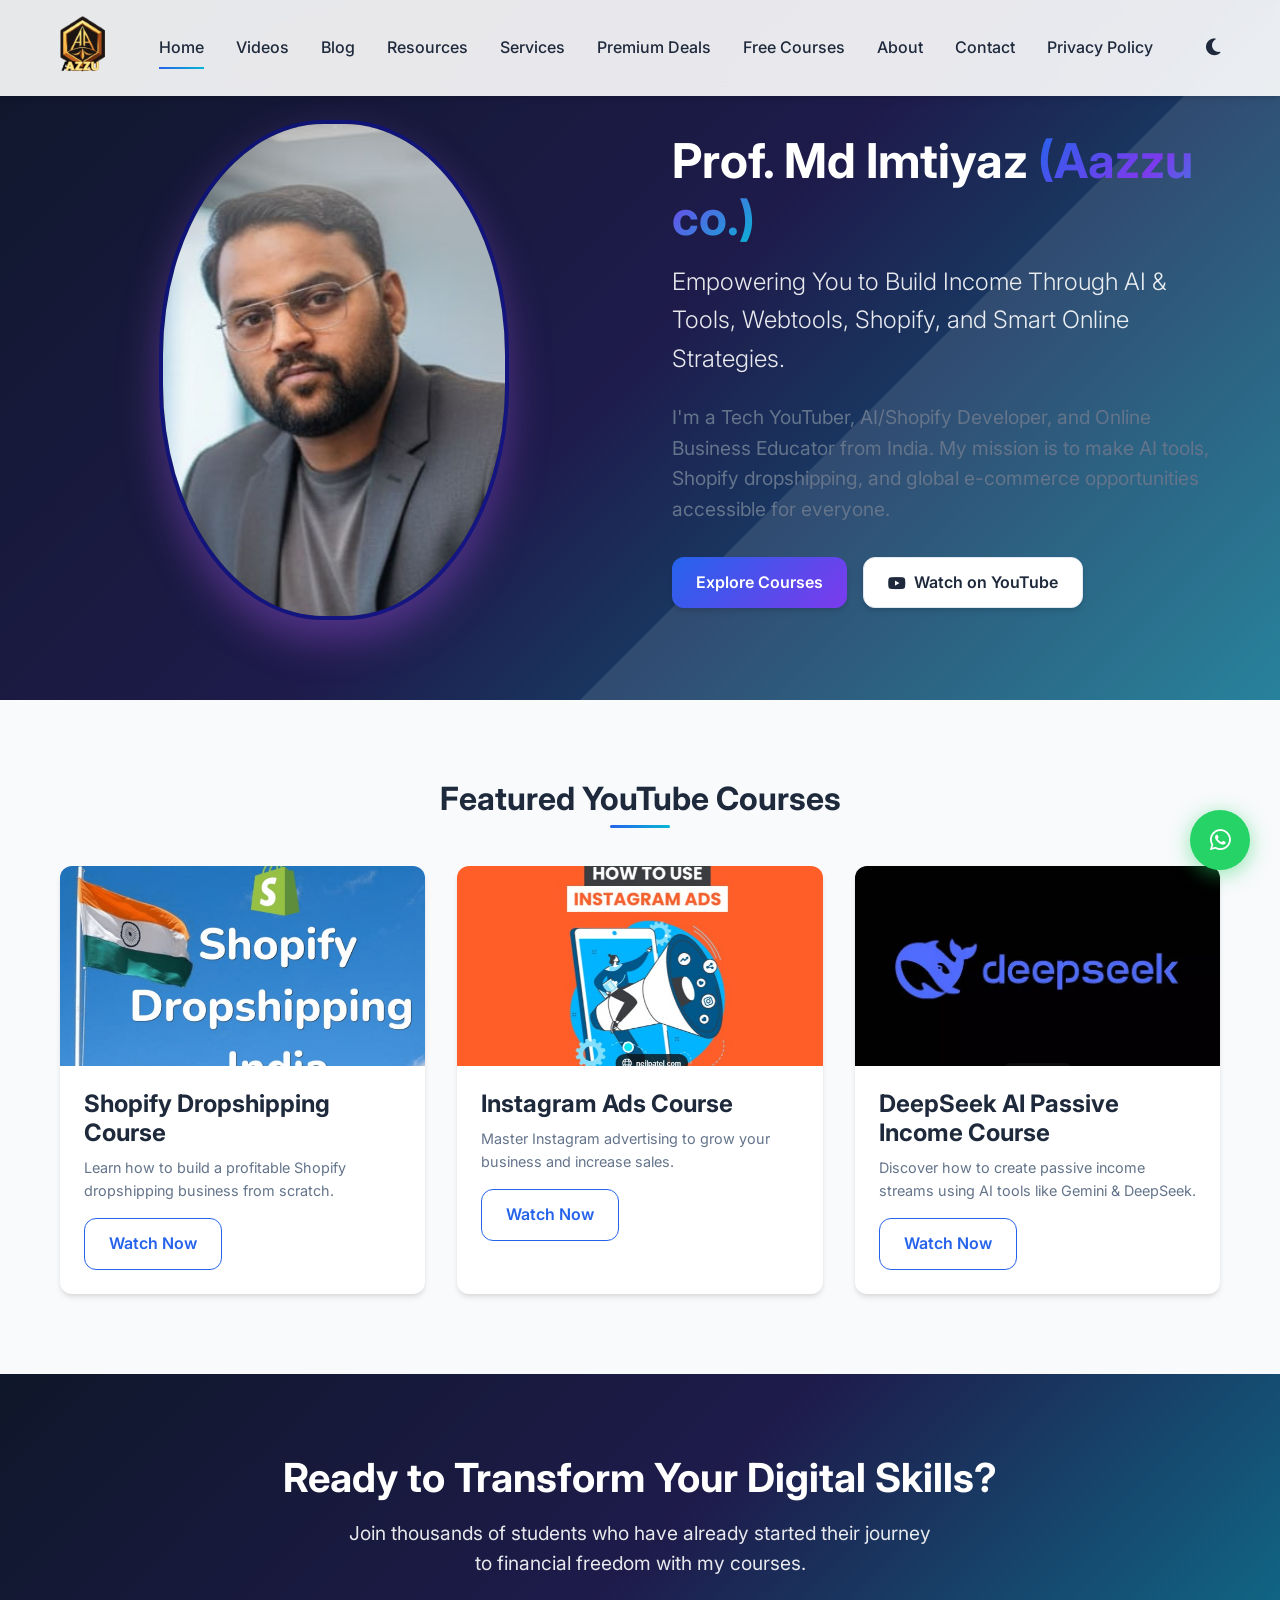
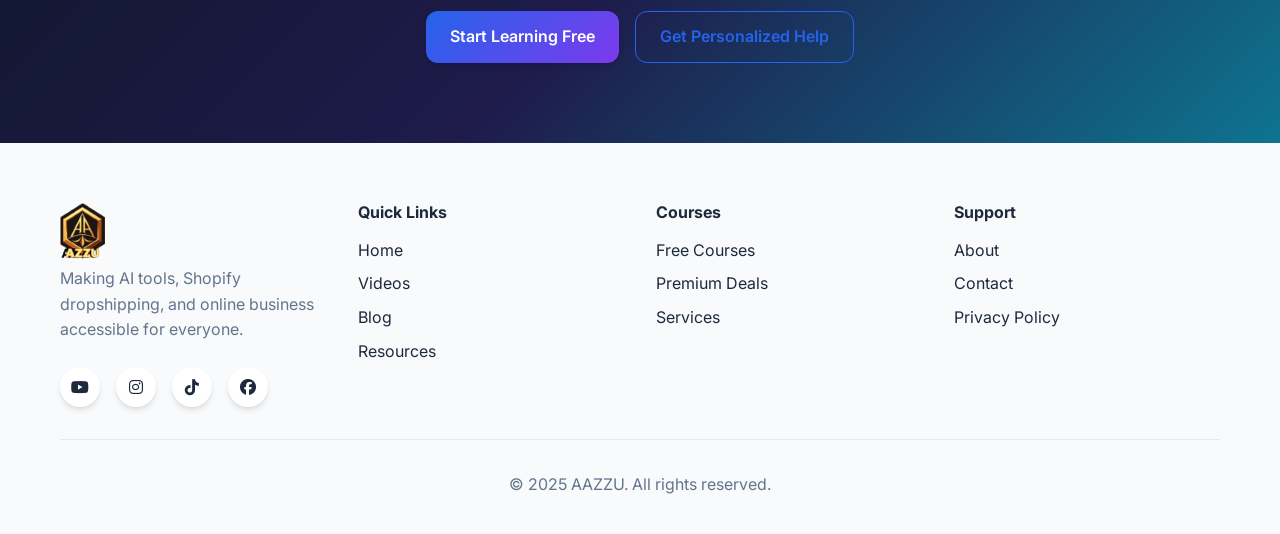
<file: index.html>
<!DOCTYPE html>
<html lang="en">
<head>
    <meta charset="UTF-8">
    <meta name="viewport" content="width=device-width, initial-scale=1.0">
    <title>AAZZU | AI, by Md Imtiyaz</title>
    <link rel="stylesheet" href="style.css">
    <link rel="preconnect" href="https://fonts.googleapis.com">
    <link rel="preconnect" href="https://fonts.gstatic.com" crossorigin>
    <link href="https://fonts.googleapis.com/css2?family=Inter:wght@300;400;500;600;700&display=swap" rel="stylesheet">
    <link rel="stylesheet" href="https://cdnjs.cloudflare.com/ajax/libs/font-awesome/6.4.0/css/all.min.css">
</head>
<body>
    <!-- Navigation -->
    <nav class="navbar">
        <div class="nav-container">
            <div class="nav-logo">
                <img src="assets/logo.png" alt="logo">
            </div>
            <div class="nav-menu" id="nav-menu">
                <a href="index.html" class="nav-link active">Home</a>
                <a href="videos.html" class="nav-link">Videos</a>
                <a href="blog.html" class="nav-link">Blog</a>
                <a href="resources.html" class="nav-link">Resources</a>
                <a href="services.html" class="nav-link">Services</a>
                <a href="premium-deals.html" class="nav-link">Premium Deals</a>
                <a href="free-courses.html" class="nav-link">Free Courses</a>
                <a href="about.html" class="nav-link">About</a>
                <a href="contact.html" class="nav-link">Contact</a>
                <a href="privacy-policy.html" class="nav-link active">Privacy Policy</a>
            </div>
            <div class="nav-toggle" id="nav-toggle">
                <span class="bar"></span>
                <span class="bar"></span>
                <span class="bar"></span>
            </div>
            <div class="theme-toggle">
                <i class="fas fa-moon" id="theme-icon"></i>
            </div>
        </div>
    </nav>

    <!-- Hero Section -->
    <section class="hero">
        <div class="container">
            <div class="hero-content">
                <div class="hero-image" data-aos="fade-up">
                    <div class="profile-img">
                        <img src="assets/Akki.jpg" alt="Md Imtiyaz (Aazzu)">
                    </div>
                </div>
                <div class="hero-text" data-aos="fade-up" data-aos-delay="200">
                    <h1>Prof. Md Imtiyaz <span class="gradient-text">(Aazzu co.)</span></h1>
                    <p class="tagline">Empowering You to Build Income Through AI & Tools, Webtools, Shopify, and Smart Online Strategies.</p>
                    <p class="intro">I'm a Tech YouTuber, AI/Shopify Developer, and Online Business Educator from India. My mission is to make AI tools, Shopify dropshipping, and global e-commerce opportunities accessible for everyone.</p>
                    <div class="hero-buttons">
                        <a href="free-courses.html" class="btn btn-primary">Explore Courses</a>
                        <a href="https://www.youtube.com/watch?v=UHNHgpcMjkw" class="btn btn-secondary">
                            <i class="fab fa-youtube"></i> Watch on YouTube
                        </a>
                    </div>
                </div>
            </div>
        </div>
    </section>

    <!-- Featured Courses Section -->
    <section class="featured-courses">
        <div class="container">
            <h2 class="section-title" data-aos="fade-up">Featured YouTube Courses</h2>
            <div class="courses-grid">
                <div class="course-card" data-aos="fade-up" data-aos-delay="100">
                    <div class="course-thumbnail">
                        <img src="assets/dropship.jpg" alt="Shopify Dropshipping Course">
                        <div class="course-overlay">
                            <a href="https://www.youtube.com/watch?" class="play-btn" target="_blank">
                                <i class="fas fa-play"></i>
                            </a>
                        </div>
                    </div>
                    <div class="course-content">
                        <h3>Shopify Dropshipping Course</h3>
                        <p>Learn how to build a profitable Shopify dropshipping business from scratch.</p>
                        <a href="https://www.youtube.com/watch?v=UHNHgpcMjkw" class="btn btn-outline" target="_blank">Watch Now</a>
                    </div>
                </div>

                <div class="course-card" data-aos="fade-up" data-aos-delay="200">
                    <div class="course-thumbnail">
                        <img src="assets/instagramADS.jpg" alt="Instagram Ads Course">
                        <div class="course-overlay">
                            <a href="https://www.youtube.com/watch?" class="play-btn" target="_blank">
                                <i class="fas fa-play"></i>
                            </a>
                        </div>
                    </div>
                    <div class="course-content">
                        <h3>Instagram Ads Course</h3>
                        <p>Master Instagram advertising to grow your business and increase sales.</p>
                        <a href="https://www.youtube.com/watch?" class="btn btn-outline" target="_blank">Watch Now</a>
                    </div>
                </div>

                <div class="course-card" data-aos="fade-up" data-aos-delay="300">
                    <div class="course-thumbnail">
                        <img src="assets/deepshik.jpg" alt="DeepSeek AI Passive Income Course">
                        <div class="course-overlay">
                            <a href="https://www.youtube.com/watch?" class="play-btn" target="_blank">
                                <i class="fas fa-play"></i>
                            </a>
                        </div>
                    </div>
                    <div class="course-content">
                        <h3>DeepSeek AI Passive Income Course</h3>
                        <p>Discover how to create passive income streams using AI tools like Gemini & DeepSeek.</p>
                        <a href="https://www.youtube.com/watch?" class="btn btn-outline" target="_blank">Watch Now</a>
                    </div>
                </div>
            </div>
        </div>
    </section>

    <!-- CTA Section -->
    <section class="cta-section">
        <div class="container">
            <div class="cta-content" data-aos="fade-up">
                <h2>Ready to Transform Your Digital Skills?</h2>
                <p>Join thousands of students who have already started their journey to financial freedom with my courses.</p>
                <div class="cta-buttons">
                    <a href="free-courses.html" class="btn btn-primary">Start Learning Free</a>
                    <a href="contact.html" class="btn btn-outline">Get Personalized Help</a>
                </div>
            </div>
        </div>
    </section>

    <!-- Floating WhatsApp Button -->
    <a href="https://wa.me/+919576590698" class="whatsapp-float" target="_blank">
        <i class="fab fa-whatsapp"></i>
    </a>

    <!-- Scroll to Top Button -->
    <button class="scroll-to-top" id="scrollToTop">
        <i class="fas fa-chevron-up"></i>
    </button>

    <!-- Footer -->
    <footer class="footer">
        <div class="container">
            <div class="footer-content">
                <div class="footer-section">
                     <img src="assets/logo.png" alt="logo">
                    <p>Making AI tools, Shopify dropshipping, and online business accessible for everyone.</p>
                    <div class="social-links">
                        <a href="https://www.youtube.com" target="_blank"><i class="fab fa-youtube"></i></a>
                        <a href="https://www.instagram.com" target="_blank"><i class="fab fa-instagram"></i></a>
                        <a href="https://www.tiktok.com" target="_blank"><i class="fab fa-tiktok"></i></a>
                        <a href="https://www.facebook.com" target="_blank"><i class="fab fa-facebook"></i></a>
                    </div>
                </div>
                <div class="footer-section">
                    <h4>Quick Links</h4>
                    <ul>
                        <li><a href="index.html">Home</a></li>
                        <li><a href="videos.html">Videos</a></li>
                        <li><a href="blog.html">Blog</a></li>
                        <li><a href="resources.html">Resources</a></li>
                    </ul>
                </div>
                <div class="footer-section">
                    <h4>Courses</h4>
                    <ul>
                        <li><a href="free-courses.html">Free Courses</a></li>
                        <li><a href="premium-deals.html">Premium Deals</a></li>
                        <li><a href="services.html">Services</a></li>
                    </ul>
                </div>
                <div class="footer-section">
                    <h4>Support</h4>
                    <ul>
                        <li><a href="about.html">About</a></li>
                        <li><a href="contact.html">Contact</a></li>
                        <li><a href="privacy-policy.html">Privacy Policy</a></li>
                    </ul>
                </div>
            </div>
            <div class="footer-bottom">
                <p>&copy; 2025 AAZZU. All rights reserved.</p>
            </div>
        </div>
    </footer>

    <script src="main.js"></script>
</body>
</html>
</file>
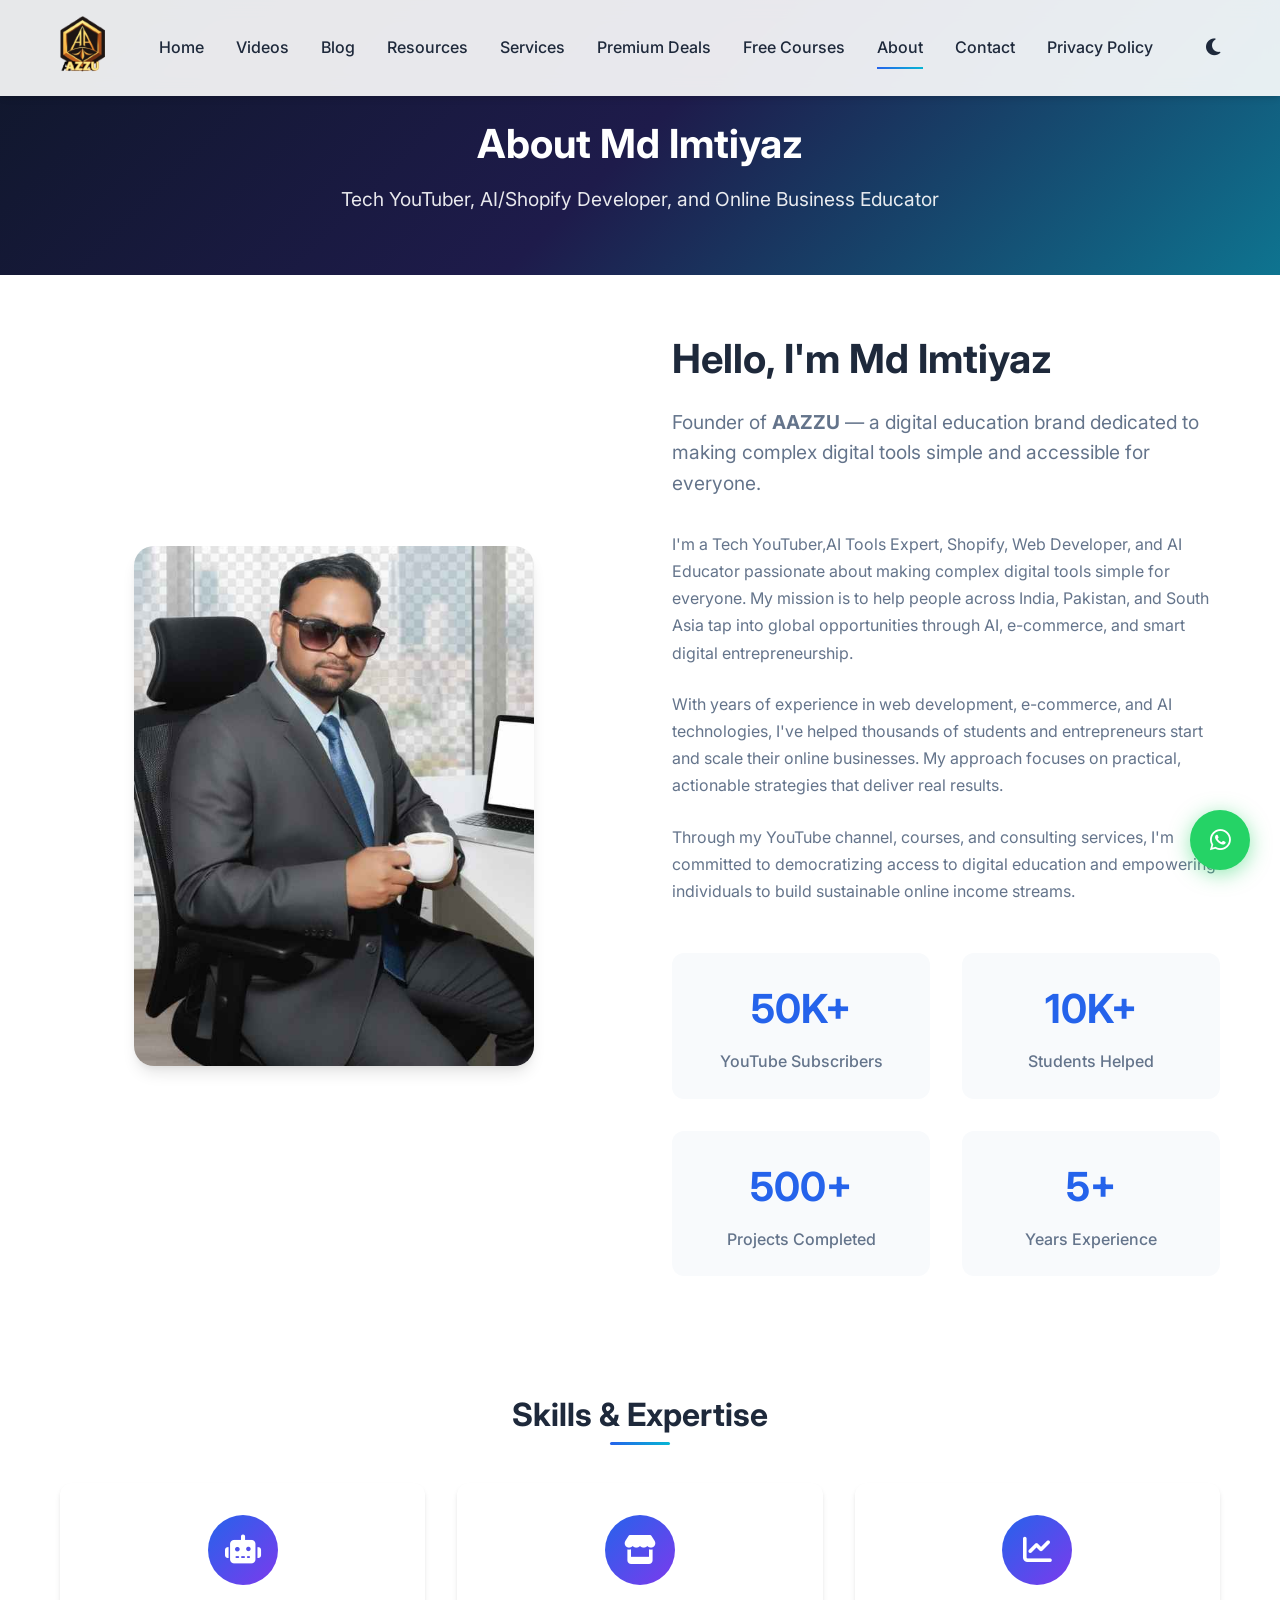
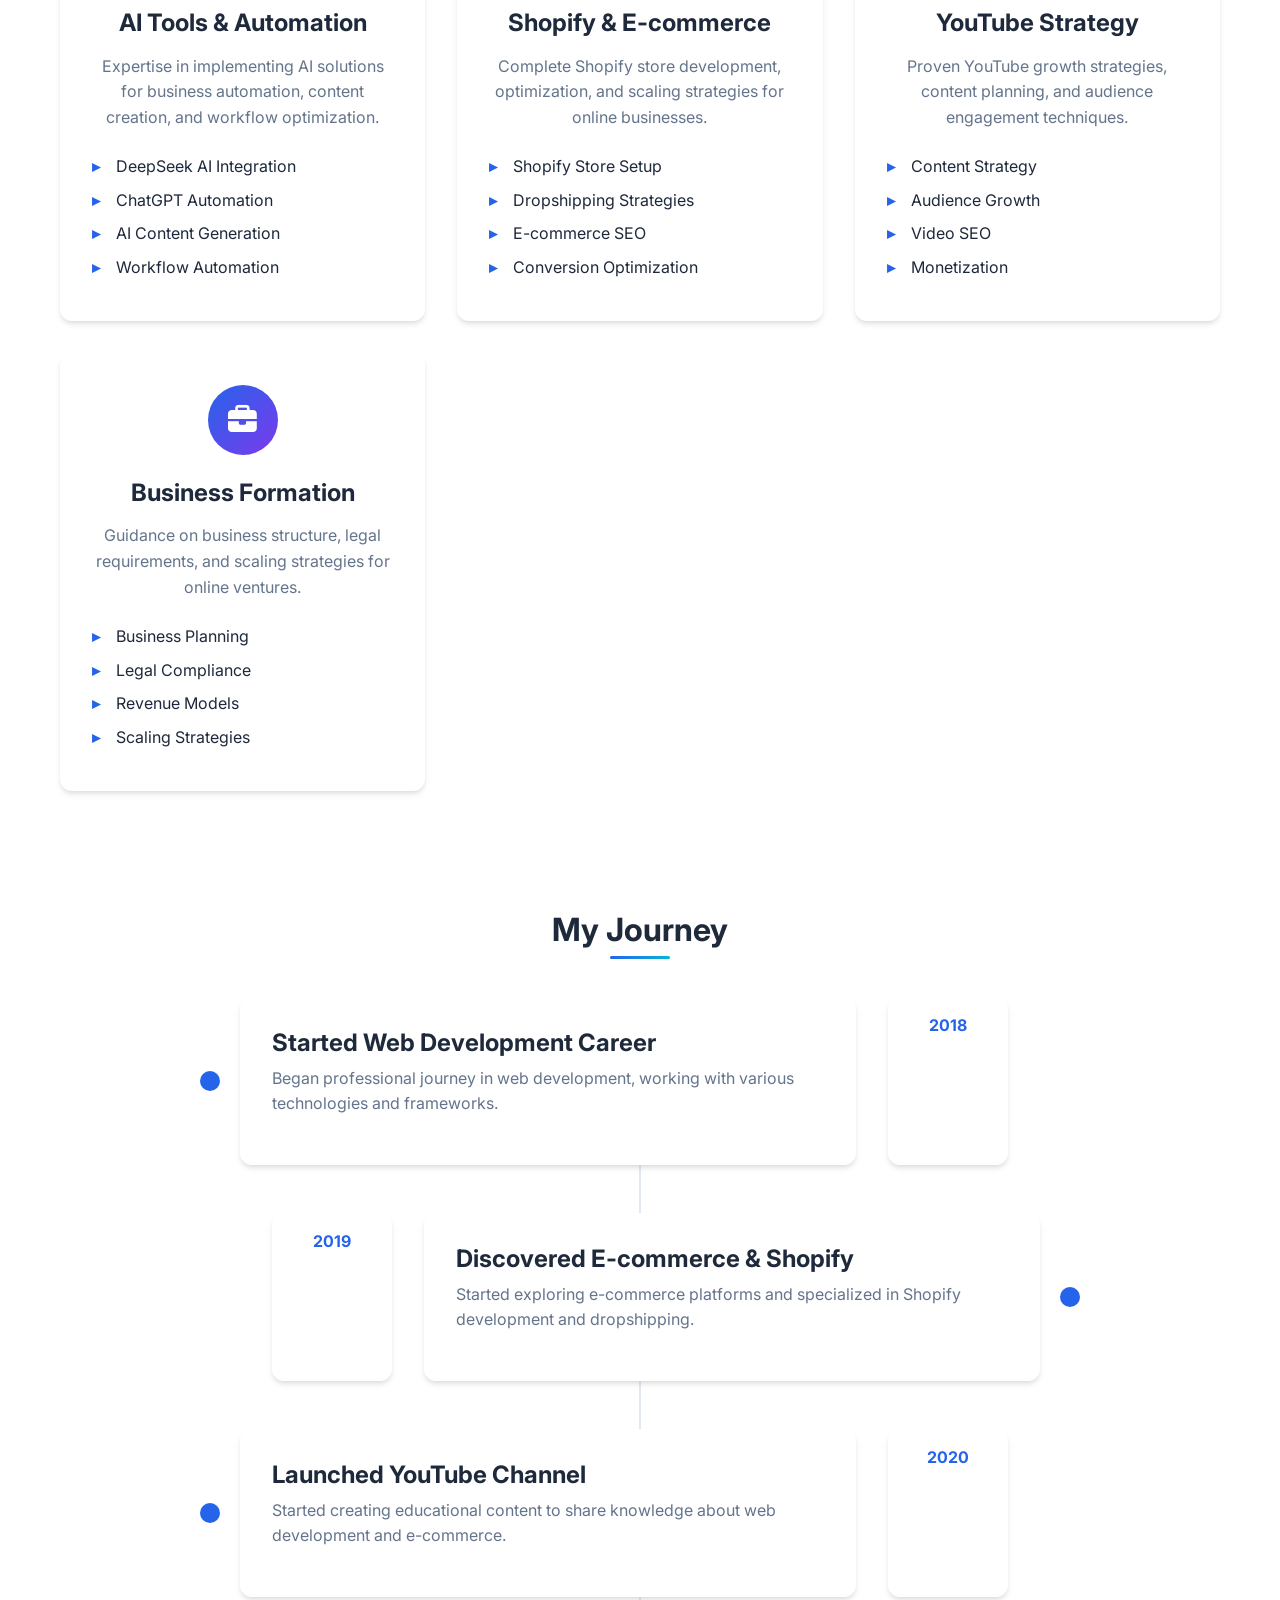
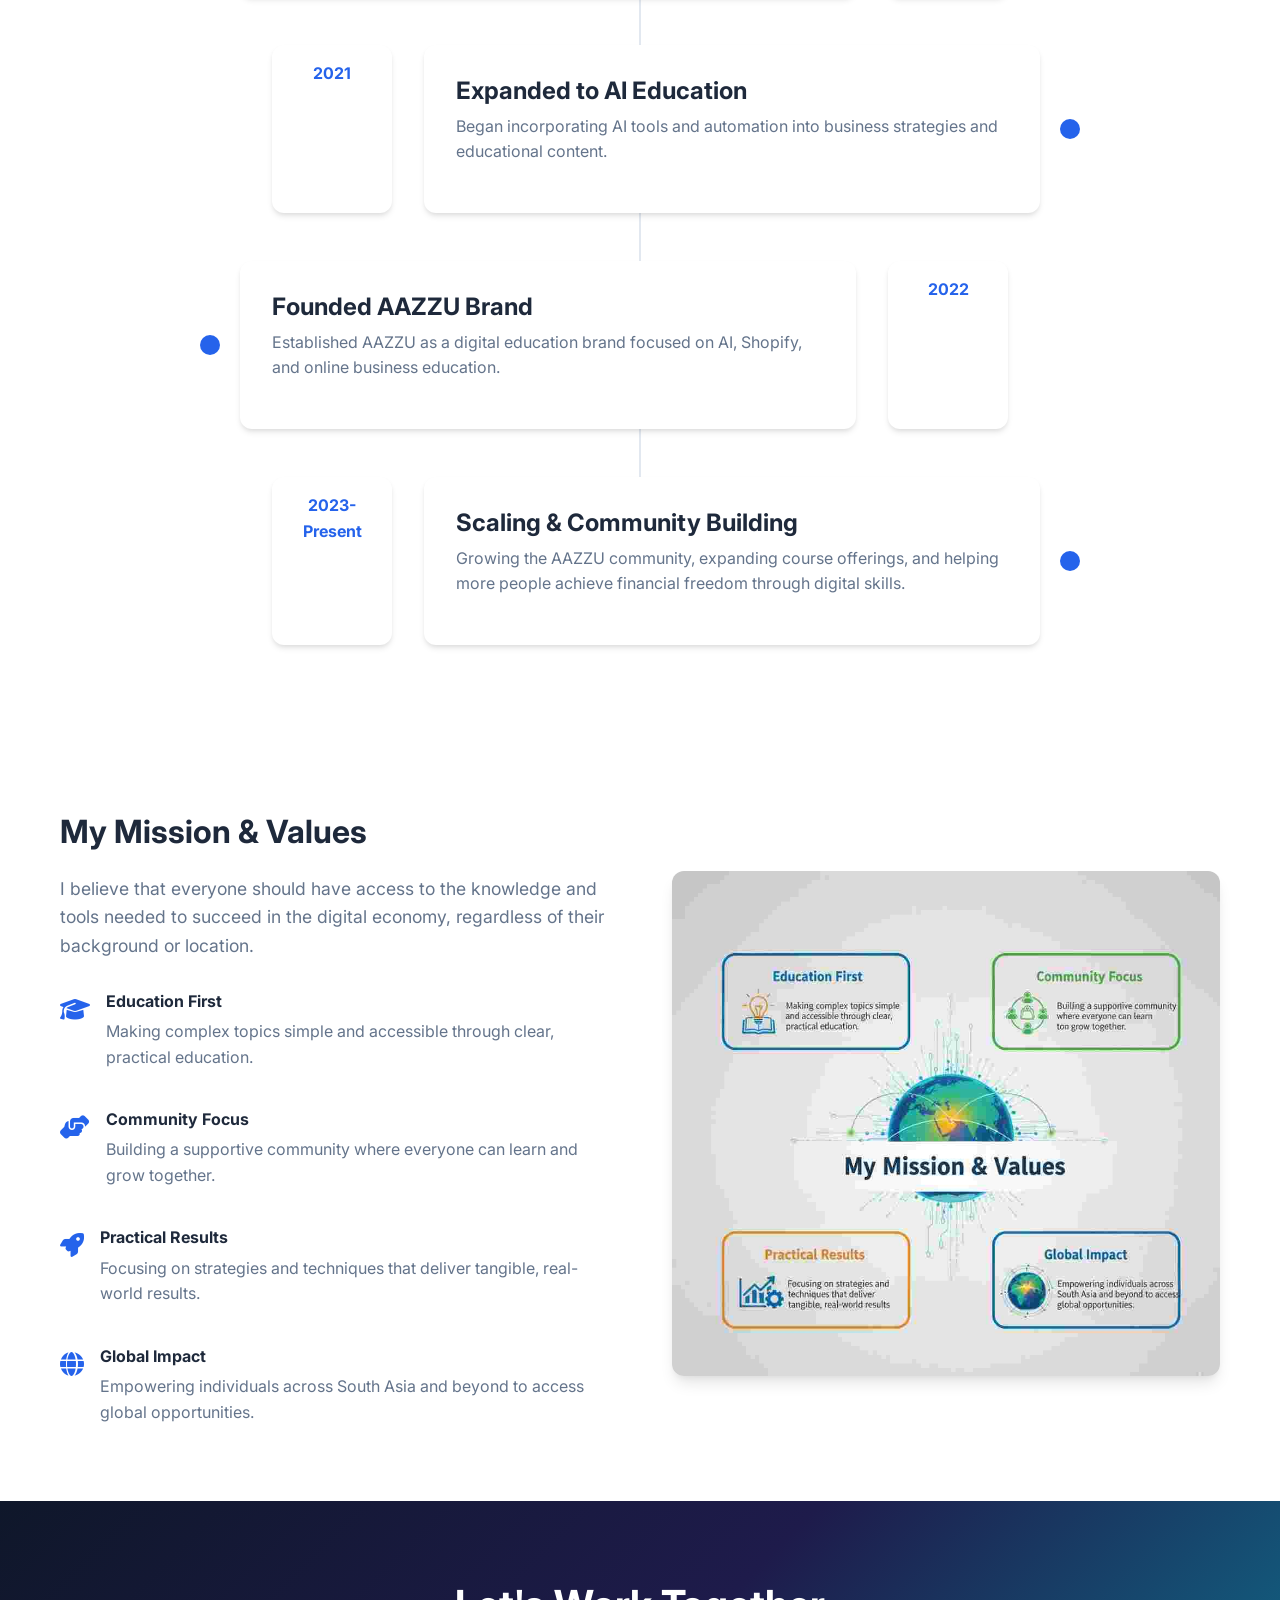
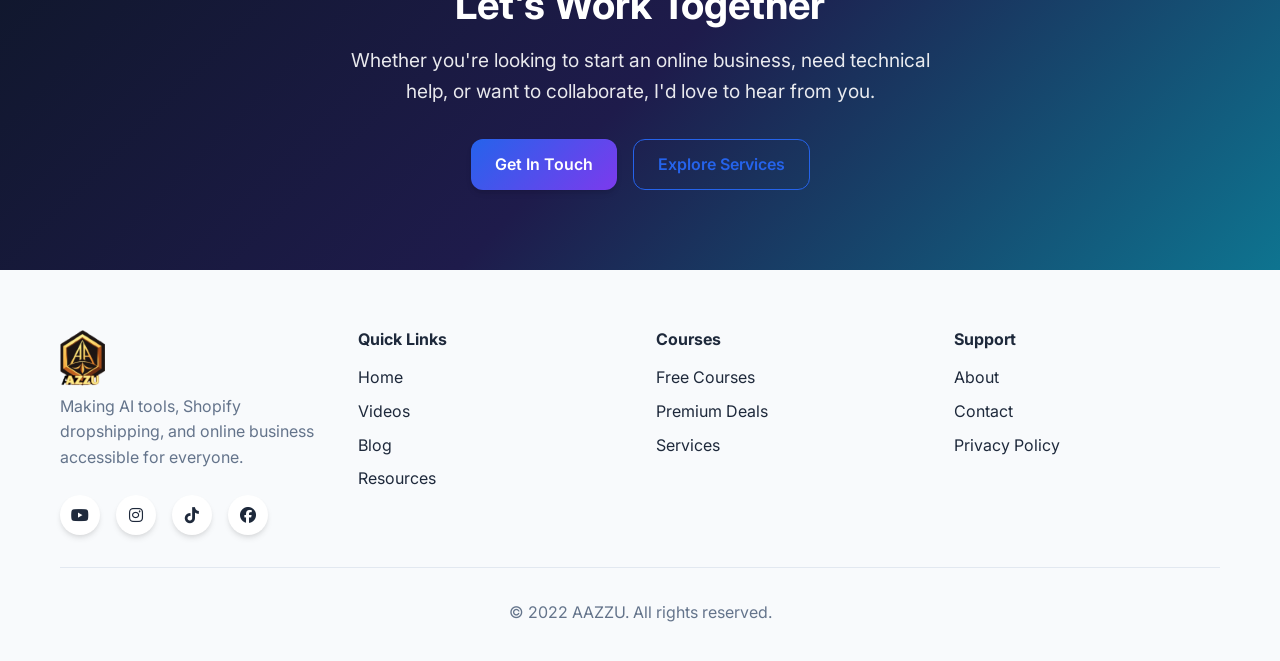
<file: about.html>
<!DOCTYPE html>
<html lang="en">
<head>
    <meta charset="UTF-8">
    <meta name="viewport" content="width=device-width, initial-scale=1.0">
    <title>About - AAZZU | Md Imtiyaz - Tech YouTuber & AI Educator</title>
    <link rel="stylesheet" href="style.css">
    <link rel="preconnect" href="https://fonts.googleapis.com">
    <link rel="preconnect" href="https://fonts.gstatic.com" crossorigin>
    <link href="https://fonts.googleapis.com/css2?family=Inter:wght@300;400;500;600;700&display=swap" rel="stylesheet">
    <link rel="stylesheet" href="https://cdnjs.cloudflare.com/ajax/libs/font-awesome/6.4.0/css/all.min.css">
</head>
<body>
    <!-- Navigation -->
    <nav class="navbar">
        <div class="nav-container">
            <div class="nav-logo">
                  <img src="assets/logo.png" alt="logo">
            </div>
            <div class="nav-menu" id="nav-menu">
                <a href="index.html" class="nav-link">Home</a>
                <a href="videos.html" class="nav-link">Videos</a>
                <a href="blog.html" class="nav-link">Blog</a>
                <a href="resources.html" class="nav-link">Resources</a>
                <a href="services.html" class="nav-link">Services</a>
                <a href="premium-deals.html" class="nav-link">Premium Deals</a>
                <a href="free-courses.html" class="nav-link">Free Courses</a>
                <a href="about.html" class="nav-link active">About</a>
                <a href="contact.html" class="nav-link">Contact</a>
                <a href="privacy-policy.html" class="nav-link active">Privacy Policy</a>
            </div>
            <div class="nav-toggle" id="nav-toggle">
                <span class="bar"></span>
                <span class="bar"></span>
                <span class="bar"></span>
            </div>
            <div class="theme-toggle">
                <i class="fas fa-moon" id="theme-icon"></i>
            </div>
        </div>
    </nav>

    <!-- Page Header -->
    <section class="page-header">
        <div class="container">
            <h1 data-aos="fade-up">About Md Imtiyaz </h1>
            <p data-aos="fade-up" data-aos-delay="100">Tech YouTuber, AI/Shopify Developer, and Online Business Educator</p>
        </div>
    </section>

    <!-- About Section -->
    <section class="about-section">
        <div class="container">
            <div class="about-content">
                <div class="about-image" data-aos="fade-right">
                    <div class="profile-large">
                        <img src="assets/myimg.jpg" alt="Md Imtiyaz (Aazzu)">
                    </div>
                </div>
                <div class="about-text" data-aos="fade-left">
                    <h2>Hello, I'm Md Imtiyaz</h2>
                    <p class="intro">Founder of <strong>AAZZU</strong> — a digital education brand dedicated to making complex digital tools simple and accessible for everyone.</p>
                    
                    <div class="bio-content">
                        <p>I'm a Tech YouTuber,AI Tools Expert, Shopify, Web Developer, and AI Educator passionate about making complex digital tools simple for everyone. My mission is to help people across India, Pakistan, and South Asia tap into global opportunities through AI, e-commerce, and smart digital entrepreneurship.</p>
                        
                        <p>With years of experience in web development, e-commerce, and AI technologies, I've helped thousands of students and entrepreneurs start and scale their online businesses. My approach focuses on practical, actionable strategies that deliver real results.</p>
                        
                        <p>Through my YouTube channel, courses, and consulting services, I'm committed to democratizing access to digital education and empowering individuals to build sustainable online income streams.</p>
                    </div>

                    <div class="about-stats">
                        <div class="stat-item">
                            <div class="stat-number">50K+</div>
                            <div class="stat-label">YouTube Subscribers</div>
                        </div>
                        <div class="stat-item">
                            <div class="stat-number">10K+</div>
                            <div class="stat-label">Students Helped</div>
                        </div>
                        <div class="stat-item">
                            <div class="stat-number">500+</div>
                            <div class="stat-label">Projects Completed</div>
                        </div>
                        <div class="stat-item">
                            <div class="stat-number">5+</div>
                            <div class="stat-label">Years Experience</div>
                        </div>
                    </div>
                </div>
            </div>
        </div>
    </section>

    <!-- Skills & Expertise -->
    <section class="skills-section bg-light">
        <div class="container">
            <h2 class="section-title" data-aos="fade-up">Skills & Expertise</h2>
            <div class="skills-grid">
                <div class="skill-category" data-aos="fade-up">
                    <div class="skill-icon">
                        <i class="fas fa-robot"></i>
                    </div>
                    <h3>AI Tools & Automation</h3>
                    <p>Expertise in implementing AI solutions for business automation, content creation, and workflow optimization.</p>
                    <ul class="skill-list">
                        <li>DeepSeek AI Integration</li>
                        <li>ChatGPT Automation</li>
                        <li>AI Content Generation</li>
                        <li>Workflow Automation</li>
                    </ul>
                </div>

                <div class="skill-category" data-aos="fade-up" data-aos-delay="100">
                    <div class="skill-icon">
                        <i class="fas fa-store"></i>
                    </div>
                    <h3>Shopify & E-commerce</h3>
                    <p>Complete Shopify store development, optimization, and scaling strategies for online businesses.</p>
                    <ul class="skill-list">
                        <li>Shopify Store Setup</li>
                        <li>Dropshipping Strategies</li>
                        <li>E-commerce SEO</li>
                        <li>Conversion Optimization</li>
                    </ul>
                </div>

                <div class="skill-category" data-aos="fade-up" data-aos-delay="200">
                    <div class="skill-icon">
                        <i class="fas fa-chart-line"></i>
                    </div>
                    <h3>YouTube Strategy</h3>
                    <p>Proven YouTube growth strategies, content planning, and audience engagement techniques.</p>
                    <ul class="skill-list">
                        <li>Content Strategy</li>
                        <li>Audience Growth</li>
                        <li>Video SEO</li>
                        <li>Monetization</li>
                    </ul>
                </div>

                <div class="skill-category" data-aos="fade-up">
                    <div class="skill-icon">
                        <i class="fas fa-briefcase"></i>
                    </div>
                    <h3>Business Formation</h3>
                    <p>Guidance on business structure, legal requirements, and scaling strategies for online ventures.</p>
                    <ul class="skill-list">
                        <li>Business Planning</li>
                        <li>Legal Compliance</li>
                        <li>Revenue Models</li>
                        <li>Scaling Strategies</li>
                    </ul>
                </div>
            </div>
        </div>
    </section>

    <!-- Journey Timeline -->
    <section class="timeline-section">
        <div class="container">
            <h2 class="section-title" data-aos="fade-up">My Journey</h2>
            <div class="timeline">
                <div class="timeline-item" data-aos="fade-up">
                    <div class="timeline-date">2018</div>
                    <div class="timeline-content">
                        <h3>Started Web Development Career</h3>
                        <p>Began professional journey in web development, working with various technologies and frameworks.</p>
                    </div>
                </div>

                <div class="timeline-item" data-aos="fade-up" data-aos-delay="100">
                    <div class="timeline-date">2019</div>
                    <div class="timeline-content">
                        <h3>Discovered E-commerce & Shopify</h3>
                        <p>Started exploring e-commerce platforms and specialized in Shopify development and dropshipping.</p>
                    </div>
                </div>

                <div class="timeline-item" data-aos="fade-up" data-aos-delay="200">
                    <div class="timeline-date">2020</div>
                    <div class="timeline-content">
                        <h3>Launched YouTube Channel</h3>
                        <p>Started creating educational content to share knowledge about web development and e-commerce.</p>
                    </div>
                </div>

                <div class="timeline-item" data-aos="fade-up" data-aos-delay="300">
                    <div class="timeline-date">2021</div>
                    <div class="timeline-content">
                        <h3>Expanded to AI Education</h3>
                        <p>Began incorporating AI tools and automation into business strategies and educational content.</p>
                    </div>
                </div>

                <div class="timeline-item" data-aos="fade-up" data-aos-delay="400">
                    <div class="timeline-date">2022</div>
                    <div class="timeline-content">
                        <h3>Founded AAZZU Brand</h3>
                        <p>Established AAZZU as a digital education brand focused on AI, Shopify, and online business education.</p>
                    </div>
                </div>

                <div class="timeline-item" data-aos="fade-up" data-aos-delay="500">
                    <div class="timeline-date">2023-Present</div>
                    <div class="timeline-content">
                        <h3>Scaling & Community Building</h3>
                        <p>Growing the AAZZU community, expanding course offerings, and helping more people achieve financial freedom through digital skills.</p>
                    </div>
                </div>
            </div>
        </div>
    </section>

    <!-- Mission & Values -->
    <section class="mission-section bg-light">
        <div class="container">
            <div class="mission-content">
                <div class="mission-text" data-aos="fade-right">
                    <h2>My Mission & Values</h2>
                    <p>I believe that everyone should have access to the knowledge and tools needed to succeed in the digital economy, regardless of their background or location.</p>
                    
                    <div class="values-list">
                        <div class="value-item">
                            <i class="fas fa-graduation-cap"></i>
                            <div>
                                <h4>Education First</h4>
                                <p>Making complex topics simple and accessible through clear, practical education.</p>
                            </div>
                        </div>
                        
                        <div class="value-item">
                            <i class="fas fa-hands-helping"></i>
                            <div>
                                <h4>Community Focus</h4>
                                <p>Building a supportive community where everyone can learn and grow together.</p>
                            </div>
                        </div>
                        
                        <div class="value-item">
                            <i class="fas fa-rocket"></i>
                            <div>
                                <h4>Practical Results</h4>
                                <p>Focusing on strategies and techniques that deliver tangible, real-world results.</p>
                            </div>
                        </div>
                        
                        <div class="value-item">
                            <i class="fas fa-globe"></i>
                            <div>
                                <h4>Global Impact</h4>
                                <p>Empowering individuals across South Asia and beyond to access global opportunities.</p>
                            </div>
                        </div>
                    </div>
                </div>
                
                <div class="mission-image" data-aos="fade-left">
                    <img src="assets/mymiss.jpeg" alt="Aazzu Mission">
                </div>
            </div>
        </div>
    </section>

    <!-- CTA Section -->
    <section class="cta-section">
        <div class="container">
            <div class="cta-content" data-aos="fade-up">
                <h2>Let's Work Together</h2>
                <p>Whether you're looking to start an online business, need technical help, or want to collaborate, I'd love to hear from you.</p>
                <div class="cta-buttons">
                    <a href="contact.html" class="btn btn-primary">Get In Touch</a>
                    <a href="services.html" class="btn btn-outline">Explore Services</a>
                </div>
            </div>
        </div>
    </section>

    <!-- Floating WhatsApp Button -->
    <a href="https://wa.me/+919576590698" class="whatsapp-float" target="_blank">
        <i class="fab fa-whatsapp"></i>
    </a>

    <!-- Scroll to Top Button -->
    <button class="scroll-to-top" id="scrollToTop">
        <i class="fas fa-chevron-up"></i>
    </button>

    <!-- Footer -->
    <footer class="footer">
        <div class="container">
            <div class="footer-content">
                <div class="footer-section">
                   <img src="assets/logo.png" alt="logo">
                    <p>Making AI tools, Shopify dropshipping, and online business accessible for everyone.</p>
                    <div class="social-links">
                        <a href="https://www.youtube.com" target="_blank"><i class="fab fa-youtube"></i></a>
                        <a href="https://www.instagram.com" target="_blank"><i class="fab fa-instagram"></i></a>
                        <a href="https://www.tiktok.com" target="_blank"><i class="fab fa-tiktok"></i></a>
                        <a href="https://www.facebook.com" target="_blank"><i class="fab fa-facebook"></i></a>
                    </div>
                </div>
                <div class="footer-section">
                    <h4>Quick Links</h4>
                    <ul>
                        <li><a href="index.html">Home</a></li>
                        <li><a href="videos.html">Videos</a></li>
                        <li><a href="blog.html">Blog</a></li>
                        <li><a href="resources.html">Resources</a></li>
                    </ul>
                </div>
                <div class="footer-section">
                    <h4>Courses</h4>
                    <ul>
                        <li><a href="free-courses.html">Free Courses</a></li>
                        <li><a href="premium-deals.html">Premium Deals</a></li>
                        <li><a href="services.html">Services</a></li>
                    </ul>
                </div>
                <div class="footer-section">
                    <h4>Support</h4>
                    <ul>
                        <li><a href="about.html">About</a></li>
                        <li><a href="contact.html">Contact</a></li>
                        <li><a href="privacy-policy.html">Privacy Policy</a></li>
                    </ul>
                </div>
            </div>
            <div class="footer-bottom">
                <p>&copy; 2022 AAZZU. All rights reserved.</p>
            </div>
        </div>
    </footer>

    <script src="main.js"></script>
</body>
</html>
</file>
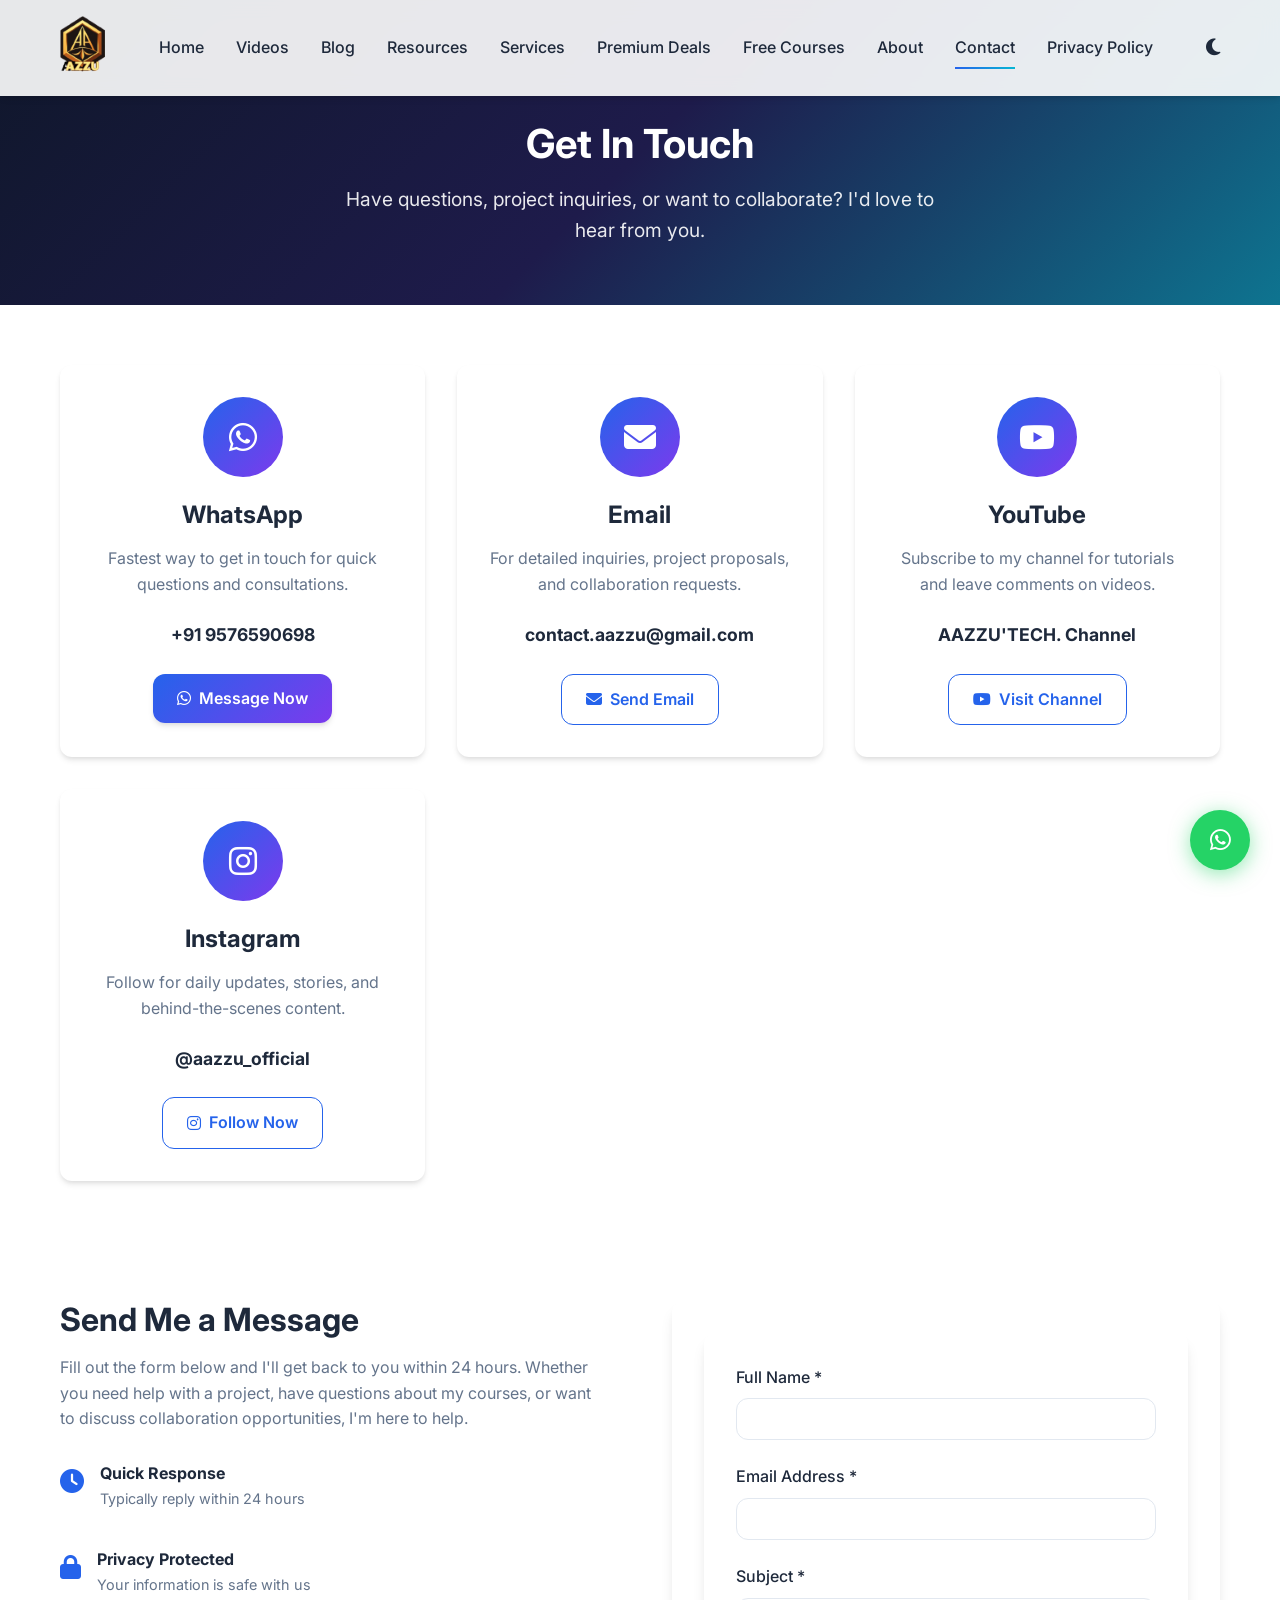
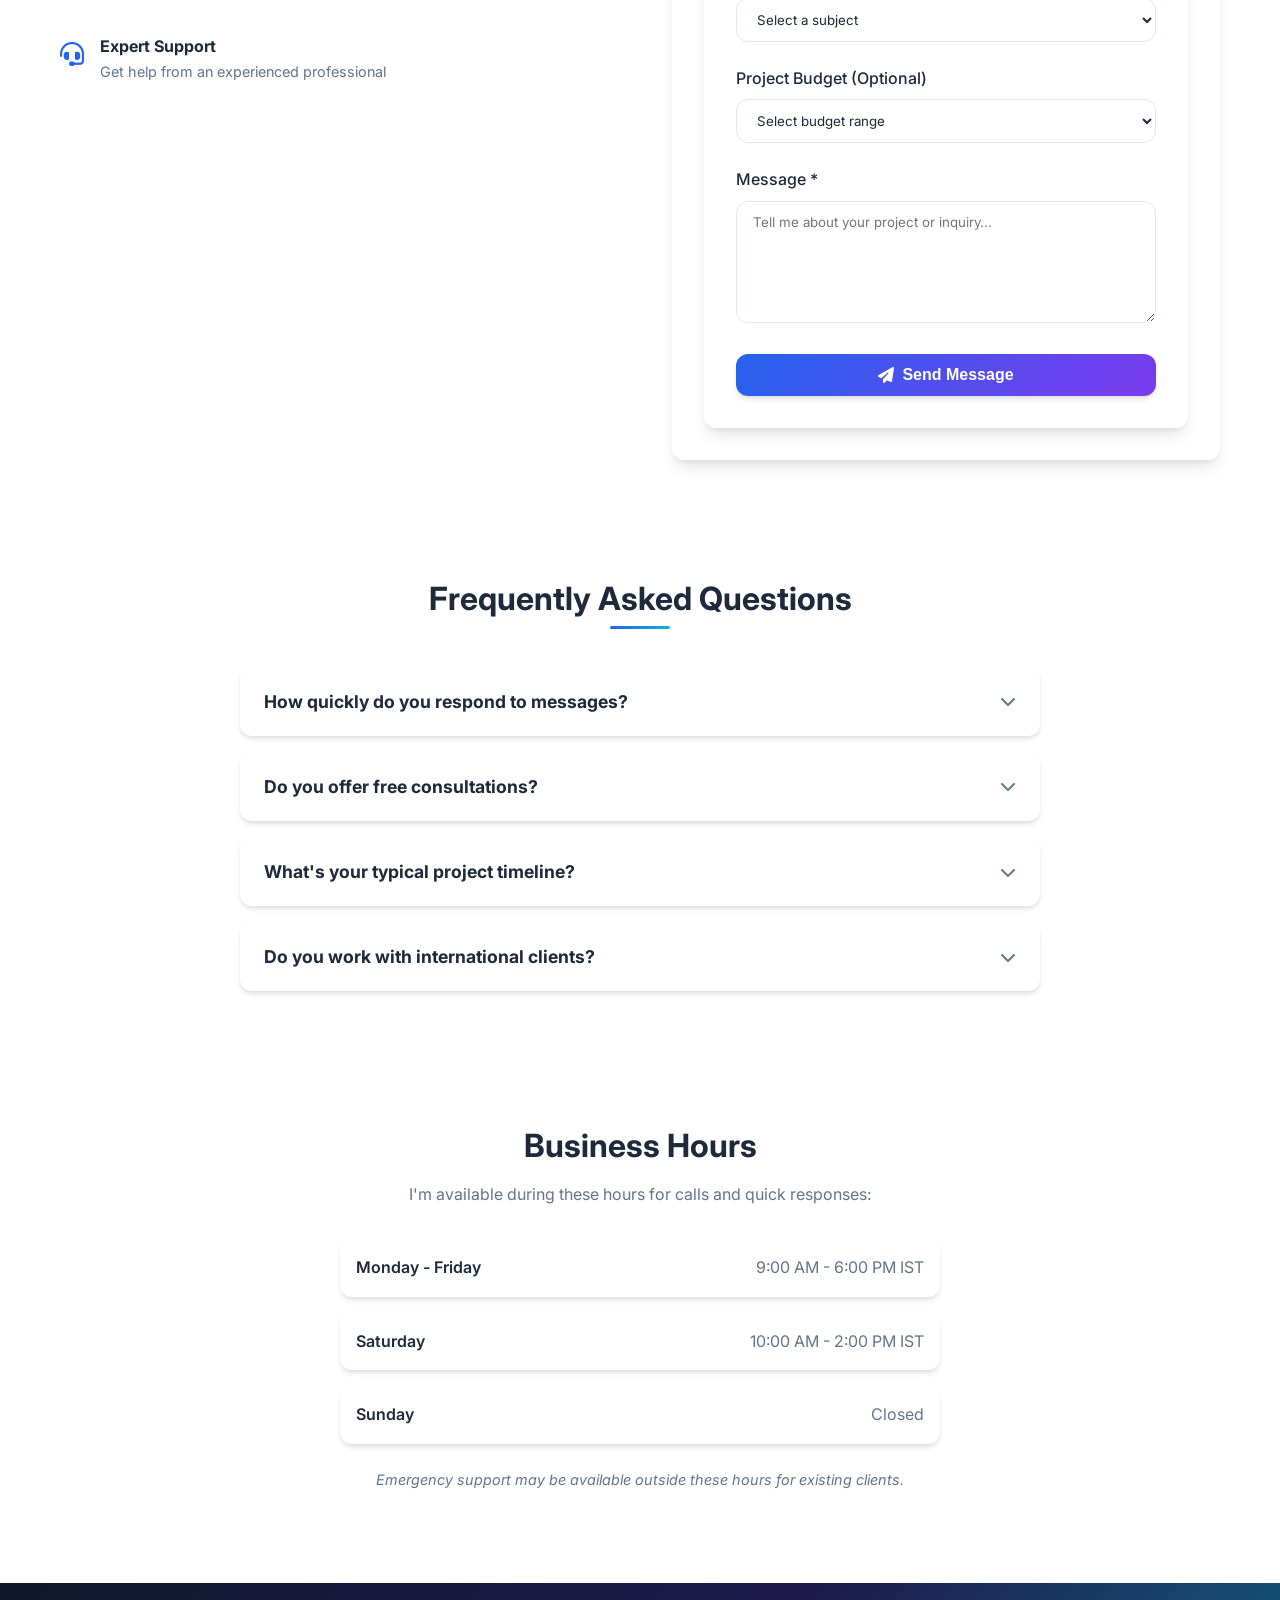
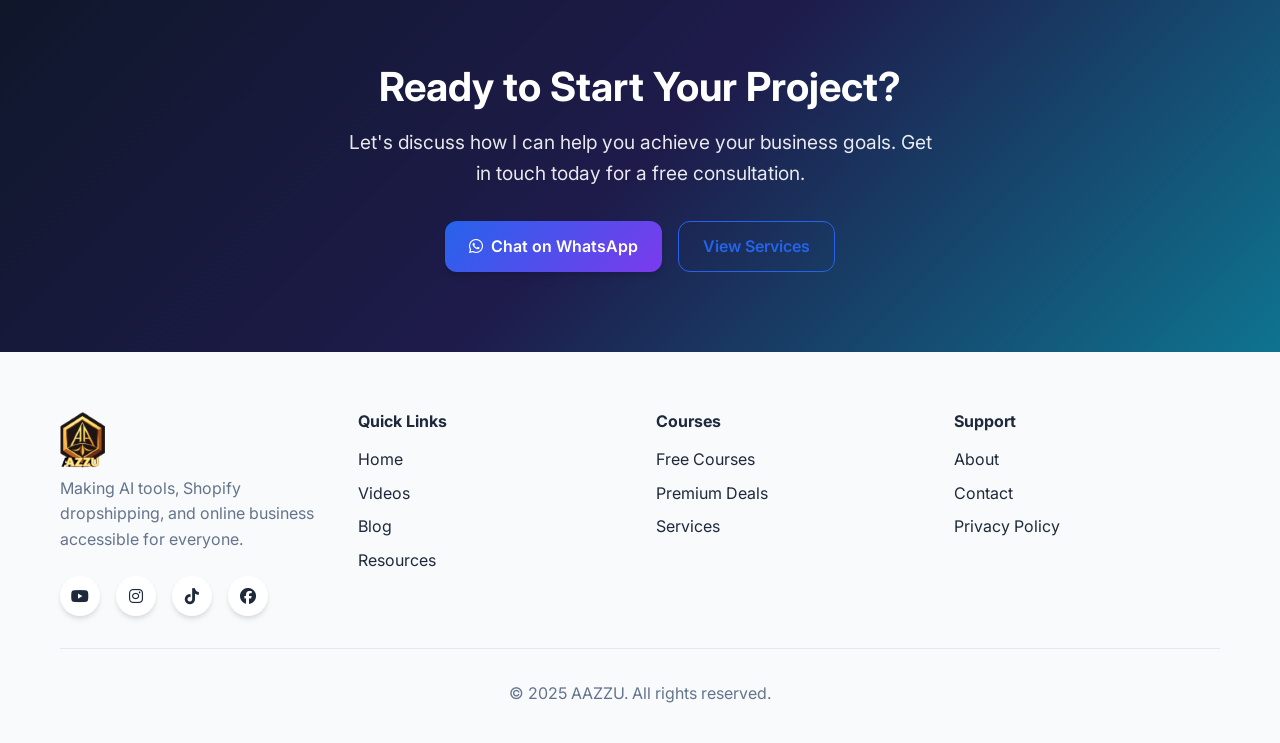
<file: contact.html>
<!DOCTYPE html>
<html lang="en">
<head>
    <meta charset="UTF-8">
    <meta name="viewport" content="width=device-width, initial-scale=1.0">
    <title>Contact - AAZZU | Get in Touch with Md Imtiyaz</title>
    <link rel="stylesheet" href="style.css">
    <link rel="preconnect" href="https://fonts.googleapis.com">
    <link rel="preconnect" href="https://fonts.gstatic.com" crossorigin>
    <link href="https://fonts.googleapis.com/css2?family=Inter:wght@300;400;500;600;700&display=swap" rel="stylesheet">
    <link rel="stylesheet" href="https://cdnjs.cloudflare.com/ajax/libs/font-awesome/6.4.0/css/all.min.css">
</head>
<body>
    <!-- Navigation -->
    <nav class="navbar">
        <div class="nav-container">
            <div class="nav-logo">
                <img src="assets/logo.png" alt="logo">
            </div>
            <div class="nav-menu" id="nav-menu">
                <a href="index.html" class="nav-link">Home</a>
                <a href="videos.html" class="nav-link">Videos</a>
                <a href="blog.html" class="nav-link">Blog</a>
                <a href="resources.html" class="nav-link">Resources</a>
                <a href="services.html" class="nav-link">Services</a>
                <a href="premium-deals.html" class="nav-link">Premium Deals</a>
                <a href="free-courses.html" class="nav-link">Free Courses</a>
                <a href="about.html" class="nav-link">About</a>
                <a href="contact.html" class="nav-link active">Contact</a>
                <a href="privacy-policy.html" class="nav-link active">Privacy Policy</a>
            </div>
            <div class="nav-toggle" id="nav-toggle">
                <span class="bar"></span>
                <span class="bar"></span>
                <span class="bar"></span>
            </div>
            <div class="theme-toggle">
                <i class="fas fa-moon" id="theme-icon"></i>
            </div>
        </div>
    </nav>

    <!-- Page Header -->
    <section class="page-header">
        <div class="container">
            <h1 data-aos="fade-up">Get In Touch</h1>
            <p data-aos="fade-up" data-aos-delay="100">Have questions, project inquiries, or want to collaborate? I'd love to hear from you.</p>
        </div>
    </section>

    <!-- Contact Methods -->
    <section class="contact-methods-section">
        <div class="container">
            <div class="contact-methods-grid">
                <div class="contact-method-card" data-aos="fade-up">
                    <div class="method-icon">
                        <i class="fab fa-whatsapp"></i>
                    </div>
                    <h3>WhatsApp</h3>
                    <p>Fastest way to get in touch for quick questions and consultations.</p>
                    <div class="contact-detail">
                        <strong>+91 9576590698</strong>
                    </div>
                    <a href="https://wa.me/+919576590698" class="btn btn-primary" target="_blank">
                        <i class="fab fa-whatsapp"></i> Message Now
                    </a>
                </div>

                <div class="contact-method-card" data-aos="fade-up" data-aos-delay="100">
                    <div class="method-icon">
                        <i class="fas fa-envelope"></i>
                    </div>
                    <h3>Email</h3>
                    <p>For detailed inquiries, project proposals, and collaboration requests.</p>
                    <div class="contact-detail">
                        <strong>contact.aazzu@gmail.com</strong>
                    </div>
                    <a href="mailto:contact.aazzu@gmail.com" class="btn btn-outline">
                        <i class="fas fa-envelope"></i> Send Email
                    </a>
                </div>

                <div class="contact-method-card" data-aos="fade-up" data-aos-delay="200">
                    <div class="method-icon">
                        <i class="fab fa-youtube"></i>
                    </div>
                    <h3>YouTube</h3>
                    <p>Subscribe to my channel for tutorials and leave comments on videos.</p>
                    <div class="contact-detail">
                        <strong>AAZZU'TECH. Channel</strong>
                    </div>
                    <a href="https://www.youtube.com" class="btn btn-outline" target="_blank">
                        <i class="fab fa-youtube"></i> Visit Channel
                    </a>
                </div>

                <div class="contact-method-card" data-aos="fade-up" data-aos-delay="300">
                    <div class="method-icon">
                        <i class="fab fa-instagram"></i>
                    </div>
                    <h3>Instagram</h3>
                    <p>Follow for daily updates, stories, and behind-the-scenes content.</p>
                    <div class="contact-detail">
                        <strong>@aazzu_official</strong>
                    </div>
                    <a href="https://www.instagram.com" class="btn btn-outline" target="_blank">
                        <i class="fab fa-instagram"></i> Follow Now
                    </a>
                </div>
            </div>
        </div>
    </section>

    <!-- Contact Form Section -->
    <section class="contact-form-section bg-light">
        <div class="container">
            <div class="contact-form-content">
                <div class="form-info" data-aos="fade-right">
                    <h2>Send Me a Message</h2>
                    <p>Fill out the form below and I'll get back to you within 24 hours. Whether you need help with a project, have questions about my courses, or want to discuss collaboration opportunities, I'm here to help.</p>
                    
                    <div class="form-features">
                        <div class="feature-item">
                            <i class="fas fa-clock"></i>
                            <div>
                                <h4>Quick Response</h4>
                                <p>Typically reply within 24 hours</p>
                            </div>
                        </div>
                        <div class="feature-item">
                            <i class="fas fa-lock"></i>
                            <div>
                                <h4>Privacy Protected</h4>
                                <p>Your information is safe with us</p>
                            </div>
                        </div>
                        <div class="feature-item">
                            <i class="fas fa-headset"></i>
                            <div>
                                <h4>Expert Support</h4>
                                <p>Get help from an experienced professional</p>
                            </div>
                        </div>
                    </div>
                </div>

                <div class="form-container" data-aos="fade-left">
                    <form id="contactForm" class="contact-form">
                        <div class="form-group">
                            <label for="name">Full Name *</label>
                            <input type="text" id="name" name="name" required>
                        </div>

                        <div class="form-group">
                            <label for="email">Email Address *</label>
                            <input type="email" id="email" name="email" required>
                        </div>

                        <div class="form-group">
                            <label for="subject">Subject *</label>
                            <select id="subject" name="subject" required>
                                <option value="">Select a subject</option>
                                <option value="general">General Inquiry</option>
                                <option value="service">Service Request</option>
                                <option value="collaboration">Collaboration</option>
                                <option value="support">Technical Support</option>
                                <option value="course">Course Question</option>
                                <option value="other">Other</option>
                            </select>
                        </div>

                        <div class="form-group">
                            <label for="budget">Project Budget (Optional)</label>
                            <select id="budget" name="budget">
                                <option value="">Select budget range</option>
                                <option value="under-500">Under $500</option>
                                <option value="500-1000">$500 - $1,000</option>
                                <option value="1000-2500">$1,000 - $2,500</option>
                                <option value="2500-5000">$2,500 - $5,000</option>
                                <option value="5000-plus">$5,000+</option>
                            </select>
                        </div>

                        <div class="form-group">
                            <label for="message">Message *</label>
                            <textarea id="message" name="message" rows="6" placeholder="Tell me about your project or inquiry..." required></textarea>
                        </div>

                        <button type="submit" class="btn btn-primary btn-full">
                            <i class="fas fa-paper-plane"></i> Send Message
                        </button>
                    </form>
                </div>
            </div>
        </div>
    </section>

    <!-- FAQ Section -->
    <section class="faq-section">
        <div class="container">
            <h2 class="section-title" data-aos="fade-up">Frequently Asked Questions</h2>
            <div class="faq-grid">
                <div class="faq-item" data-aos="fade-up">
                    <div class="faq-question">
                        <h3>How quickly do you respond to messages?</h3>
                        <i class="fas fa-chevron-down"></i>
                    </div>
                    <div class="faq-answer">
                        <p>I typically respond to all messages within 24 hours. WhatsApp messages usually get the fastest response, often within a few hours during business days.</p>
                    </div>
                </div>

                <div class="faq-item" data-aos="fade-up" data-aos-delay="100">
                    <div class="faq-question">
                        <h3>Do you offer free consultations?</h3>
                        <i class="fas fa-chevron-down"></i>
                    </div>
                    <div class="faq-answer">
                        <p>Yes, I offer free 15-minute discovery calls to discuss your project requirements and see if we're a good fit. For more detailed consultations, I offer paid sessions starting at $99/hour.</p>
                    </div>
                </div>

                <div class="faq-item" data-aos="fade-up" data-aos-delay="200">
                    <div class="faq-question">
                        <h3>What's your typical project timeline?</h3>
                        <i class="fas fa-chevron-down"></i>
                    </div>
                    <div class="faq-answer">
                        <p>Project timelines vary based on complexity. A standard Shopify store setup takes 3-5 days, while custom AI automation projects can take 2-4 weeks. I'll provide a detailed timeline during our initial consultation.</p>
                    </div>
                </div>

                <div class="faq-item" data-aos="fade-up" data-aos-delay="300">
                    <div class="faq-question">
                        <h3>Do you work with international clients?</h3>
                        <i class="fas fa-chevron-down"></i>
                    </div>
                    <div class="faq-answer">
                        <p>Absolutely! I work with clients from all over the world. My primary focus is helping entrepreneurs in South Asia, but I welcome clients from any location. All communication can be conducted in English.</p>
                    </div>
                </div>
            </div>
        </div>
    </section>

    <!-- Business Hours -->
    <section class="business-hours bg-light">
        <div class="container">
            <div class="hours-content" data-aos="fade-up">
                <h2>Business Hours</h2>
                <p>I'm available during these hours for calls and quick responses:</p>
                <div class="hours-grid">
                    <div class="day-time">
                        <span class="day">Monday - Friday</span>
                        <span class="time">9:00 AM - 6:00 PM IST</span>
                    </div>
                    <div class="day-time">
                        <span class="day">Saturday</span>
                        <span class="time">10:00 AM - 2:00 PM IST</span>
                    </div>
                    <div class="day-time">
                        <span class="day">Sunday</span>
                        <span class="time">Closed</span>
                    </div>
                </div>
                <p class="note">Emergency support may be available outside these hours for existing clients.</p>
            </div>
        </div>
    </section>

    <!-- CTA Section -->
    <section class="cta-section">
        <div class="container">
            <div class="cta-content" data-aos="fade-up">
                <h2>Ready to Start Your Project?</h2>
                <p>Let's discuss how I can help you achieve your business goals. Get in touch today for a free consultation.</p>
                <div class="cta-buttons">
                    <a href="https://wa.me/+919576590698" class="btn btn-primary" target="_blank">
                        <i class="fab fa-whatsapp"></i> Chat on WhatsApp
                    </a>
                    <a href="services.html" class="btn btn-outline">View Services</a>
                </div>
            </div>
        </div>
    </section>

    <!-- Floating WhatsApp Button -->
    <a href="https://wa.me/+919576590698" class="whatsapp-float" target="_blank">
        <i class="fab fa-whatsapp"></i>
    </a>

    <!-- Scroll to Top Button -->
    <button class="scroll-to-top" id="scrollToTop">
        <i class="fas fa-chevron-up"></i>
    </button>

    <!-- Footer -->
    <footer class="footer">
        <div class="container">
            <div class="footer-content">
                <div class="footer-section">
                    <img src="assets/logo.png" alt="logo">
                    <p>Making AI tools, Shopify dropshipping, and online business accessible for everyone.</p>
                    <div class="social-links">
                        <a href="https://www.youtube.com" target="_blank"><i class="fab fa-youtube"></i></a>
                        <a href="https://www.instagram.com" target="_blank"><i class="fab fa-instagram"></i></a>
                        <a href="https://www.tiktok.com" target="_blank"><i class="fab fa-tiktok"></i></a>
                        <a href="https://www.facebook.com" target="_blank"><i class="fab fa-facebook"></i></a>
                    </div>
                </div>
                <div class="footer-section">
                    <h4>Quick Links</h4>
                    <ul>
                        <li><a href="index.html">Home</a></li>
                        <li><a href="videos.html">Videos</a></li>
                        <li><a href="blog.html">Blog</a></li>
                        <li><a href="resources.html">Resources</a></li>
                    </ul>
                </div>
                <div class="footer-section">
                    <h4>Courses</h4>
                    <ul>
                        <li><a href="free-courses.html">Free Courses</a></li>
                        <li><a href="premium-deals.html">Premium Deals</a></li>
                        <li><a href="services.html">Services</a></li>
                    </ul>
                </div>
                <div class="footer-section">
                    <h4>Support</h4>
                    <ul>
                        <li><a href="about.html">About</a></li>
                        <li><a href="contact.html">Contact</a></li>
                        <li><a href="privacy-policy.html">Privacy Policy</a></li>
                    </ul>
                </div>
            </div>
            <div class="footer-bottom">
                <p>&copy; 2025 AAZZU. All rights reserved.</p>
            </div>
        </div>
    </footer>

    <script src="main.js"></script>
    <script>
        // FAQ functionality
        document.addEventListener('DOMContentLoaded', function() {
            const faqQuestions = document.querySelectorAll('.faq-question');
            
            faqQuestions.forEach(question => {
                question.addEventListener('click', () => {
                    const faqItem = question.parentElement;
                    const answer = faqItem.querySelector('.faq-answer');
                    const icon = question.querySelector('i');
                    
                    // Toggle active class
                    faqItem.classList.toggle('active');
                    
                    // Toggle icon
                    if (faqItem.classList.contains('active')) {
                        icon.classList.remove('fa-chevron-down');
                        icon.classList.add('fa-chevron-up');
                    } else {
                        icon.classList.remove('fa-chevron-up');
                        icon.classList.add('fa-chevron-down');
                    }
                });
            });
            
            // Contact form handling
            const contactForm = document.getElementById('contactForm');
            
            if (contactForm) {
                contactForm.addEventListener('submit', function(e) {
                    e.preventDefault();
                    
                    const formData = new FormData(contactForm);
                    const name = formData.get('name');
                    const email = formData.get('email');
                    const subject = formData.get('subject');
                    const message = formData.get('message');
                    
                    // Simple validation
                    if (!name || !email || !subject || !message) {
                        alert('Please fill in all required fields');
                        return;
                    }
                    
                    // In a real application, you would send this data to a server
                    console.log('Contact form submitted:', {
                        name,
                        email,
                        subject,
                        budget: formData.get('budget'),
                        message
                    });
                    
                    // Show success message
                    alert('Thank you for your message! I will get back to you within 24 hours.');
                    contactForm.reset();
                });
            }
        });
    </script>
</body>
</html>
</file>
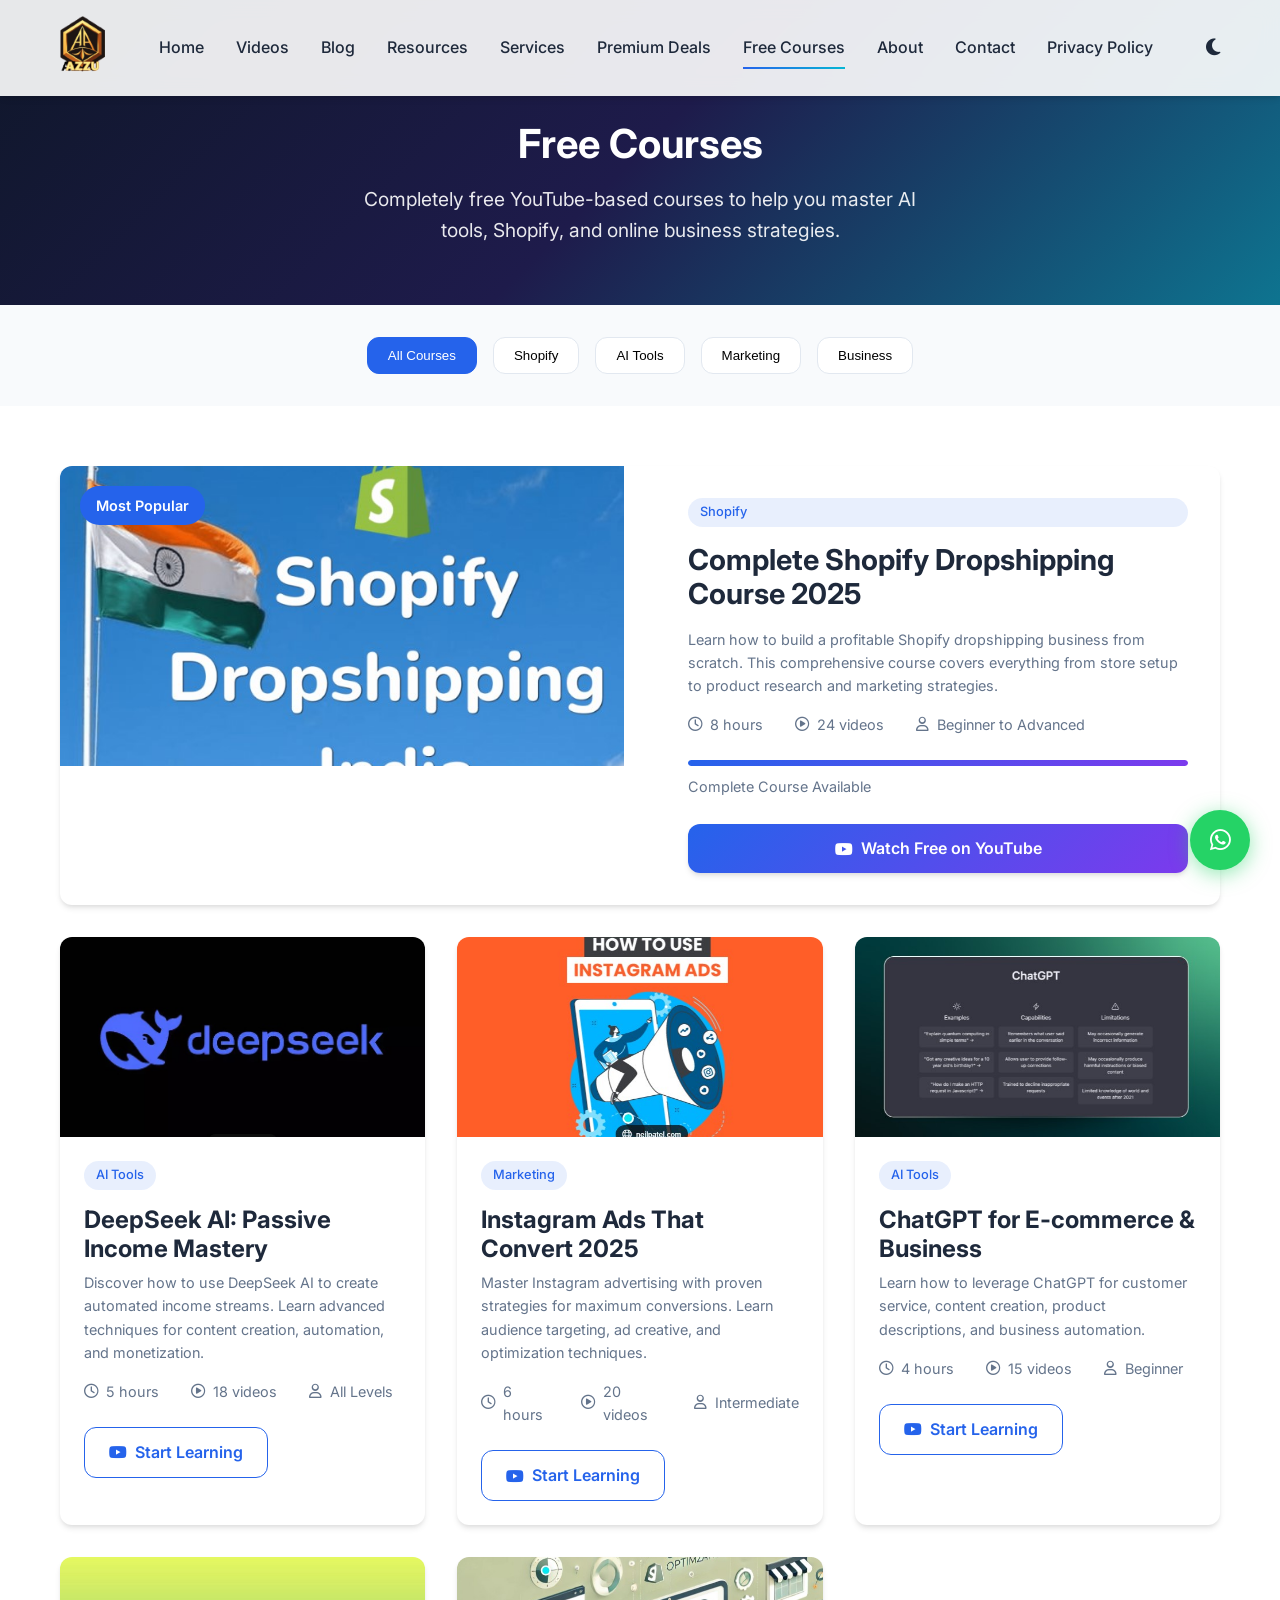
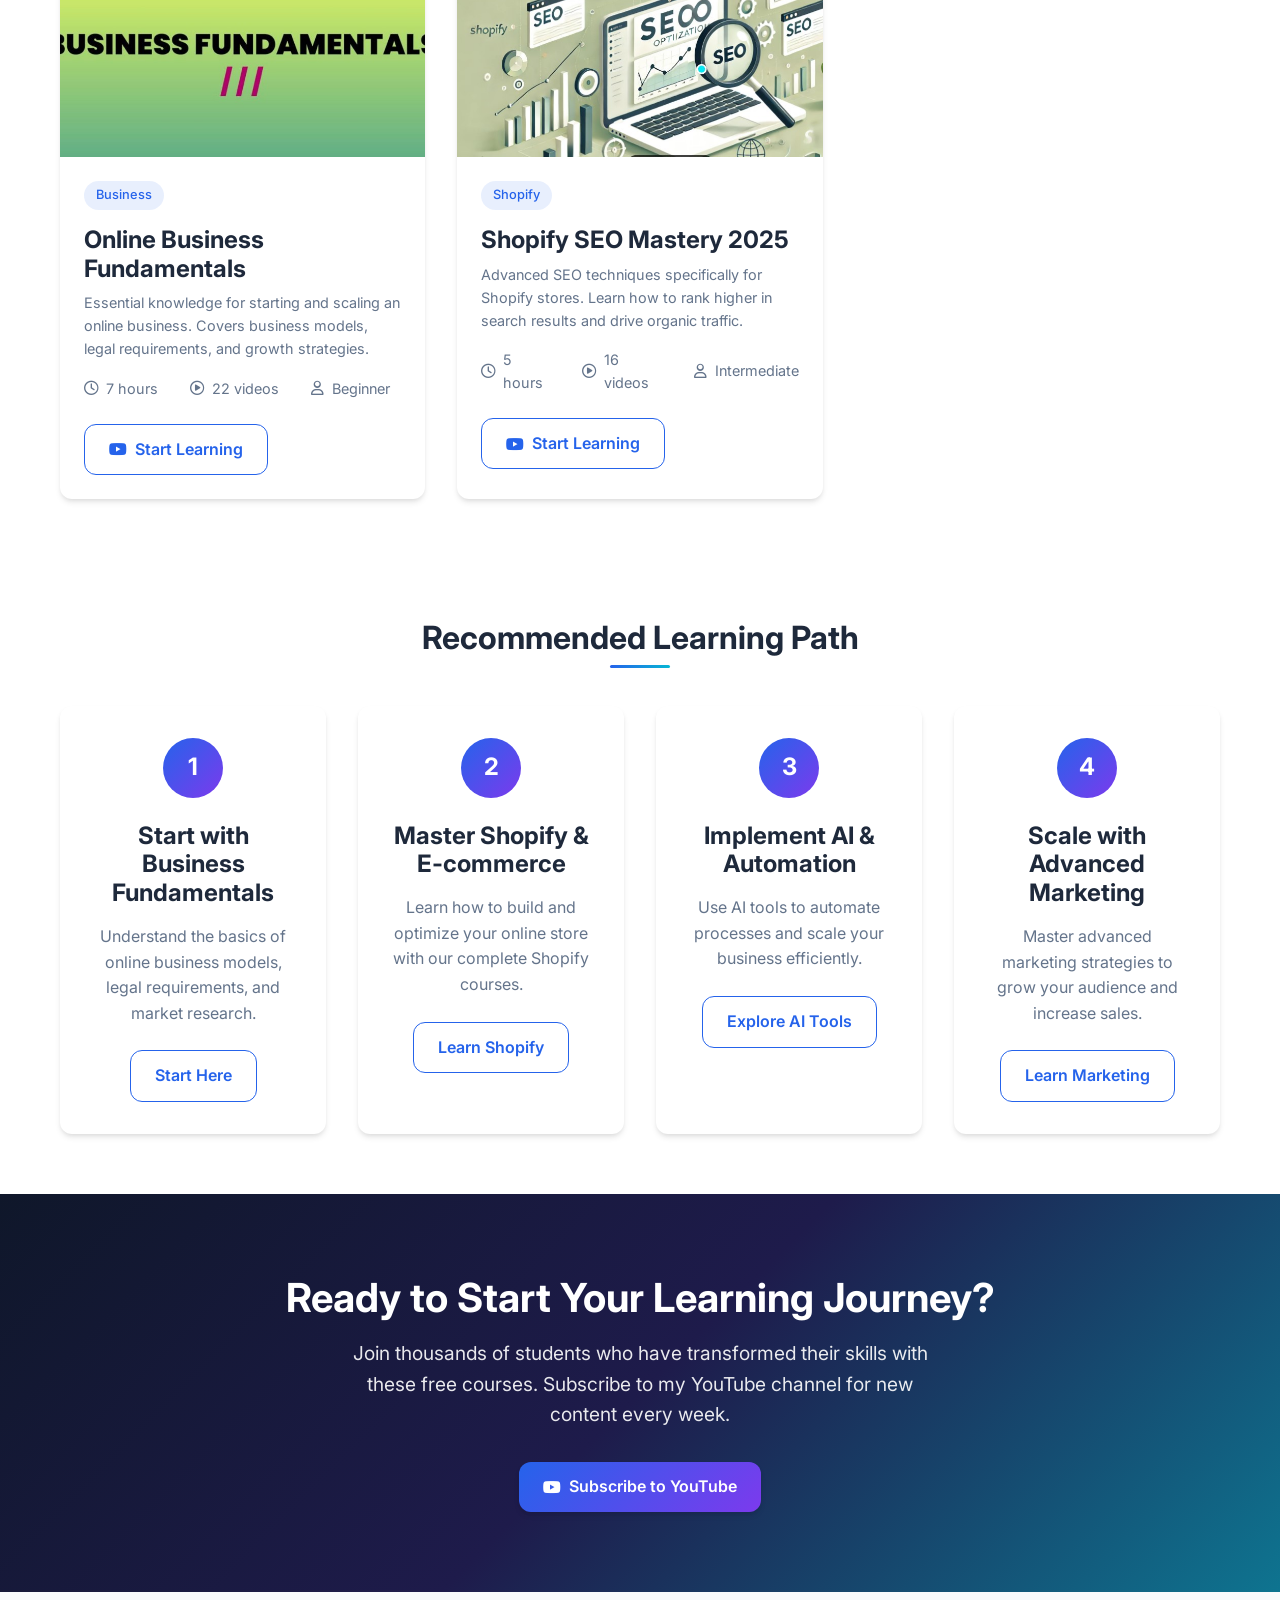
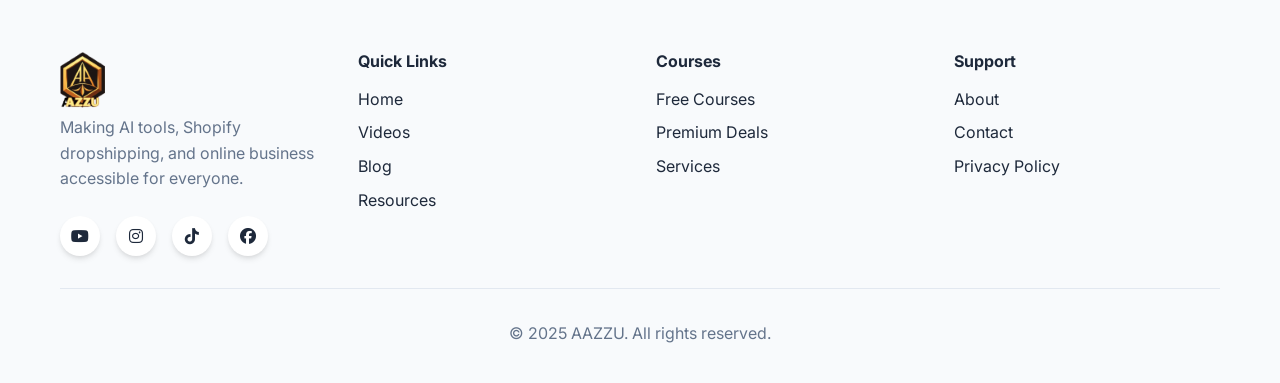
<file: free-courses.html>
<!DOCTYPE html>
<html lang="en">
<head>
    <meta charset="UTF-8">
    <meta name="viewport" content="width=device-width, initial-scale=1.0">
    <title>Free Courses - AAZZU | AI, Shopify & Online Business Tutorials</title>
    <link rel="stylesheet" href="style.css">
    <link rel="preconnect" href="https://fonts.googleapis.com">
    <link rel="preconnect" href="https://fonts.gstatic.com" crossorigin>
    <link href="https://fonts.googleapis.com/css2?family=Inter:wght@300;400;500;600;700&display=swap" rel="stylesheet">
    <link rel="stylesheet" href="https://cdnjs.cloudflare.com/ajax/libs/font-awesome/6.4.0/css/all.min.css">
</head>
<body>
    <!-- Navigation -->
    <nav class="navbar">
        <div class="nav-container">
            <div class="nav-logo">
                  <img src="assets/logo.png" alt="logo">
            </div>
            <div class="nav-menu" id="nav-menu">
                <a href="index.html" class="nav-link">Home</a>
                <a href="videos.html" class="nav-link">Videos</a>
                <a href="blog.html" class="nav-link">Blog</a>
                <a href="resources.html" class="nav-link">Resources</a>
                <a href="services.html" class="nav-link">Services</a>
                <a href="premium-deals.html" class="nav-link">Premium Deals</a>
                <a href="free-courses.html" class="nav-link active">Free Courses</a>
                <a href="about.html" class="nav-link">About</a>
                <a href="contact.html" class="nav-link">Contact</a>
                <a href="privacy-policy.html" class="nav-link active">Privacy Policy</a>
            </div>
            <div class="nav-toggle" id="nav-toggle">
                <span class="bar"></span>
                <span class="bar"></span>
                <span class="bar"></span>
            </div>
            <div class="theme-toggle">
                <i class="fas fa-moon" id="theme-icon"></i>
            </div>
        </div>
    </nav>

    <!-- Page Header -->
    <section class="page-header">
        <div class="container">
            <h1 data-aos="fade-up">Free Courses</h1>
            <p data-aos="fade-up" data-aos-delay="100">Completely free YouTube-based courses to help you master AI tools, Shopify, and online business strategies.</p>
        </div>
    </section>

    <!-- Course Filters -->
    <section class="course-filters">
        <div class="container">
            <div class="filter-buttons" data-aos="fade-up">
                <button class="filter-btn active" data-filter="all">All Courses</button>
                <button class="filter-btn" data-filter="shopify">Shopify</button>
                <button class="filter-btn" data-filter="ai">AI Tools</button>
                <button class="filter-btn" data-filter="marketing">Marketing</button>
                <button class="filter-btn" data-filter="business">Business</button>
            </div>
        </div>
    </section>

    <!-- Courses Grid -->
    <section class="courses-section">
        <div class="container">
            <div class="courses-grid">
                <!-- Course 1 -->
                <div class="course-card large" data-aos="fade-up" data-category="shopify">
                    <div class="course-badge">Most Popular</div>
                    <div class="course-thumbnail">
                        <img src="assets/dropship.jpg" alt="Shopify Dropshipping Course">
                        <div class="course-overlay">
                            <a href="https://www.youtube.com/watch?" class="play-btn large" target="_blank">
                                <i class="fas fa-play"></i>
                            </a>
                        </div>
                    </div>
                    <div class="course-content">
                        <div class="course-category">Shopify</div>
                        <h3>Complete Shopify Dropshipping Course 2025</h3>
                        <p class="course-description">Learn how to build a profitable Shopify dropshipping business from scratch. This comprehensive course covers everything from store setup to product research and marketing strategies.</p>
                        <div class="course-meta">
                            <div class="meta-item">
                                <i class="far fa-clock"></i>
                                <span>8 hours</span>
                            </div>
                            <div class="meta-item">
                                <i class="far fa-play-circle"></i>
                                <span>24 videos</span>
                            </div>
                            <div class="meta-item">
                                <i class="far fa-user"></i>
                                <span>Beginner to Advanced</span>
                            </div>
                        </div>
                        <div class="course-progress">
                            <div class="progress-bar">
                                <div class="progress-fill" style="width: 100%"></div>
                            </div>
                            <span class="progress-text">Complete Course Available</span>
                        </div>
                        <a href="https://www.youtube.com/watch?" class="btn btn-primary" target="_blank">
                            <i class="fab fa-youtube"></i> Watch Free on YouTube
                        </a>
                    </div>
                </div>

                <!-- Course 2 -->
                <div class="course-card" data-aos="fade-up" data-aos-delay="100" data-category="ai">
                    <div class="course-thumbnail">
                        <img src="assets/deepshik.jpg" alt="DeepSeek AI Course">
                        <div class="course-overlay">
                            <a href="https://www.youtube.com/watch?" class="play-btn" target="_blank">
                                <i class="fas fa-play"></i>
                            </a>
                        </div>
                    </div>
                    <div class="course-content">
                        <div class="course-category">AI Tools</div>
                        <h3>DeepSeek AI: Passive Income Mastery</h3>
                        <p class="course-description">Discover how to use DeepSeek AI to create automated income streams. Learn advanced techniques for content creation, automation, and monetization.</p>
                        <div class="course-meta">
                            <div class="meta-item">
                                <i class="far fa-clock"></i>
                                <span>5 hours</span>
                            </div>
                            <div class="meta-item">
                                <i class="far fa-play-circle"></i>
                                <span>18 videos</span>
                            </div>
                            <div class="meta-item">
                                <i class="far fa-user"></i>
                                <span>All Levels</span>
                            </div>
                        </div>
                        <a href="https://www.youtube.com/watch?" class="btn btn-outline" target="_blank">
                            <i class="fab fa-youtube"></i> Start Learning
                        </a>
                    </div>
                </div>

                <!-- Course 3 -->
                <div class="course-card" data-aos="fade-up" data-aos-delay="200" data-category="marketing">
                    <div class="course-thumbnail">
                        <img src="assets/instagramADS.jpg" alt="Instagram Ads Course">
                        <div class="course-overlay">
                            <a href="https://www.youtube.com/watch?" class="play-btn" target="_blank">
                                <i class="fas fa-play"></i>
                            </a>
                        </div>
                    </div>
                    <div class="course-content">
                        <div class="course-category">Marketing</div>
                        <h3>Instagram Ads That Convert 2025</h3>
                        <p class="course-description">Master Instagram advertising with proven strategies for maximum conversions. Learn audience targeting, ad creative, and optimization techniques.</p>
                        <div class="course-meta">
                            <div class="meta-item">
                                <i class="far fa-clock"></i>
                                <span>6 hours</span>
                            </div>
                            <div class="meta-item">
                                <i class="far fa-play-circle"></i>
                                <span>20 videos</span>
                            </div>
                            <div class="meta-item">
                                <i class="far fa-user"></i>
                                <span>Intermediate</span>
                            </div>
                        </div>
                        <a href="https://www.youtube.com/watch?" class="btn btn-outline" target="_blank">
                            <i class="fab fa-youtube"></i> Start Learning
                        </a>
                    </div>
                </div>

                <!-- Course 4 -->
                <div class="course-card" data-aos="fade-up" data-category="ai">
                    <div class="course-thumbnail">
                        <img src="assets/chatgpt.jpg" alt="ChatGPT for Business Course">
                        <div class="course-overlay">
                            <a href="https://www.youtube.com/watch?" class="play-btn" target="_blank">
                                <i class="fas fa-play"></i>
                            </a>
                        </div>
                    </div>
                    <div class="course-content">
                        <div class="course-category">AI Tools</div>
                        <h3>ChatGPT for E-commerce & Business</h3>
                        <p class="course-description">Learn how to leverage ChatGPT for customer service, content creation, product descriptions, and business automation.</p>
                        <div class="course-meta">
                            <div class="meta-item">
                                <i class="far fa-clock"></i>
                                <span>4 hours</span>
                            </div>
                            <div class="meta-item">
                                <i class="far fa-play-circle"></i>
                                <span>15 videos</span>
                            </div>
                            <div class="meta-item">
                                <i class="far fa-user"></i>
                                <span>Beginner</span>
                            </div>
                        </div>
                        <a href="https://www.youtube.com/watch?" class="btn btn-outline" target="_blank">
                            <i class="fab fa-youtube"></i> Start Learning
                        </a>
                    </div>
                </div>

                <!-- Course 5 -->
                <div class="course-card" data-aos="fade-up" data-aos-delay="100" data-category="business">
                    <div class="course-thumbnail">
                        <img src="assets/bessnesFundml.jpg" alt="Online Business Fundamentals">
                        <div class="course-overlay">
                            <a href="https://www.youtube.com/watch?" class="play-btn" target="_blank">
                                <i class="fas fa-play"></i>
                            </a>
                        </div>
                    </div>
                    <div class="course-content">
                        <div class="course-category">Business</div>
                        <h3>Online Business Fundamentals</h3>
                        <p class="course-description">Essential knowledge for starting and scaling an online business. Covers business models, legal requirements, and growth strategies.</p>
                        <div class="course-meta">
                            <div class="meta-item">
                                <i class="far fa-clock"></i>
                                <span>7 hours</span>
                            </div>
                            <div class="meta-item">
                                <i class="far fa-play-circle"></i>
                                <span>22 videos</span>
                            </div>
                            <div class="meta-item">
                                <i class="far fa-user"></i>
                                <span>Beginner</span>
                            </div>
                        </div>
                        <a href="https://www.youtube.com/watch?" class="btn btn-outline" target="_blank">
                            <i class="fab fa-youtube"></i> Start Learning
                        </a>
                    </div>
                </div>

                <!-- Course 6 -->
                <div class="course-card" data-aos="fade-up" data-aos-delay="200" data-category="shopify">
                    <div class="course-thumbnail">
                        <img src="assets/shopySEO.jpg" alt="Shopify SEO Course">
                        <div class="course-overlay">
                            <a href="https://www.youtube.com/watch?" class="play-btn" target="_blank">
                                <i class="fas fa-play"></i>
                            </a>
                        </div>
                    </div>
                    <div class="course-content">
                        <div class="course-category">Shopify</div>
                        <h3>Shopify SEO Mastery 2025</h3>
                        <p class="course-description">Advanced SEO techniques specifically for Shopify stores. Learn how to rank higher in search results and drive organic traffic.</p>
                        <div class="course-meta">
                            <div class="meta-item">
                                <i class="far fa-clock"></i>
                                <span>5 hours</span>
                            </div>
                            <div class="meta-item">
                                <i class="far fa-play-circle"></i>
                                <span>16 videos</span>
                            </div>
                            <div class="meta-item">
                                <i class="far fa-user"></i>
                                <span>Intermediate</span>
                            </div>
                        </div>
                        <a href="https://www.youtube.com/watch?" class="btn btn-outline" target="_blank">
                            <i class="fab fa-youtube"></i> Start Learning
                        </a>
                    </div>
                </div>
            </div>
        </div>
    </section>

    <!-- Learning Path Section -->
    <section class="learning-path bg-light">
        <div class="container">
            <h2 class="section-title" data-aos="fade-up">Recommended Learning Path</h2>
            <div class="path-steps">
                <div class="path-step" data-aos="fade-up">
                    <div class="step-number">1</div>
                    <div class="step-content">
                        <h3>Start with Business Fundamentals</h3>
                        <p>Understand the basics of online business models, legal requirements, and market research.</p>
                        <a href="https://www.youtube.com/watch?" class="btn btn-outline" target="_blank">Start Here</a>
                    </div>
                </div>
                <div class="path-step" data-aos="fade-up" data-aos-delay="100">
                    <div class="step-number">2</div>
                    <div class="step-content">
                        <h3>Master Shopify & E-commerce</h3>
                        <p>Learn how to build and optimize your online store with our complete Shopify courses.</p>
                        <a href="https://www.youtube.com/watch?" class="btn btn-outline" target="_blank">Learn Shopify</a>
                    </div>
                </div>
                <div class="path-step" data-aos="fade-up" data-aos-delay="200">
                    <div class="step-number">3</div>
                    <div class="step-content">
                        <h3>Implement AI & Automation</h3>
                        <p>Use AI tools to automate processes and scale your business efficiently.</p>
                        <a href="https://www.youtube.com/watch?" class="btn btn-outline" target="_blank">Explore AI Tools</a>
                    </div>
                </div>
                <div class="path-step" data-aos="fade-up" data-aos-delay="300">
                    <div class="step-number">4</div>
                    <div class="step-content">
                        <h3>Scale with Advanced Marketing</h3>
                        <p>Master advanced marketing strategies to grow your audience and increase sales.</p>
                        <a href="https://www.youtube.com/watch?" class="btn btn-outline" target="_blank">Learn Marketing</a>
                    </div>
                </div>
            </div>
        </div>
    </section>

    <!-- CTA Section -->
    <section class="cta-section">
        <div class="container">
            <div class="cta-content" data-aos="fade-up">
                <h2>Ready to Start Your Learning Journey?</h2>
                <p>Join thousands of students who have transformed their skills with these free courses. Subscribe to my YouTube channel for new content every week.</p>
                <a href="https://www.youtube.com" class="btn btn-primary" target="_blank">
                    <i class="fab fa-youtube"></i> Subscribe to YouTube
                </a>
            </div>
        </div>
    </section>

    <!-- Floating WhatsApp Button -->
    <a href="https://wa.me/+919576590698" class="whatsapp-float" target="_blank">
        <i class="fab fa-whatsapp"></i>
    </a>

    <!-- Scroll to Top Button -->
    <button class="scroll-to-top" id="scrollToTop">
        <i class="fas fa-chevron-up"></i>
    </button>

    <!-- Footer -->
    <footer class="footer">
        <div class="container">
            <div class="footer-content">
                <div class="footer-section">
                   <img src="assets/logo.png" alt="logo">
                    <p>Making AI tools, Shopify dropshipping, and online business accessible for everyone.</p>
                    <div class="social-links">
                        <a href="https://www.youtube.com" target="_blank"><i class="fab fa-youtube"></i></a>
                        <a href="https://www.instagram.com" target="_blank"><i class="fab fa-instagram"></i></a>
                        <a href="https://www.tiktok.com" target="_blank"><i class="fab fa-tiktok"></i></a>
                        <a href="https://www.facebook.com" target="_blank"><i class="fab fa-facebook"></i></a>
                    </div>
                </div>
                <div class="footer-section">
                    <h4>Quick Links</h4>
                    <ul>
                        <li><a href="index.html">Home</a></li>
                        <li><a href="videos.html">Videos</a></li>
                        <li><a href="blog.html">Blog</a></li>
                        <li><a href="resources.html">Resources</a></li>
                    </ul>
                </div>
                <div class="footer-section">
                    <h4>Courses</h4>
                    <ul>
                        <li><a href="free-courses.html">Free Courses</a></li>
                        <li><a href="premium-deals.html">Premium Deals</a></li>
                        <li><a href="services.html">Services</a></li>
                    </ul>
                </div>
                <div class="footer-section">
                    <h4>Support</h4>
                    <ul>
                        <li><a href="about.html">About</a></li>
                        <li><a href="contact.html">Contact</a></li>
                        <li><a href="privacy-policy.html">Privacy Policy</a></li>
                    </ul>
                </div>
            </div>
            <div class="footer-bottom">
                <p>&copy; 2025 AAZZU. All rights reserved.</p>
            </div>
        </div>
    </footer>

    <script src="main.js"></script>
    <script>
        // Course filtering functionality
        document.addEventListener('DOMContentLoaded', function() {
            const filterButtons = document.querySelectorAll('.filter-btn');
            const courseCards = document.querySelectorAll('.course-card');
            
            filterButtons.forEach(button => {
                button.addEventListener('click', () => {
                    // Remove active class from all buttons
                    filterButtons.forEach(btn => btn.classList.remove('active'));
                    // Add active class to clicked button
                    button.classList.add('active');
                    
                    const filterValue = button.getAttribute('data-filter');
                    
                    courseCards.forEach(card => {
                        if (filterValue === 'all' || card.getAttribute('data-category') === filterValue) {
                            card.style.display = 'block';
                        } else {
                            card.style.display = 'none';
                        }
                    });
                });
            });
        });
    </script>
</body>
</html>
</file>
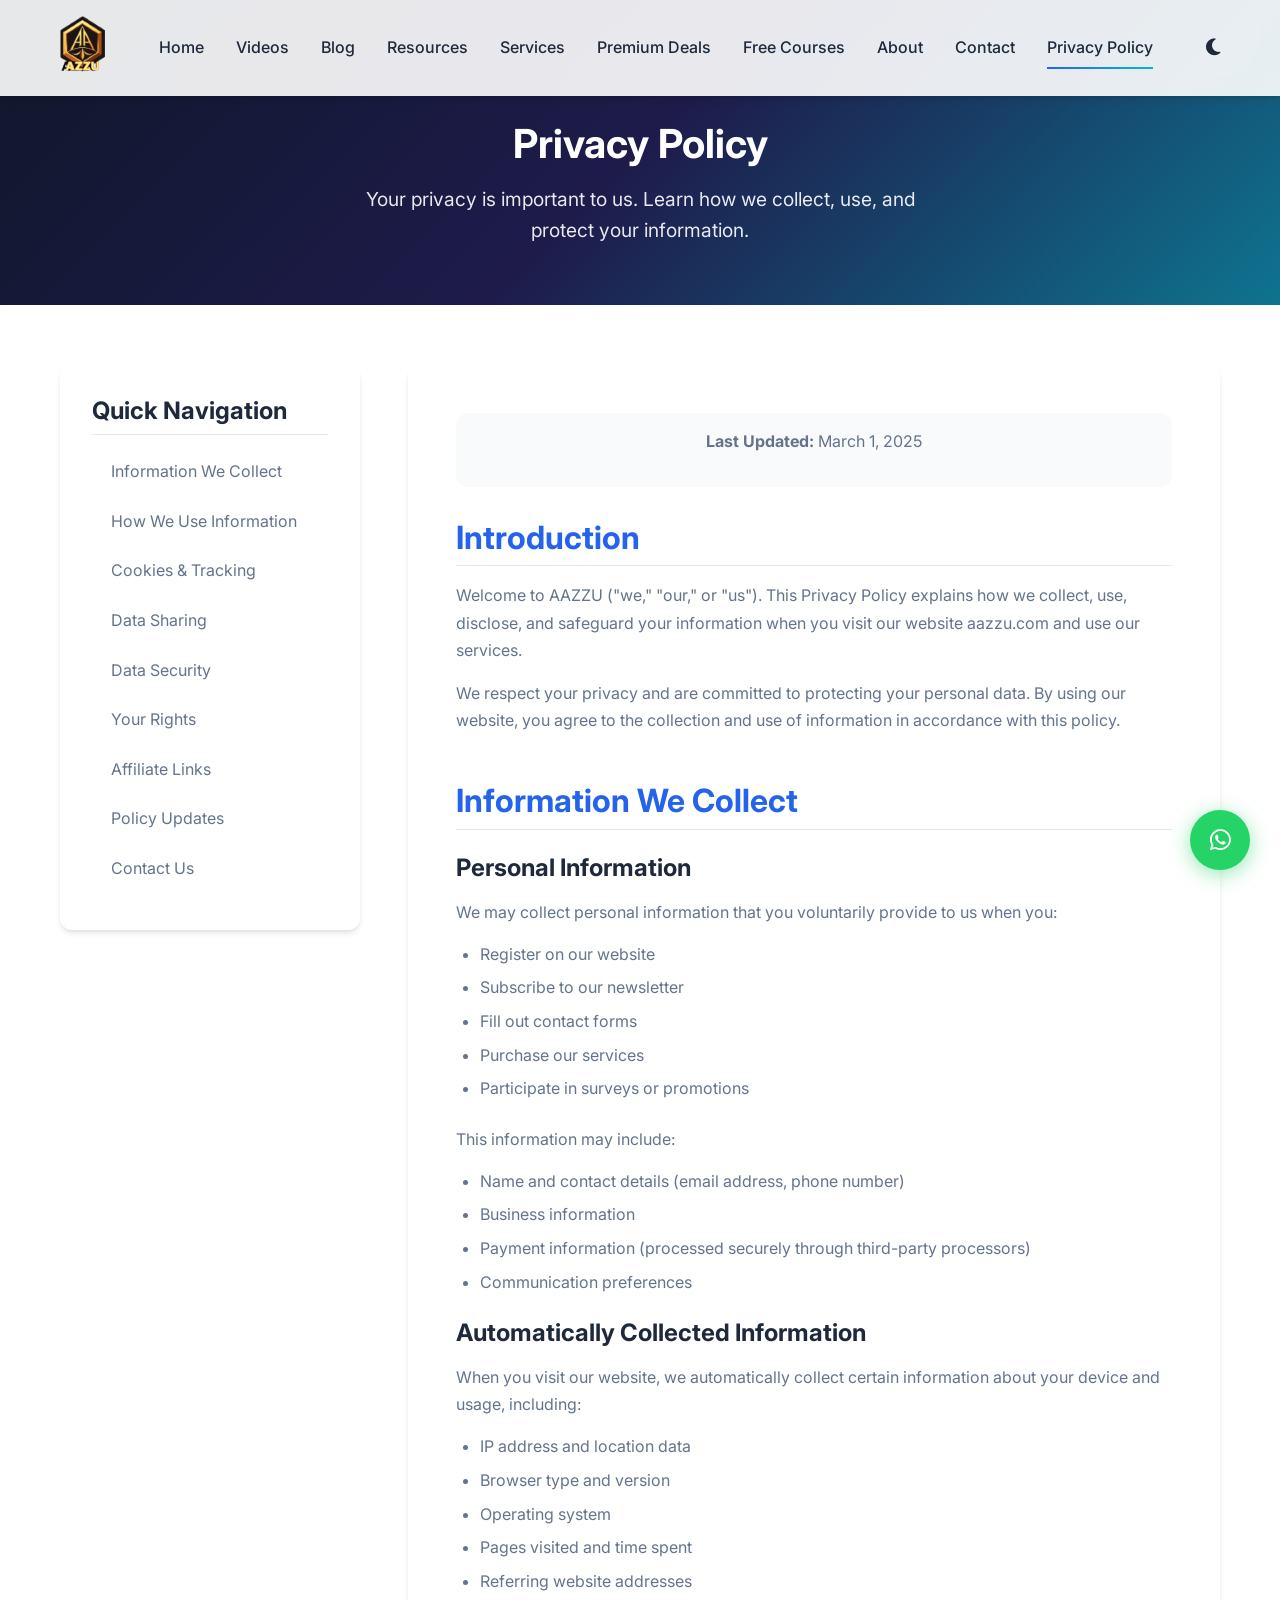
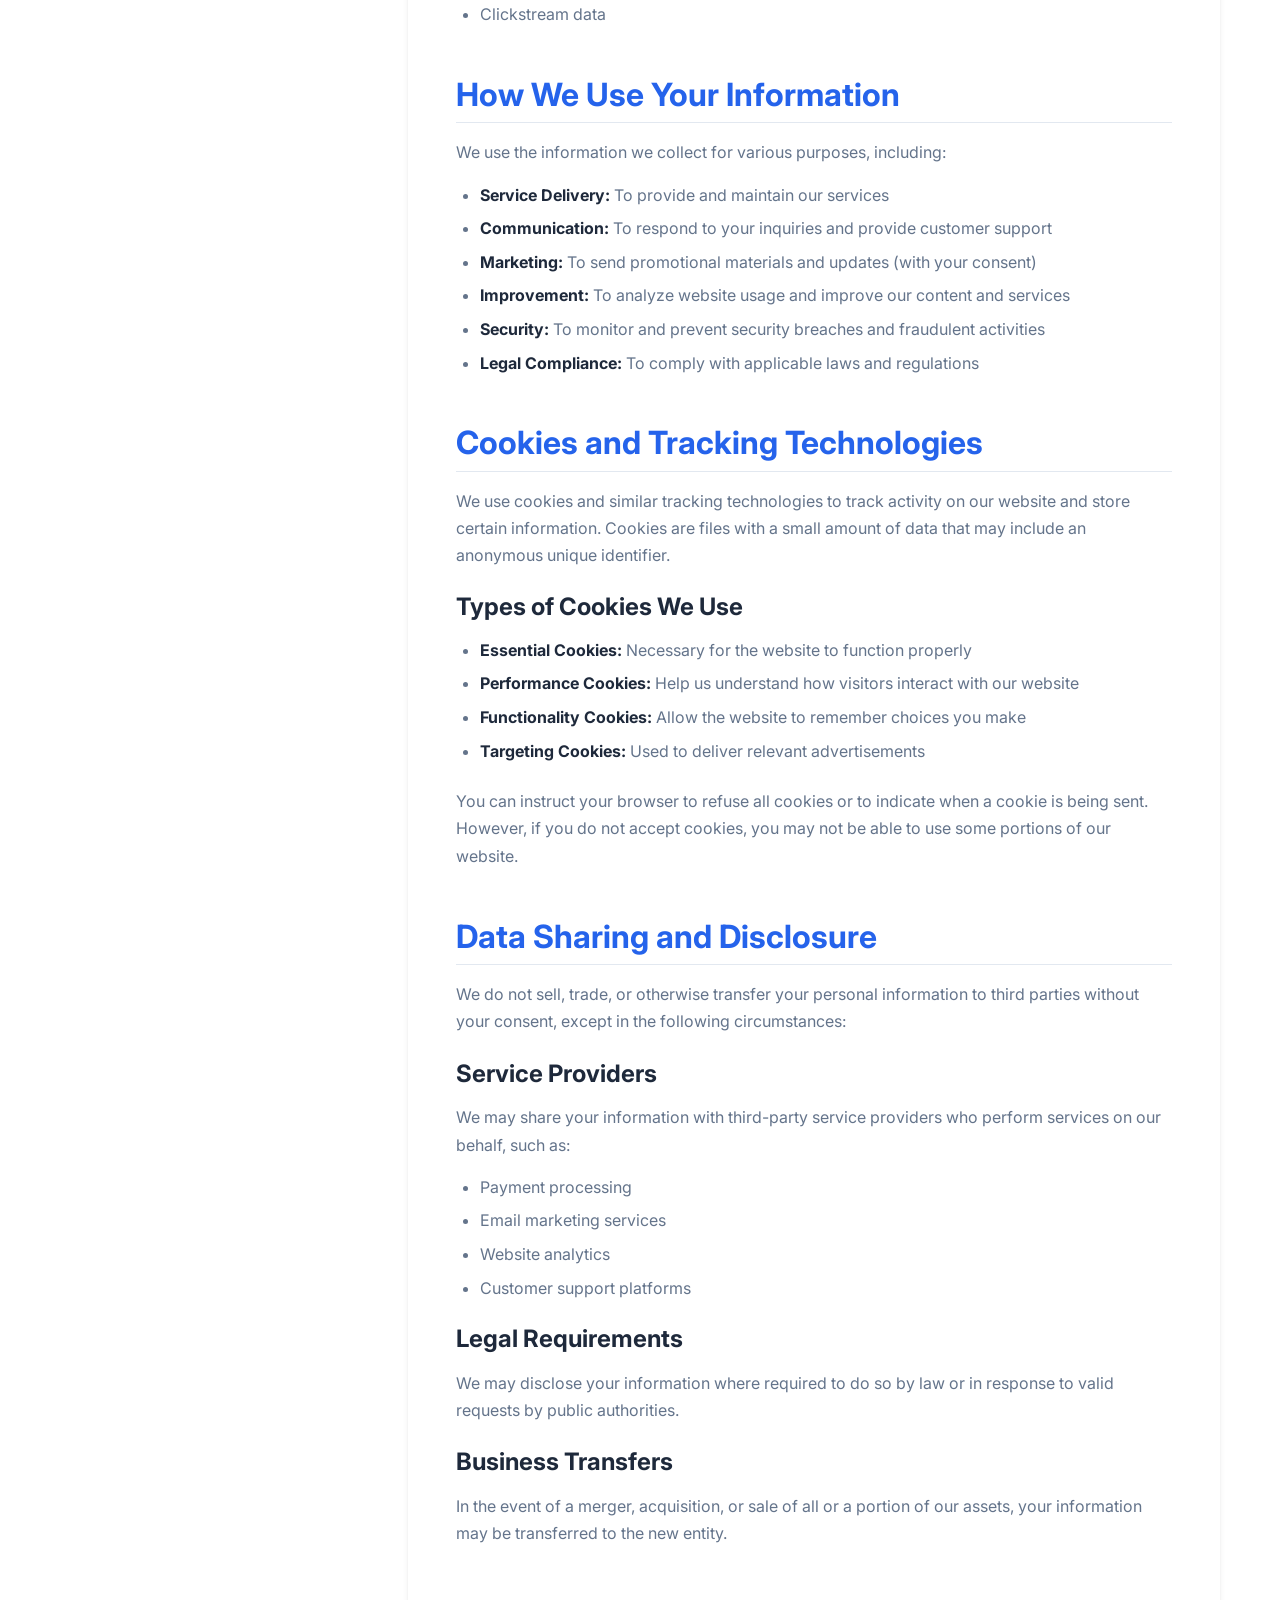
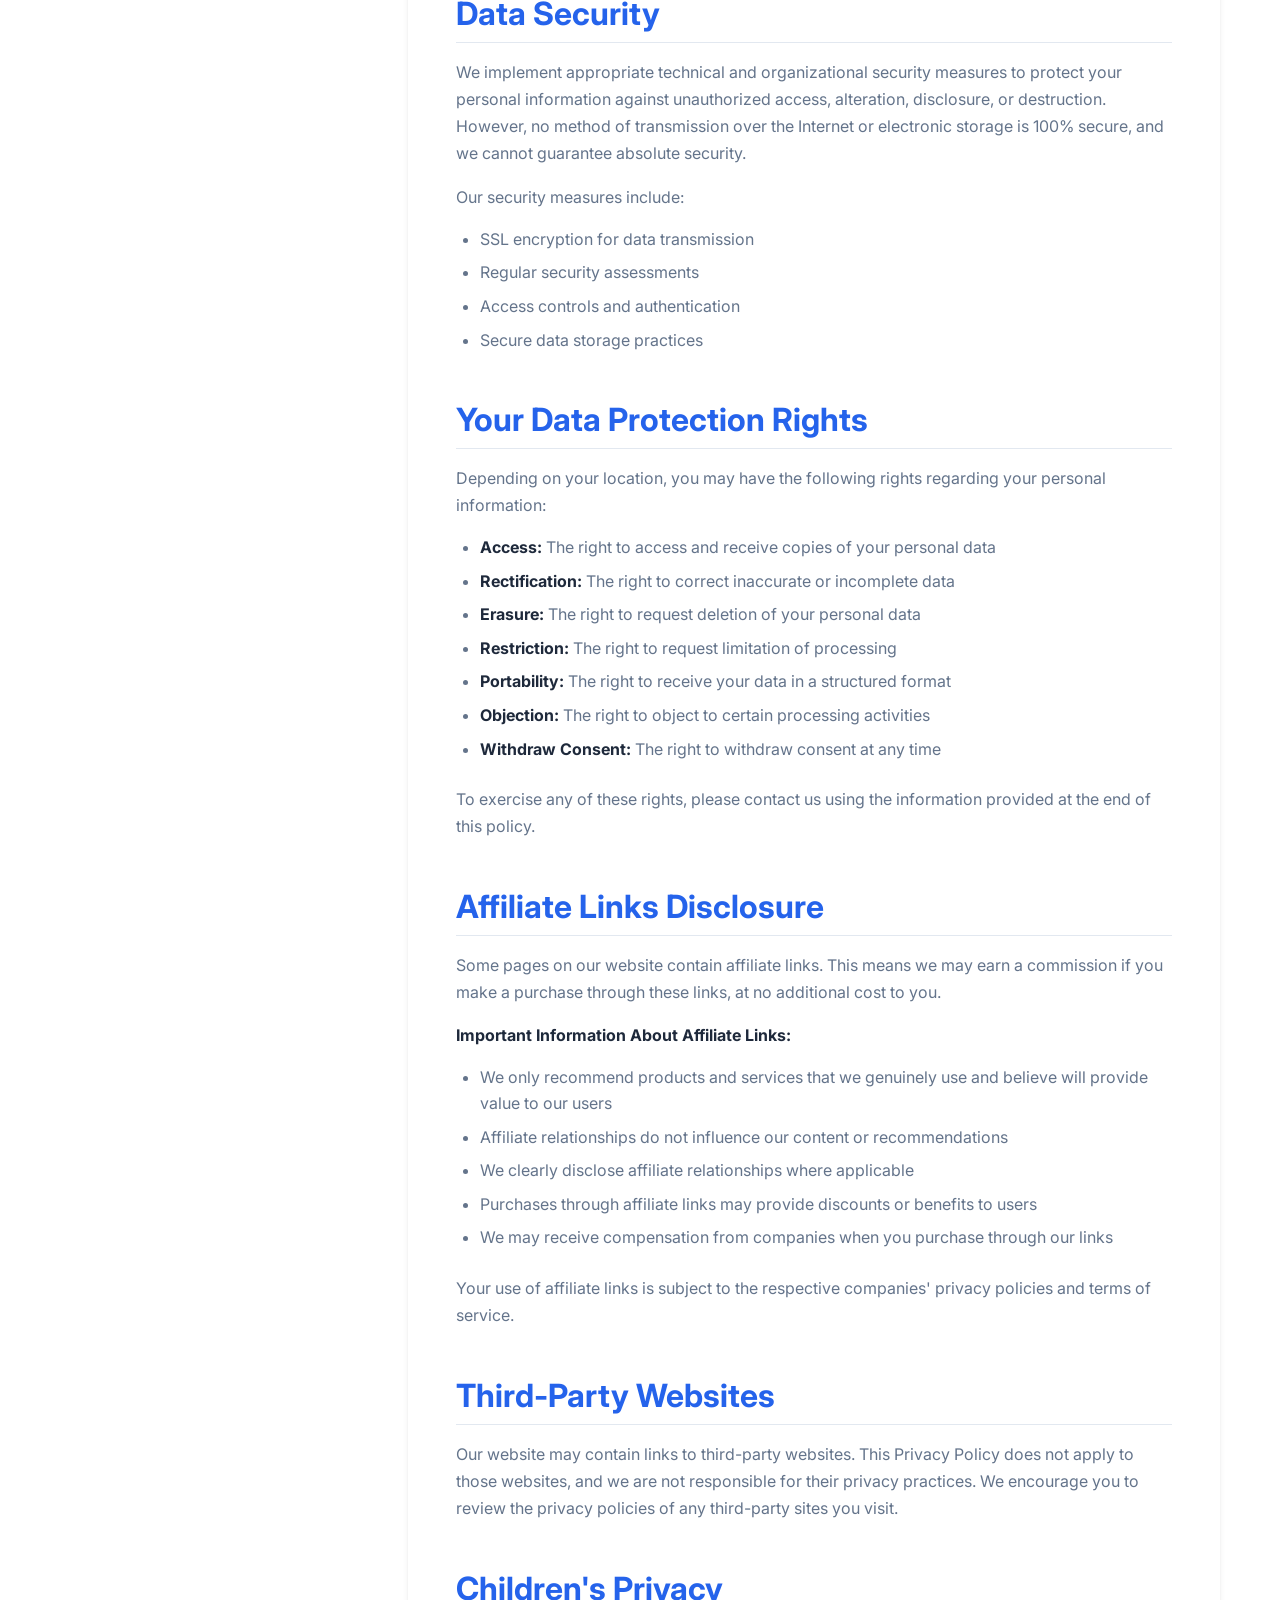
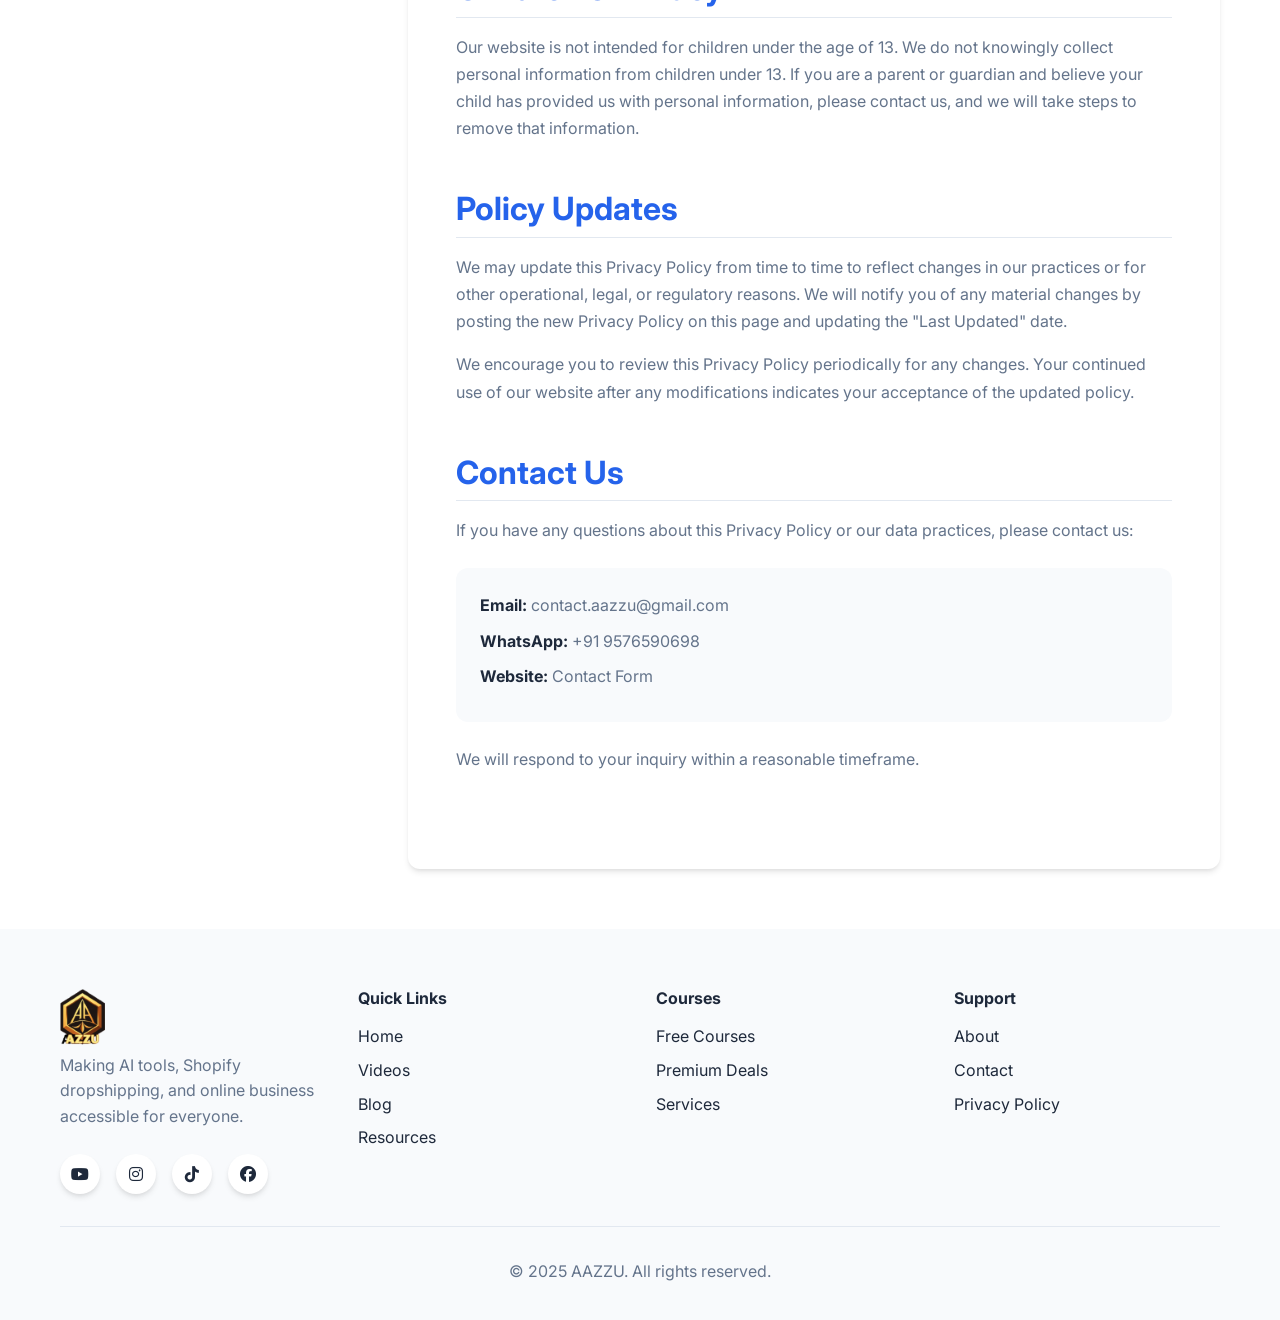
<file: privacy-policy.html>
<!DOCTYPE html>
<html lang="en">
<head>
    <meta charset="UTF-8">
    <meta name="viewport" content="width=device-width, initial-scale=1.0">
    <title>Privacy Policy - AAZZU | Data Protection & Privacy</title>
    <link rel="stylesheet" href="style.css">
    <link rel="preconnect" href="https://fonts.googleapis.com">
    <link rel="preconnect" href="https://fonts.gstatic.com" crossorigin>
    <link href="https://fonts.googleapis.com/css2?family=Inter:wght@300;400;500;600;700&display=swap" rel="stylesheet">
    <link rel="stylesheet" href="https://cdnjs.cloudflare.com/ajax/libs/font-awesome/6.4.0/css/all.min.css">
</head>
<body>
    <!-- Navigation -->
    <nav class="navbar">
        <div class="nav-container">
            <div class="nav-logo">
                  <img src="assets/logo.png" alt="logo">
            </div>
            <div class="nav-menu" id="nav-menu">
                <a href="index.html" class="nav-link">Home</a>
                <a href="videos.html" class="nav-link">Videos</a>
                <a href="blog.html" class="nav-link">Blog</a>
                <a href="resources.html" class="nav-link">Resources</a>
                <a href="services.html" class="nav-link">Services</a>
                <a href="premium-deals.html" class="nav-link">Premium Deals</a>
                <a href="free-courses.html" class="nav-link">Free Courses</a>
                <a href="about.html" class="nav-link">About</a>
                <a href="contact.html" class="nav-link">Contact</a>
                <a href="privacy-policy.html" class="nav-link active">Privacy Policy</a>
            </div>
            <div class="nav-toggle" id="nav-toggle">
                <span class="bar"></span>
                <span class="bar"></span>
                <span class="bar"></span>
            </div>
            <div class="theme-toggle">
                <i class="fas fa-moon" id="theme-icon"></i>
            </div>
        </div>
    </nav>

    <!-- Page Header -->
    <section class="page-header">
        <div class="container">
            <h1 data-aos="fade-up">Privacy Policy</h1>
            <p data-aos="fade-up" data-aos-delay="100">Your privacy is important to us. Learn how we collect, use, and protect your information.</p>
        </div>
    </section>

    <!-- Privacy Policy Content -->
    <section class="privacy-policy">
        <div class="container">
            <div class="policy-content">
                <div class="policy-nav" data-aos="fade-right">
                    <h3>Quick Navigation</h3>
                    <ul class="policy-links">
                        <li><a href="#information-collection">Information We Collect</a></li>
                        <li><a href="#how-we-use">How We Use Information</a></li>
                        <li><a href="#cookies">Cookies & Tracking</a></li>
                        <li><a href="#data-sharing">Data Sharing</a></li>
                        <li><a href="#data-security">Data Security</a></li>
                        <li><a href="#your-rights">Your Rights</a></li>
                        <li><a href="#affiliate-links">Affiliate Links</a></li>
                        <li><a href="#policy-updates">Policy Updates</a></li>
                        <li><a href="#contact">Contact Us</a></li>
                    </ul>
                </div>

                <div class="policy-text" data-aos="fade-left">
                    <div class="last-updated">
                        <p><strong>Last Updated:</strong> March 1, 2025</p>
                    </div>

                    <section id="introduction" class="policy-section">
                        <h2>Introduction</h2>
                        <p>Welcome to AAZZU ("we," "our," or "us"). This Privacy Policy explains how we collect, use, disclose, and safeguard your information when you visit our website <a href="index.html">aazzu.com</a> and use our services.</p>
                        <p>We respect your privacy and are committed to protecting your personal data. By using our website, you agree to the collection and use of information in accordance with this policy.</p>
                    </section>

                    <section id="information-collection" class="policy-section">
                        <h2>Information We Collect</h2>
                        
                        <h3>Personal Information</h3>
                        <p>We may collect personal information that you voluntarily provide to us when you:</p>
                        <ul>
                            <li>Register on our website</li>
                            <li>Subscribe to our newsletter</li>
                            <li>Fill out contact forms</li>
                            <li>Purchase our services</li>
                            <li>Participate in surveys or promotions</li>
                        </ul>
                        <p>This information may include:</p>
                        <ul>
                            <li>Name and contact details (email address, phone number)</li>
                            <li>Business information</li>
                            <li>Payment information (processed securely through third-party processors)</li>
                            <li>Communication preferences</li>
                        </ul>

                        <h3>Automatically Collected Information</h3>
                        <p>When you visit our website, we automatically collect certain information about your device and usage, including:</p>
                        <ul>
                            <li>IP address and location data</li>
                            <li>Browser type and version</li>
                            <li>Operating system</li>
                            <li>Pages visited and time spent</li>
                            <li>Referring website addresses</li>
                            <li>Clickstream data</li>
                        </ul>
                    </section>

                    <section id="how-we-use" class="policy-section">
                        <h2>How We Use Your Information</h2>
                        <p>We use the information we collect for various purposes, including:</p>
                        <ul>
                            <li><strong>Service Delivery:</strong> To provide and maintain our services</li>
                            <li><strong>Communication:</strong> To respond to your inquiries and provide customer support</li>
                            <li><strong>Marketing:</strong> To send promotional materials and updates (with your consent)</li>
                            <li><strong>Improvement:</strong> To analyze website usage and improve our content and services</li>
                            <li><strong>Security:</strong> To monitor and prevent security breaches and fraudulent activities</li>
                            <li><strong>Legal Compliance:</strong> To comply with applicable laws and regulations</li>
                        </ul>
                    </section>

                    <section id="cookies" class="policy-section">
                        <h2>Cookies and Tracking Technologies</h2>
                        <p>We use cookies and similar tracking technologies to track activity on our website and store certain information. Cookies are files with a small amount of data that may include an anonymous unique identifier.</p>
                        
                        <h3>Types of Cookies We Use</h3>
                        <ul>
                            <li><strong>Essential Cookies:</strong> Necessary for the website to function properly</li>
                            <li><strong>Performance Cookies:</strong> Help us understand how visitors interact with our website</li>
                            <li><strong>Functionality Cookies:</strong> Allow the website to remember choices you make</li>
                            <li><strong>Targeting Cookies:</strong> Used to deliver relevant advertisements</li>
                        </ul>

                        <p>You can instruct your browser to refuse all cookies or to indicate when a cookie is being sent. However, if you do not accept cookies, you may not be able to use some portions of our website.</p>
                    </section>

                    <section id="data-sharing" class="policy-section">
                        <h2>Data Sharing and Disclosure</h2>
                        <p>We do not sell, trade, or otherwise transfer your personal information to third parties without your consent, except in the following circumstances:</p>
                        
                        <h3>Service Providers</h3>
                        <p>We may share your information with third-party service providers who perform services on our behalf, such as:</p>
                        <ul>
                            <li>Payment processing</li>
                            <li>Email marketing services</li>
                            <li>Website analytics</li>
                            <li>Customer support platforms</li>
                        </ul>

                        <h3>Legal Requirements</h3>
                        <p>We may disclose your information where required to do so by law or in response to valid requests by public authorities.</p>

                        <h3>Business Transfers</h3>
                        <p>In the event of a merger, acquisition, or sale of all or a portion of our assets, your information may be transferred to the new entity.</p>
                    </section>

                    <section id="data-security" class="policy-section">
                        <h2>Data Security</h2>
                        <p>We implement appropriate technical and organizational security measures to protect your personal information against unauthorized access, alteration, disclosure, or destruction. However, no method of transmission over the Internet or electronic storage is 100% secure, and we cannot guarantee absolute security.</p>
                        
                        <p>Our security measures include:</p>
                        <ul>
                            <li>SSL encryption for data transmission</li>
                            <li>Regular security assessments</li>
                            <li>Access controls and authentication</li>
                            <li>Secure data storage practices</li>
                        </ul>
                    </section>

                    <section id="your-rights" class="policy-section">
                        <h2>Your Data Protection Rights</h2>
                        <p>Depending on your location, you may have the following rights regarding your personal information:</p>
                        
                        <ul>
                            <li><strong>Access:</strong> The right to access and receive copies of your personal data</li>
                            <li><strong>Rectification:</strong> The right to correct inaccurate or incomplete data</li>
                            <li><strong>Erasure:</strong> The right to request deletion of your personal data</li>
                            <li><strong>Restriction:</strong> The right to request limitation of processing</li>
                            <li><strong>Portability:</strong> The right to receive your data in a structured format</li>
                            <li><strong>Objection:</strong> The right to object to certain processing activities</li>
                            <li><strong>Withdraw Consent:</strong> The right to withdraw consent at any time</li>
                        </ul>

                        <p>To exercise any of these rights, please contact us using the information provided at the end of this policy.</p>
                    </section>

                    <section id="affiliate-links" class="policy-section">
                        <h2>Affiliate Links Disclosure</h2>
                        <p>Some pages on our website contain affiliate links. This means we may earn a commission if you make a purchase through these links, at no additional cost to you.</p>
                        
                        <p><strong>Important Information About Affiliate Links:</strong></p>
                        <ul>
                            <li>We only recommend products and services that we genuinely use and believe will provide value to our users</li>
                            <li>Affiliate relationships do not influence our content or recommendations</li>
                            <li>We clearly disclose affiliate relationships where applicable</li>
                            <li>Purchases through affiliate links may provide discounts or benefits to users</li>
                            <li>We may receive compensation from companies when you purchase through our links</li>
                        </ul>

                        <p>Your use of affiliate links is subject to the respective companies' privacy policies and terms of service.</p>
                    </section>

                    <section id="third-party" class="policy-section">
                        <h2>Third-Party Websites</h2>
                        <p>Our website may contain links to third-party websites. This Privacy Policy does not apply to those websites, and we are not responsible for their privacy practices. We encourage you to review the privacy policies of any third-party sites you visit.</p>
                    </section>

                    <section id="children-privacy" class="policy-section">
                        <h2>Children's Privacy</h2>
                        <p>Our website is not intended for children under the age of 13. We do not knowingly collect personal information from children under 13. If you are a parent or guardian and believe your child has provided us with personal information, please contact us, and we will take steps to remove that information.</p>
                    </section>

                    <section id="policy-updates" class="policy-section">
                        <h2>Policy Updates</h2>
                        <p>We may update this Privacy Policy from time to time to reflect changes in our practices or for other operational, legal, or regulatory reasons. We will notify you of any material changes by posting the new Privacy Policy on this page and updating the "Last Updated" date.</p>
                        
                        <p>We encourage you to review this Privacy Policy periodically for any changes. Your continued use of our website after any modifications indicates your acceptance of the updated policy.</p>
                    </section>

                    <section id="contact" class="policy-section">
                        <h2>Contact Us</h2>
                        <p>If you have any questions about this Privacy Policy or our data practices, please contact us:</p>
                        
                        <div class="contact-info">
                            <p><strong>Email:</strong> contact.aazzu@gmail.com</p>
                            <p><strong>WhatsApp:</strong> +91 9576590698</p>
                            <p><strong>Website:</strong> <a href="contact.html">Contact Form</a></p>
                        </div>

                        <p>We will respond to your inquiry within a reasonable timeframe.</p>
                    </section>
                </div>
            </div>
        </div>
    </section>

    <!-- Floating WhatsApp Button -->
    <a href="https://wa.me/+919576590698" class="whatsapp-float" target="_blank">
        <i class="fab fa-whatsapp"></i>
    </a>

    <!-- Scroll to Top Button -->
    <button class="scroll-to-top" id="scrollToTop">
        <i class="fas fa-chevron-up"></i>
    </button>

    <!-- Footer -->
    <footer class="footer">
        <div class="container">
            <div class="footer-content">
                <div class="footer-section">
                  <img src="assets/logo.png" alt="logo">
                    <p>Making AI tools, Shopify dropshipping, and online business accessible for everyone.</p>
                    <div class="social-links">
                        <a href="https://www.youtube.com" target="_blank"><i class="fab fa-youtube"></i></a>
                        <a href="https://www.instagram.com" target="_blank"><i class="fab fa-instagram"></i></a>
                        <a href="https://www.tiktok.com" target="_blank"><i class="fab fa-tiktok"></i></a>
                        <a href="https://www.facebook.com" target="_blank"><i class="fab fa-facebook"></i></a>
                    </div>
                </div>
                <div class="footer-section">
                    <h4>Quick Links</h4>
                    <ul>
                        <li><a href="index.html">Home</a></li>
                        <li><a href="videos.html">Videos</a></li>
                        <li><a href="blog.html">Blog</a></li>
                        <li><a href="resources.html">Resources</a></li>
                    </ul>
                </div>
                <div class="footer-section">
                    <h4>Courses</h4>
                    <ul>
                        <li><a href="free-courses.html">Free Courses</a></li>
                        <li><a href="premium-deals.html">Premium Deals</a></li>
                        <li><a href="services.html">Services</a></li>
                    </ul>
                </div>
                <div class="footer-section">
                    <h4>Support</h4>
                    <ul>
                        <li><a href="about.html">About</a></li>
                        <li><a href="contact.html">Contact</a></li>
                        <li><a href="privacy-policy.html">Privacy Policy</a></li>
                    </ul>
                </div>
            </div>
            <div class="footer-bottom">
                <p>&copy; 2025 AAZZU. All rights reserved.</p>
            </div>
        </div>
    </footer>

    <script src="main.js"></script>
    <script>
        // Smooth scrolling for policy navigation
        document.addEventListener('DOMContentLoaded', function() {
            const policyLinks = document.querySelectorAll('.policy-links a');
            
            policyLinks.forEach(link => {
                link.addEventListener('click', function(e) {
                    e.preventDefault();
                    
                    const targetId = this.getAttribute('href');
                    const targetElement = document.querySelector(targetId);
                    
                    if (targetElement) {
                        window.scrollTo({
                            top: targetElement.offsetTop - 100,
                            behavior: 'smooth'
                        });
                    }
                });
            });
            
            // Add active class to policy sections when scrolling
            const policySections = document.querySelectorAll('.policy-section');
            const navLinks = document.querySelectorAll('.policy-links a');
            
            function updateActiveNav() {
                let current = '';
                
                policySections.forEach(section => {
                    const sectionTop = section.offsetTop;
                    const sectionHeight = section.clientHeight;
                    
                    if (window.scrollY >= (sectionTop - 150)) {
                        current = section.getAttribute('id');
                    }
                });
                
                navLinks.forEach(link => {
                    link.classList.remove('active');
                    if (link.getAttribute('href') === `#${current}`) {
                        link.classList.add('active');
                    }
                });
            }
            
            window.addEventListener('scroll', updateActiveNav);
        });
    </script>
</body>
</html>
</file>
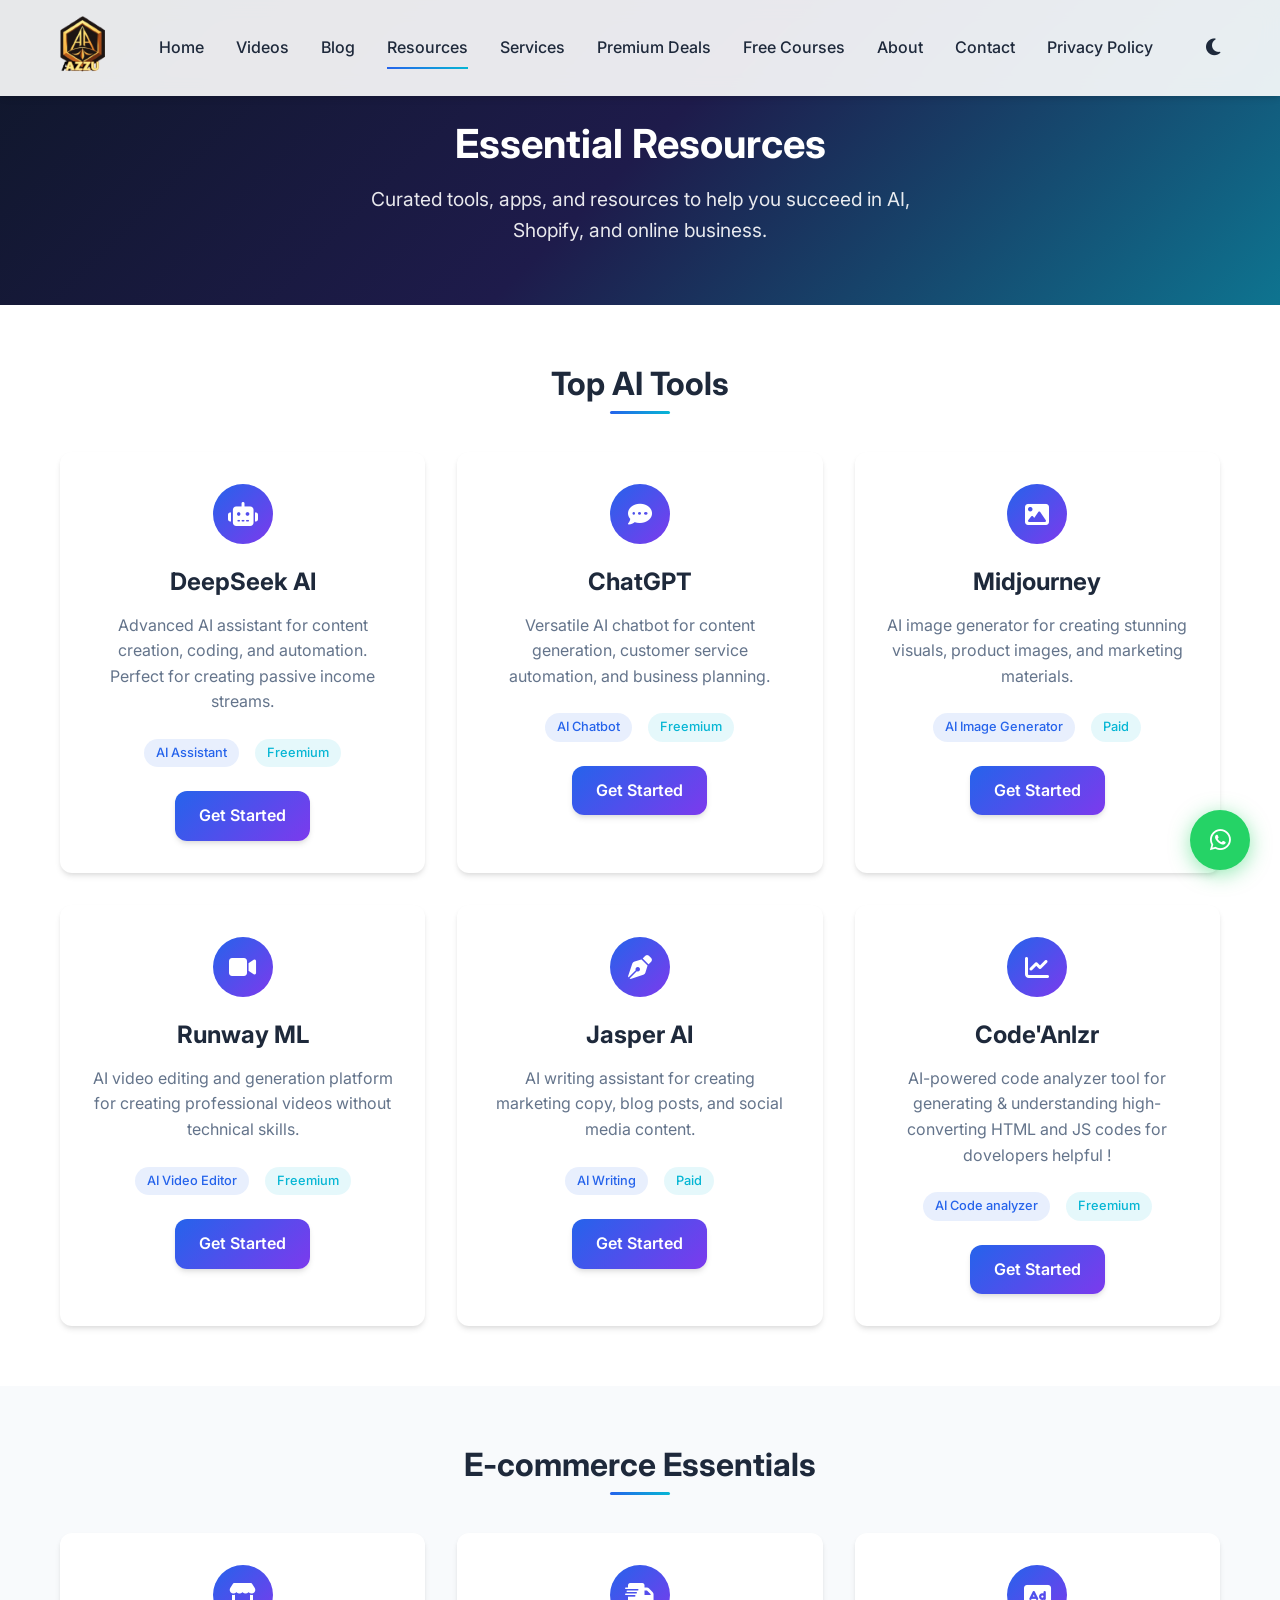
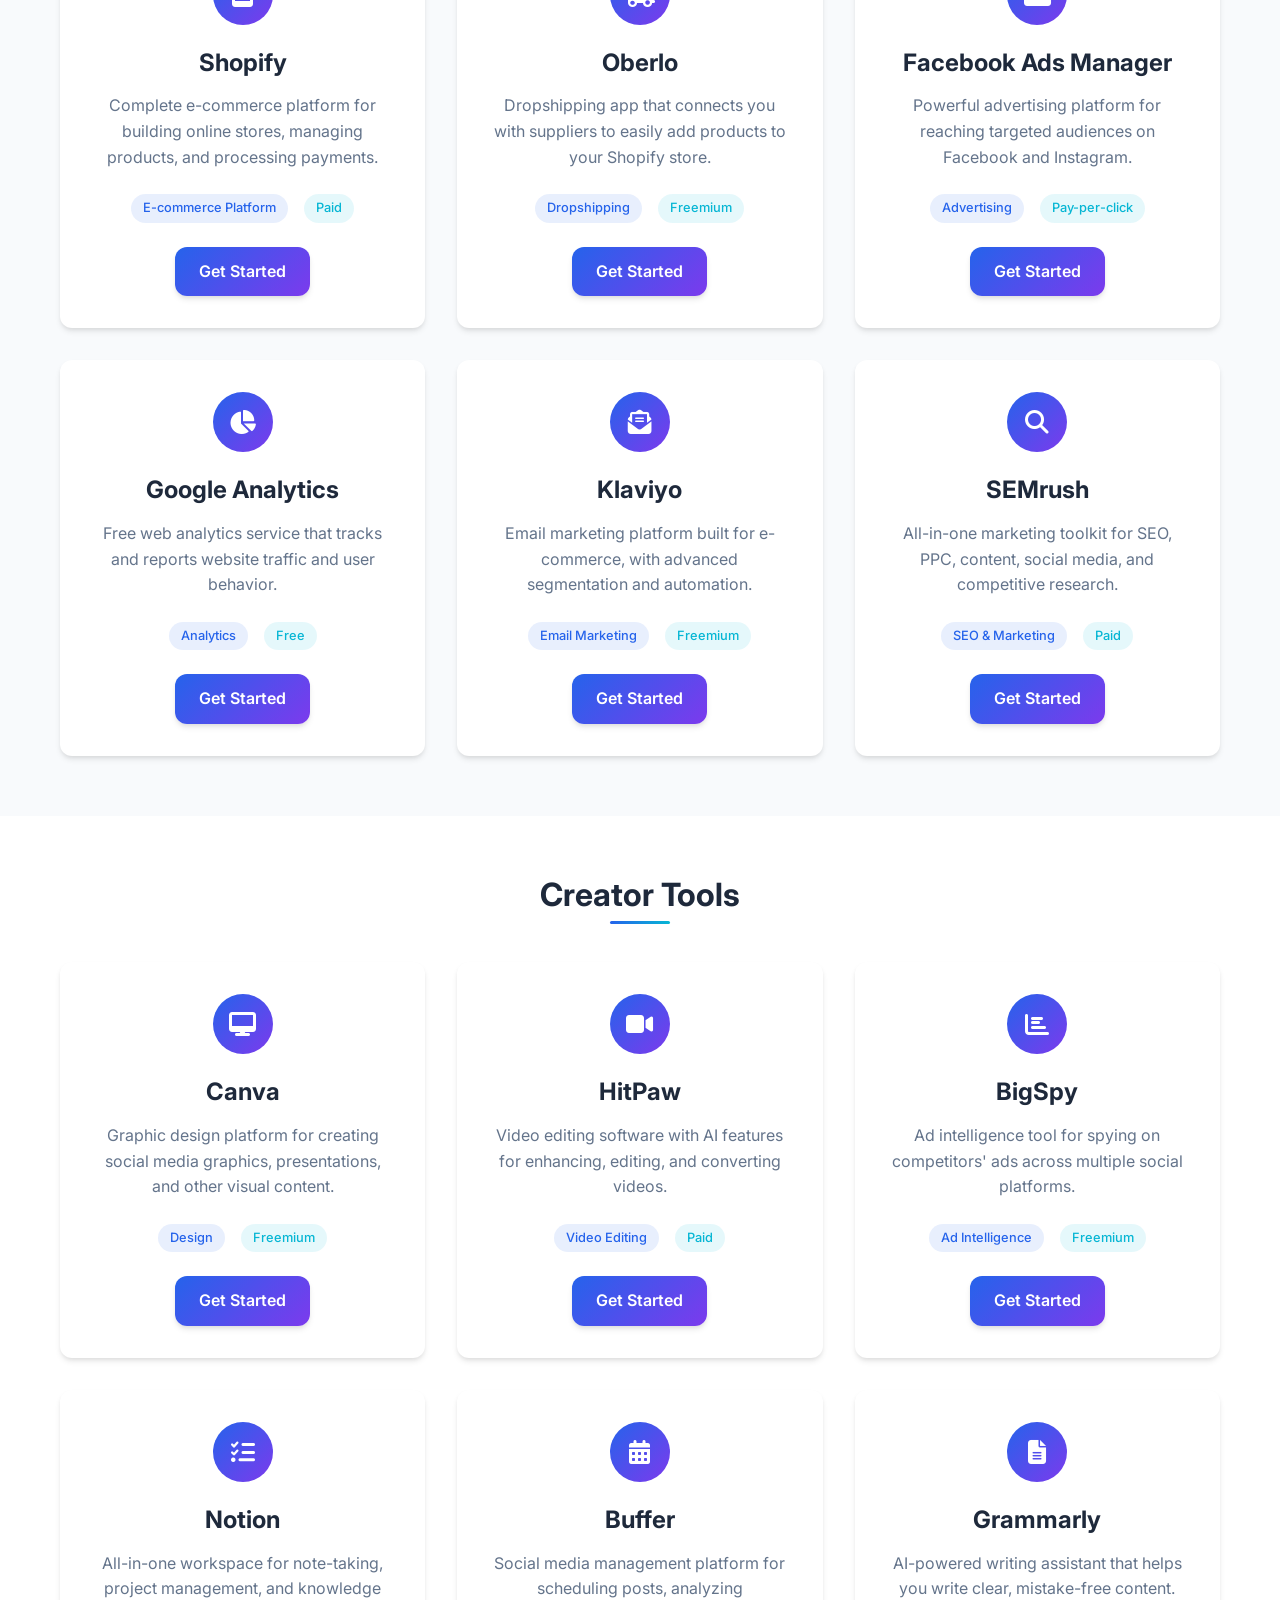
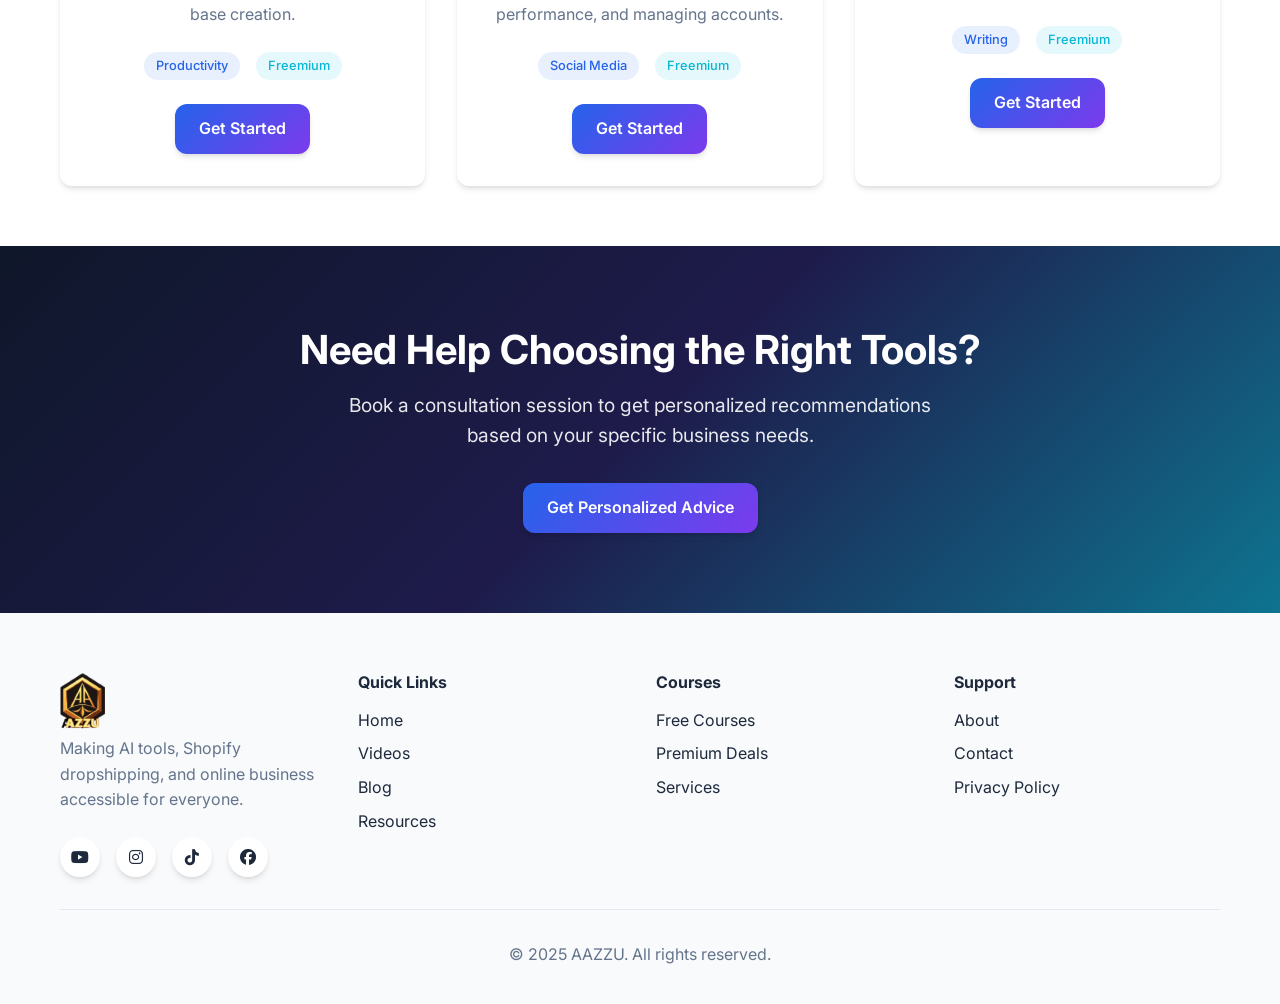
<file: resources.html>
<!DOCTYPE html>
<html lang="en">
<head>
    <meta charset="UTF-8">
    <meta name="viewport" content="width=device-width, initial-scale=1.0">
    <title>Resources - AAZZU | AI, Shopify & Online Business Tools</title>
    <link rel="stylesheet" href="style.css">
    <link rel="preconnect" href="https://fonts.googleapis.com">
    <link rel="preconnect" href="https://fonts.gstatic.com" crossorigin>
    <link href="https://fonts.googleapis.com/css2?family=Inter:wght@300;400;500;600;700&display=swap" rel="stylesheet">
    <link rel="stylesheet" href="https://cdnjs.cloudflare.com/ajax/libs/font-awesome/6.4.0/css/all.min.css">
</head>
<body>
    <!-- Navigation -->
    <nav class="navbar">
        <div class="nav-container">
            <div class="nav-logo">
                  <img src="assets/logo.png" alt="logo">
            </div>
            <div class="nav-menu" id="nav-menu">
                <a href="index.html" class="nav-link">Home</a>
                <a href="videos.html" class="nav-link">Videos</a>
                <a href="blog.html" class="nav-link">Blog</a>
                <a href="resources.html" class="nav-link active">Resources</a>
                <a href="services.html" class="nav-link">Services</a>
                <a href="premium-deals.html" class="nav-link">Premium Deals</a>
                <a href="free-courses.html" class="nav-link">Free Courses</a>
                <a href="about.html" class="nav-link">About</a>
                <a href="contact.html" class="nav-link">Contact</a>
                <a href="privacy-policy.html" class="nav-link active">Privacy Policy</a>
            </div>
            <div class="nav-toggle" id="nav-toggle">
                <span class="bar"></span>
                <span class="bar"></span>
                <span class="bar"></span>
            </div>
            <div class="theme-toggle">
                <i class="fas fa-moon" id="theme-icon"></i>
            </div>
        </div>
    </nav>

    <!-- Page Header -->
    <section class="page-header">
        <div class="container">
            <h1 data-aos="fade-up">Essential Resources</h1>
            <p data-aos="fade-up" data-aos-delay="100">Curated tools, apps, and resources to help you succeed in AI, Shopify, and online business.</p>
        </div>
    </section>

    <!-- Top AI Tools Section -->
    <section class="resources-section">
        <div class="container">
            <h2 class="section-title" data-aos="fade-up">Top AI Tools</h2>
            <div class="resources-grid">
                <!-- AI Tool 1 -->
                <div class="resource-card" data-aos="fade-up">
                    <div class="resource-icon">
                        <i class="fas fa-robot"></i>
                    </div>
                    <div class="resource-content">
                        <h3>DeepSeek AI</h3>
                        <p>Advanced AI assistant for content creation, coding, and automation. Perfect for creating passive income streams.</p>
                        <div class="resource-meta">
                            <span class="resource-category">AI Assistant</span>
                            <span class="resource-price">Freemium</span>
                        </div>
                        <a href="https://www.example.com/deepseek" class="btn btn-primary" target="_blank">Get Started</a>
                    </div>
                </div>

                <!-- AI Tool 2 -->
                <div class="resource-card" data-aos="fade-up" data-aos-delay="100">
                    <div class="resource-icon">
                        <i class="fas fa-comment-dots"></i>
                    </div>
                    <div class="resource-content">
                        <h3>ChatGPT</h3>
                        <p>Versatile AI chatbot for content generation, customer service automation, and business planning.</p>
                        <div class="resource-meta">
                            <span class="resource-category">AI Chatbot</span>
                            <span class="resource-price">Freemium</span>
                        </div>
                        <a href="https://www.example.com/chatgpt" class="btn btn-primary" target="_blank">Get Started</a>
                    </div>
                </div>

                <!-- AI Tool 3 -->
                <div class="resource-card" data-aos="fade-up" data-aos-delay="200">
                    <div class="resource-icon">
                        <i class="fas fa-image"></i>
                    </div>
                    <div class="resource-content">
                        <h3>Midjourney</h3>
                        <p>AI image generator for creating stunning visuals, product images, and marketing materials.</p>
                        <div class="resource-meta">
                            <span class="resource-category">AI Image Generator</span>
                            <span class="resource-price">Paid</span>
                        </div>
                        <a href="https://www.example.com/midjourney" class="btn btn-primary" target="_blank">Get Started</a>
                    </div>
                </div>

                <!-- AI Tool 4 -->
                <div class="resource-card" data-aos="fade-up">
                    <div class="resource-icon">
                        <i class="fas fa-video"></i>
                    </div>
                    <div class="resource-content">
                        <h3>Runway ML</h3>
                        <p>AI video editing and generation platform for creating professional videos without technical skills.</p>
                        <div class="resource-meta">
                            <span class="resource-category">AI Video Editor</span>
                            <span class="resource-price">Freemium</span>
                        </div>
                        <a href="https://www.example.com/runway" class="btn btn-primary" target="_blank">Get Started</a>
                    </div>
                </div>

                <!-- AI Tool 5 -->
                <div class="resource-card" data-aos="fade-up" data-aos-delay="100">
                    <div class="resource-icon">
                        <i class="fas fa-pen-nib"></i>
                    </div>
                    <div class="resource-content">
                        <h3>Jasper AI</h3>
                        <p>AI writing assistant for creating marketing copy, blog posts, and social media content.</p>
                        <div class="resource-meta">
                            <span class="resource-category">AI Writing</span>
                            <span class="resource-price">Paid</span>
                        </div>
                        <a href="https://www.example.com/jasper" class="btn btn-primary" target="_blank">Get Started</a>
                    </div>
                </div>

                <!-- AI Tool 6 -->
                <div class="resource-card" data-aos="fade-up" data-aos-delay="200">
                    <div class="resource-icon">
                        <i class="fas fa-chart-line"></i>
                    </div>
                    <div class="resource-content">
                        <h3>Code'Anlzr</h3>
                        <p>AI-powered code analyzer tool for generating & understanding high-converting HTML and JS codes for dovelopers helpful ! </p>
                        <div class="resource-meta">
                            <span class="resource-category">AI Code analyzer </span>
                            <span class="resource-price">Freemium</span>
                        </div>
                        <a href=" https://akki-king92.github.io/azzu-code-analyzer/ " class="btn btn-primary" target="_blank">Get Started</a>
                    </div>
                </div>
            </div>
        </div>
    </section>

    <!-- E-commerce Essentials Section -->
    <section class="resources-section bg-light">
        <div class="container">
            <h2 class="section-title" data-aos="fade-up">E-commerce Essentials</h2>
            <div class="resources-grid">
                <!-- E-commerce Tool 1 -->
                <div class="resource-card" data-aos="fade-up">
                    <div class="resource-icon">
                        <i class="fas fa-store"></i>
                    </div>
                    <div class="resource-content">
                        <h3>Shopify</h3>
                        <p>Complete e-commerce platform for building online stores, managing products, and processing payments.</p>
                        <div class="resource-meta">
                            <span class="resource-category">E-commerce Platform</span>
                            <span class="resource-price">Paid</span>
                        </div>
                        <a href="https://www.example.com/shopify" class="btn btn-primary" target="_blank">Get Started</a>
                    </div>
                </div>

                <!-- E-commerce Tool 2 -->
                <div class="resource-card" data-aos="fade-up" data-aos-delay="100">
                    <div class="resource-icon">
                        <i class="fas fa-shipping-fast"></i>
                    </div>
                    <div class="resource-content">
                        <h3>Oberlo</h3>
                        <p>Dropshipping app that connects you with suppliers to easily add products to your Shopify store.</p>
                        <div class="resource-meta">
                            <span class="resource-category">Dropshipping</span>
                            <span class="resource-price">Freemium</span>
                        </div>
                        <a href="https://www.example.com/oberlo" class="btn btn-primary" target="_blank">Get Started</a>
                    </div>
                </div>

                <!-- E-commerce Tool 3 -->
                <div class="resource-card" data-aos="fade-up" data-aos-delay="200">
                    <div class="resource-icon">
                        <i class="fas fa-ad"></i>
                    </div>
                    <div class="resource-content">
                        <h3>Facebook Ads Manager</h3>
                        <p>Powerful advertising platform for reaching targeted audiences on Facebook and Instagram.</p>
                        <div class="resource-meta">
                            <span class="resource-category">Advertising</span>
                            <span class="resource-price">Pay-per-click</span>
                        </div>
                        <a href="https://www.example.com/facebook-ads" class="btn btn-primary" target="_blank">Get Started</a>
                    </div>
                </div>

                <!-- E-commerce Tool 4 -->
                <div class="resource-card" data-aos="fade-up">
                    <div class="resource-icon">
                        <i class="fas fa-chart-pie"></i>
                    </div>
                    <div class="resource-content">
                        <h3>Google Analytics</h3>
                        <p>Free web analytics service that tracks and reports website traffic and user behavior.</p>
                        <div class="resource-meta">
                            <span class="resource-category">Analytics</span>
                            <span class="resource-price">Free</span>
                        </div>
                        <a href="https://www.example.com/analytics" class="btn btn-primary" target="_blank">Get Started</a>
                    </div>
                </div>

                <!-- E-commerce Tool 5 -->
                <div class="resource-card" data-aos="fade-up" data-aos-delay="100">
                    <div class="resource-icon">
                        <i class="fas fa-envelope-open-text"></i>
                    </div>
                    <div class="resource-content">
                        <h3>Klaviyo</h3>
                        <p>Email marketing platform built for e-commerce, with advanced segmentation and automation.</p>
                        <div class="resource-meta">
                            <span class="resource-category">Email Marketing</span>
                            <span class="resource-price">Freemium</span>
                        </div>
                        <a href="https://www.example.com/klaviyo" class="btn btn-primary" target="_blank">Get Started</a>
                    </div>
                </div>

                <!-- E-commerce Tool 6 -->
                <div class="resource-card" data-aos="fade-up" data-aos-delay="200">
                    <div class="resource-icon">
                        <i class="fas fa-search"></i>
                    </div>
                    <div class="resource-content">
                        <h3>SEMrush</h3>
                        <p>All-in-one marketing toolkit for SEO, PPC, content, social media, and competitive research.</p>
                        <div class="resource-meta">
                            <span class="resource-category">SEO & Marketing</span>
                            <span class="resource-price">Paid</span>
                        </div>
                        <a href="https://www.example.com/semrush" class="btn btn-primary" target="_blank">Get Started</a>
                    </div>
                </div>
            </div>
        </div>
    </section>

    <!-- Creator Tools Section -->
    <section class="resources-section">
        <div class="container">
            <h2 class="section-title" data-aos="fade-up">Creator Tools</h2>
            <div class="resources-grid">
                <!-- Creator Tool 1 -->
                <div class="resource-card" data-aos="fade-up">
                    <div class="resource-icon">
                        <i class="fas fa-desktop"></i>
                    </div>
                    <div class="resource-content">
                        <h3>Canva</h3>
                        <p>Graphic design platform for creating social media graphics, presentations, and other visual content.</p>
                        <div class="resource-meta">
                            <span class="resource-category">Design</span>
                            <span class="resource-price">Freemium</span>
                        </div>
                        <a href="https://www.example.com/canva" class="btn btn-primary" target="_blank">Get Started</a>
                    </div>
                </div>

                <!-- Creator Tool 2 -->
                <div class="resource-card" data-aos="fade-up" data-aos-delay="100">
                    <div class="resource-icon">
                        <i class="fas fa-video"></i>
                    </div>
                    <div class="resource-content">
                        <h3>HitPaw</h3>
                        <p>Video editing software with AI features for enhancing, editing, and converting videos.</p>
                        <div class="resource-meta">
                            <span class="resource-category">Video Editing</span>
                            <span class="resource-price">Paid</span>
                        </div>
                        <a href="https://www.example.com/hitpaw" class="btn btn-primary" target="_blank">Get Started</a>
                    </div>
                </div>

                <!-- Creator Tool 3 -->
                <div class="resource-card" data-aos="fade-up" data-aos-delay="200">
                    <div class="resource-icon">
                        <i class="fas fa-chart-bar"></i>
                    </div>
                    <div class="resource-content">
                        <h3>BigSpy</h3>
                        <p>Ad intelligence tool for spying on competitors' ads across multiple social platforms.</p>
                        <div class="resource-meta">
                            <span class="resource-category">Ad Intelligence</span>
                            <span class="resource-price">Freemium</span>
                        </div>
                        <a href="https://www.example.com/bigspy" class="btn btn-primary" target="_blank">Get Started</a>
                    </div>
                </div>

                <!-- Creator Tool 4 -->
                <div class="resource-card" data-aos="fade-up">
                    <div class="resource-icon">
                        <i class="fas fa-tasks"></i>
                    </div>
                    <div class="resource-content">
                        <h3>Notion</h3>
                        <p>All-in-one workspace for note-taking, project management, and knowledge base creation.</p>
                        <div class="resource-meta">
                            <span class="resource-category">Productivity</span>
                            <span class="resource-price">Freemium</span>
                        </div>
                        <a href="https://www.example.com/notion" class="btn btn-primary" target="_blank">Get Started</a>
                    </div>
                </div>

                <!-- Creator Tool 5 -->
                <div class="resource-card" data-aos="fade-up" data-aos-delay="100">
                    <div class="resource-icon">
                        <i class="fas fa-calendar-alt"></i>
                    </div>
                    <div class="resource-content">
                        <h3>Buffer</h3>
                        <p>Social media management platform for scheduling posts, analyzing performance, and managing accounts.</p>
                        <div class="resource-meta">
                            <span class="resource-category">Social Media</span>
                            <span class="resource-price">Freemium</span>
                        </div>
                        <a href="https://www.example.com/buffer" class="btn btn-primary" target="_blank">Get Started</a>
                    </div>
                </div>

                <!-- Creator Tool 6 -->
                <div class="resource-card" data-aos="fade-up" data-aos-delay="200">
                    <div class="resource-icon">
                        <i class="fas fa-file-alt"></i>
                    </div>
                    <div class="resource-content">
                        <h3>Grammarly</h3>
                        <p>AI-powered writing assistant that helps you write clear, mistake-free content.</p>
                        <div class="resource-meta">
                            <span class="resource-category">Writing</span>
                            <span class="resource-price">Freemium</span>
                        </div>
                        <a href="https://www.example.com/grammarly" class="btn btn-primary" target="_blank">Get Started</a>
                    </div>
                </div>
            </div>
        </div>
    </section>

    <!-- CTA Section -->
    <section class="cta-section">
        <div class="container">
            <div class="cta-content" data-aos="fade-up">
                <h2>Need Help Choosing the Right Tools?</h2>
                <p>Book a consultation session to get personalized recommendations based on your specific business needs.</p>
                <a href="contact.html" class="btn btn-primary">Get Personalized Advice</a>
            </div>
        </div>
    </section>

    <!-- Floating WhatsApp Button -->
    <a href="https://wa.me/+919576590698" class="whatsapp-float" target="_blank">
        <i class="fab fa-whatsapp"></i>
    </a>

    <!-- Scroll to Top Button -->
    <button class="scroll-to-top" id="scrollToTop">
        <i class="fas fa-chevron-up"></i>
    </button>

    <!-- Footer -->
    <footer class="footer">
        <div class="container">
            <div class="footer-content">
                <div class="footer-section">
                    <img src="assets/logo.png" alt="logo">
                    <p>Making AI tools, Shopify dropshipping, and online business accessible for everyone.</p>
                    <div class="social-links">
                        <a href="https://www.youtube.com" target="_blank"><i class="fab fa-youtube"></i></a>
                        <a href="https://www.instagram.com" target="_blank"><i class="fab fa-instagram"></i></a>
                        <a href="https://www.tiktok.com" target="_blank"><i class="fab fa-tiktok"></i></a>
                        <a href="https://www.facebook.com" target="_blank"><i class="fab fa-facebook"></i></a>
                    </div>
                </div>
                <div class="footer-section">
                    <h4>Quick Links</h4>
                    <ul>
                        <li><a href="index.html">Home</a></li>
                        <li><a href="videos.html">Videos</a></li>
                        <li><a href="blog.html">Blog</a></li>
                        <li><a href="resources.html">Resources</a></li>
                    </ul>
                </div>
                <div class="footer-section">
                    <h4>Courses</h4>
                    <ul>
                        <li><a href="free-courses.html">Free Courses</a></li>
                        <li><a href="premium-deals.html">Premium Deals</a></li>
                        <li><a href="services.html">Services</a></li>
                    </ul>
                </div>
                <div class="footer-section">
                    <h4>Support</h4>
                    <ul>
                        <li><a href="about.html">About</a></li>
                        <li><a href="contact.html">Contact</a></li>
                        <li><a href="privacy-policy.html">Privacy Policy</a></li>
                    </ul>
                </div>
            </div>
            <div class="footer-bottom">
                <p>&copy; 2025 AAZZU. All rights reserved.</p>
            </div>
        </div>
    </footer>

    <script src="main.js"></script>
</body>
</html>
</file>
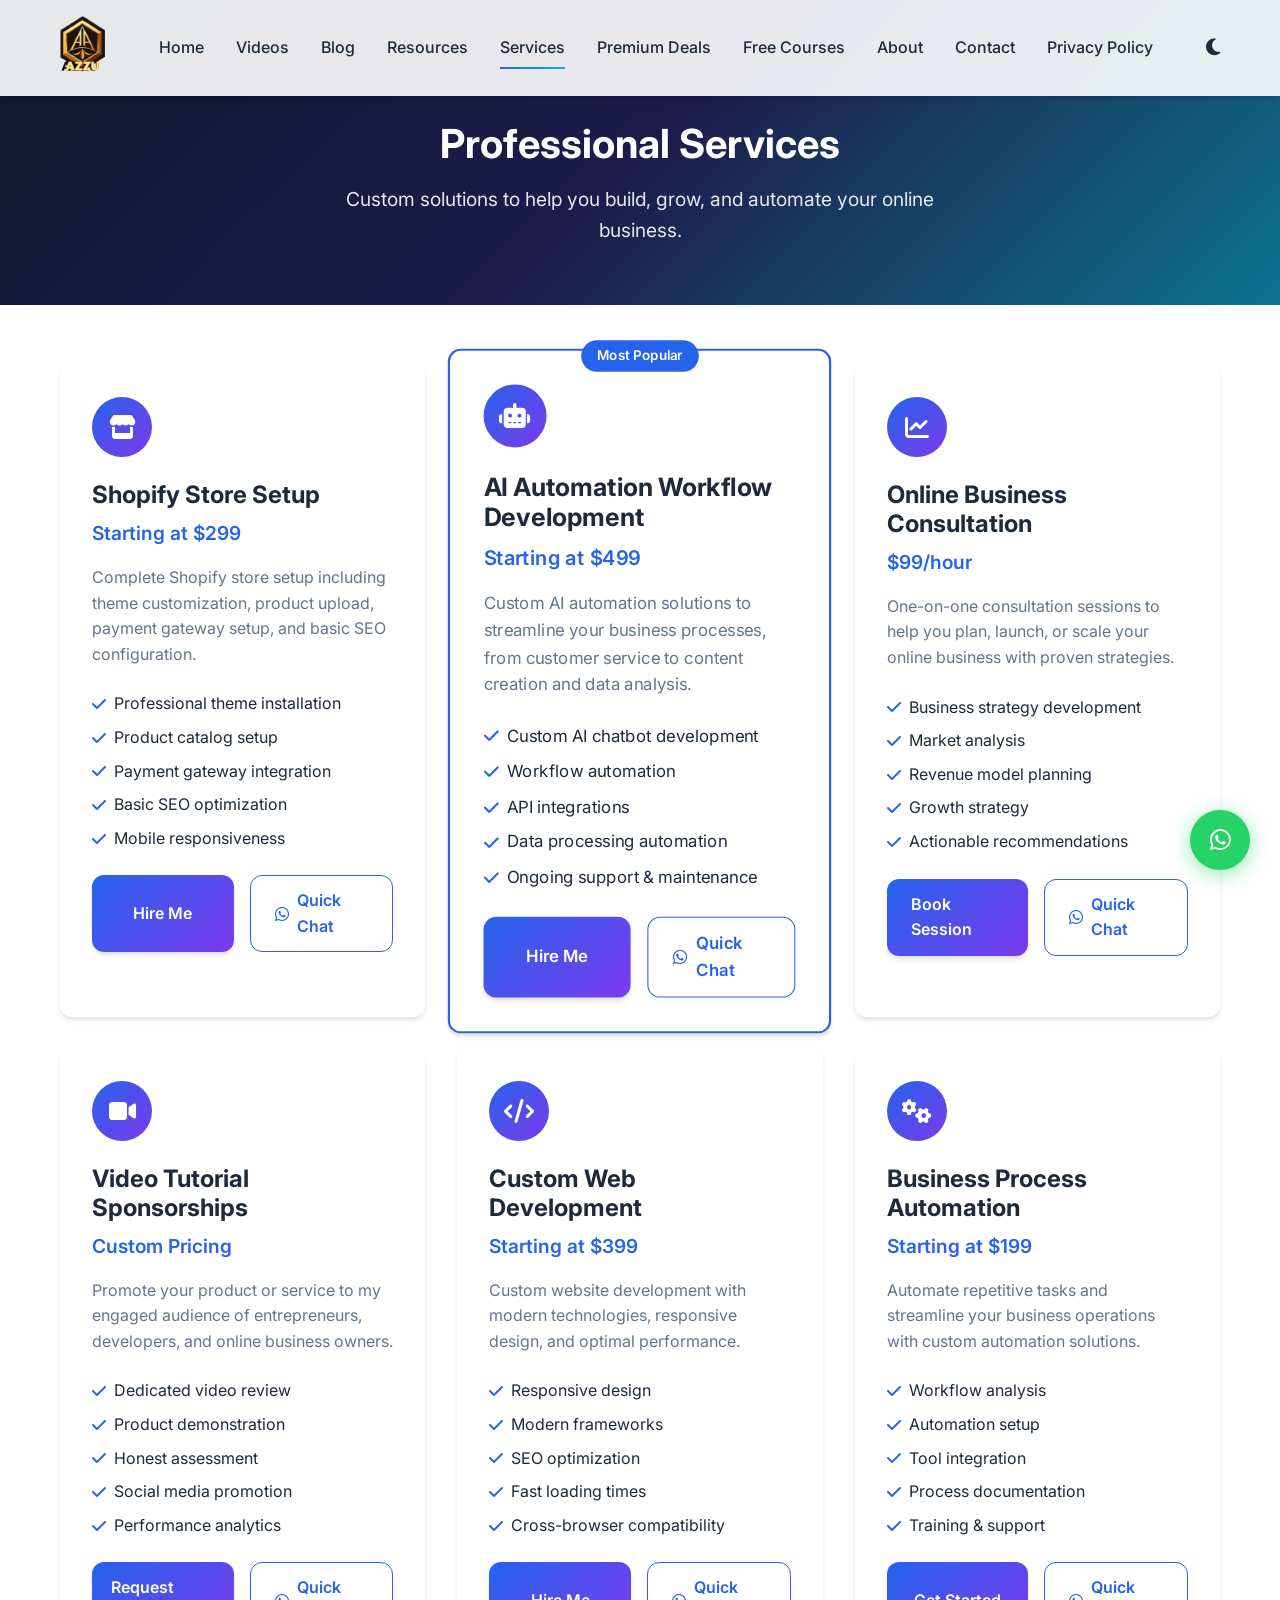
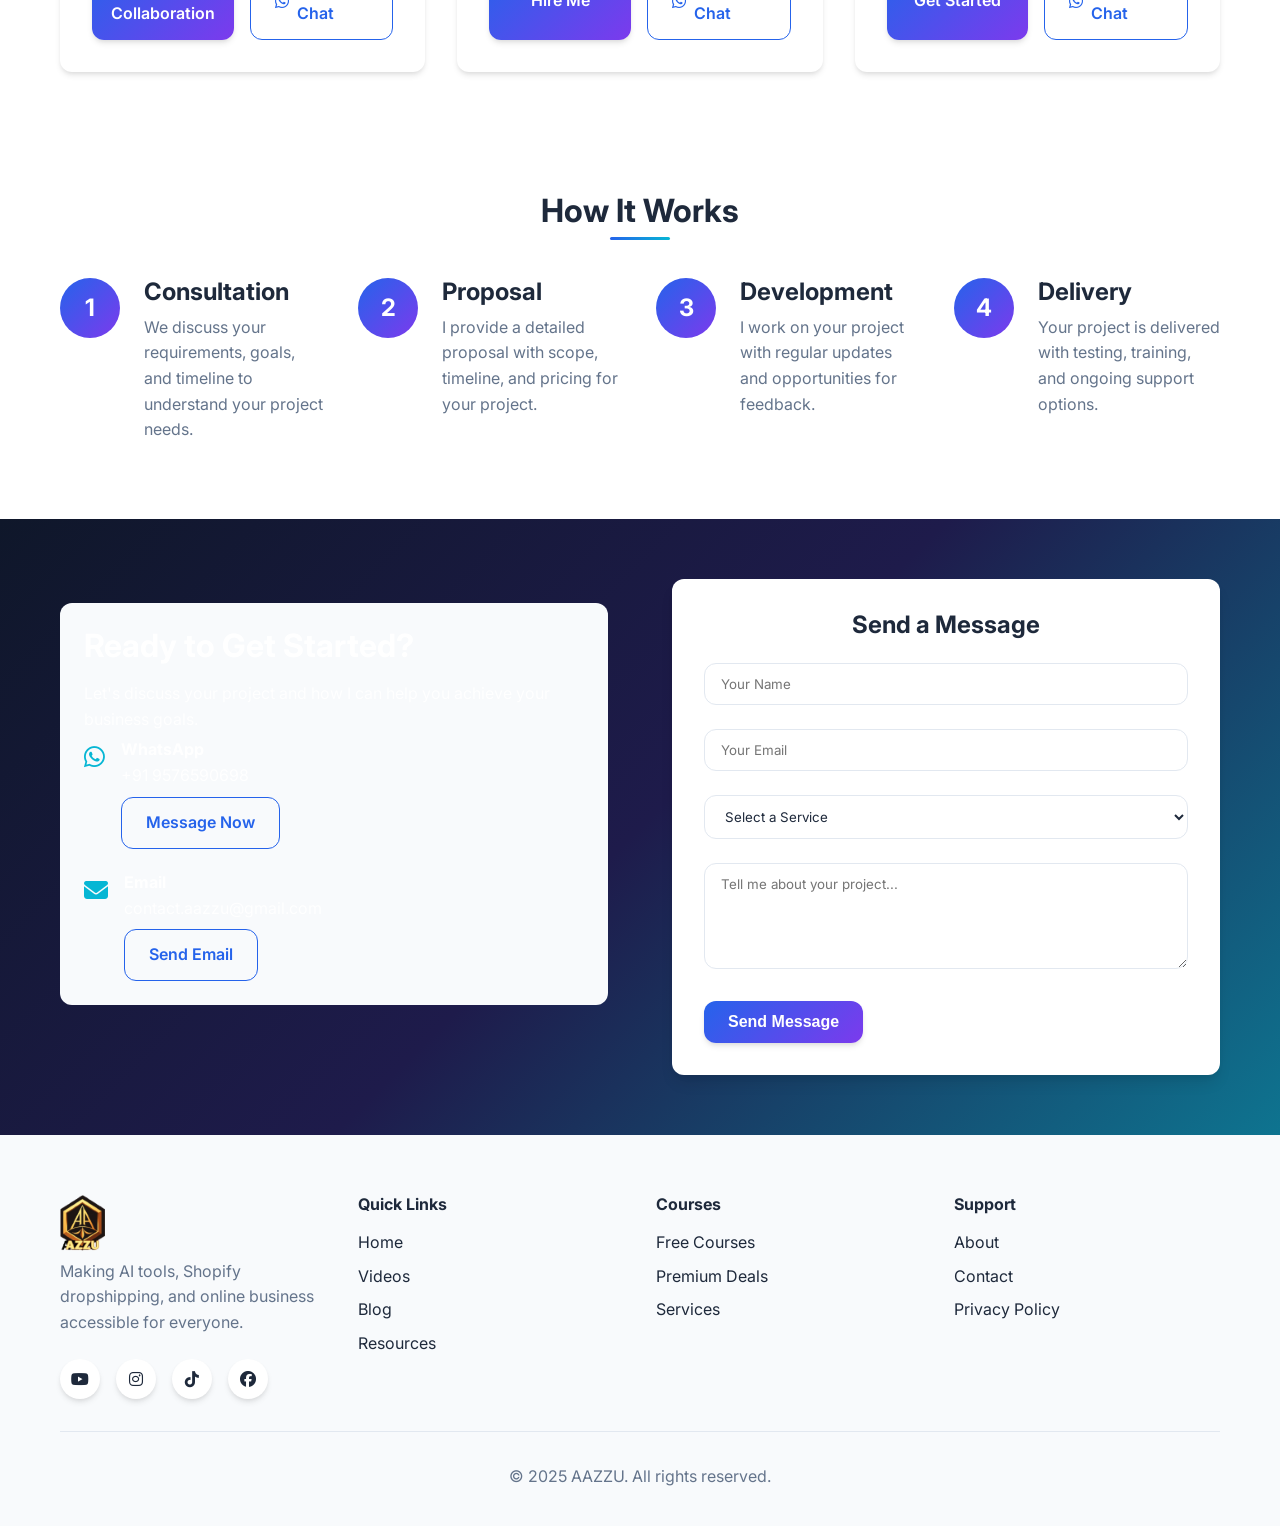
<file: services.html>
<!DOCTYPE html>
<html lang="en">
<head>
    <meta charset="UTF-8">
    <meta name="viewport" content="width=device-width, initial-scale=1.0">
    <title>Services - AAZZU | Shopify Development & AI Automation</title>
    <link rel="stylesheet" href="style.css">
    <link rel="preconnect" href="https://fonts.googleapis.com">
    <link rel="preconnect" href="https://fonts.gstatic.com" crossorigin>
    <link href="https://fonts.googleapis.com/css2?family=Inter:wght@300;400;500;600;700&display=swap" rel="stylesheet">
    <link rel="stylesheet" href="https://cdnjs.cloudflare.com/ajax/libs/font-awesome/6.4.0/css/all.min.css">
</head>
<body>
    <!-- Navigation -->
    <nav class="navbar">
        <div class="nav-container">
            <div class="nav-logo">
                  <img src="assets/logo.png" alt="logo">
            </div>
            <div class="nav-menu" id="nav-menu">
                <a href="index.html" class="nav-link">Home</a>
                <a href="videos.html" class="nav-link">Videos</a>
                <a href="blog.html" class="nav-link">Blog</a>
                <a href="resources.html" class="nav-link">Resources</a>
                <a href="services.html" class="nav-link active">Services</a>
                <a href="premium-deals.html" class="nav-link">Premium Deals</a>
                <a href="free-courses.html" class="nav-link">Free Courses</a>
                <a href="about.html" class="nav-link">About</a>
                <a href="contact.html" class="nav-link">Contact</a>
                <a href="privacy-policy.html" class="nav-link active">Privacy Policy</a>
            </div>
            <div class="nav-toggle" id="nav-toggle">
                <span class="bar"></span>
                <span class="bar"></span>
                <span class="bar"></span>
            </div>
            <div class="theme-toggle">
                <i class="fas fa-moon" id="theme-icon"></i>
            </div>
        </div>
    </nav>

    <!-- Page Header -->
    <section class="page-header">
        <div class="container">
            <h1 data-aos="fade-up">Professional Services</h1>
            <p data-aos="fade-up" data-aos-delay="100">Custom solutions to help you build, grow, and automate your online business.</p>
        </div>
    </section>

    <!-- Services Section -->
    <section class="services-section">
        <div class="container">
            <div class="services-grid">
                <!-- Service 1 -->
                <div class="service-card" data-aos="fade-up">
                    <div class="service-icon">
                        <i class="fas fa-store"></i>
                    </div>
                    <div class="service-content">
                        <h3>Shopify Store Setup</h3>
                        <p class="service-price">Starting at $299</p>
                        <p>Complete Shopify store setup including theme customization, product upload, payment gateway setup, and basic SEO configuration.</p>
                        <ul class="service-features">
                            <li><i class="fas fa-check"></i> Professional theme installation</li>
                            <li><i class="fas fa-check"></i> Product catalog setup</li>
                            <li><i class="fas fa-check"></i> Payment gateway integration</li>
                            <li><i class="fas fa-check"></i> Basic SEO optimization</li>
                            <li><i class="fas fa-check"></i> Mobile responsiveness</li>
                        </ul>
                        <div class="service-actions">
                            <a href="contact.html" class="btn btn-primary">Hire Me</a>
                            <a href="https://wa.me/+919576590698" class="btn btn-outline" target="_blank">
                                <i class="fab fa-whatsapp"></i> Quick Chat
                            </a>
                        </div>
                    </div>
                </div>

                <!-- Service 2 -->
                <div class="service-card featured" data-aos="fade-up" data-aos-delay="100">
                    <div class="service-badge">Most Popular</div>
                    <div class="service-icon">
                        <i class="fas fa-robot"></i>
                    </div>
                    <div class="service-content">
                        <h3>AI Automation Workflow Development</h3>
                        <p class="service-price">Starting at $499</p>
                        <p>Custom AI automation solutions to streamline your business processes, from customer service to content creation and data analysis.</p>
                        <ul class="service-features">
                            <li><i class="fas fa-check"></i> Custom AI chatbot development</li>
                            <li><i class="fas fa-check"></i> Workflow automation</li>
                            <li><i class="fas fa-check"></i> API integrations</li>
                            <li><i class="fas fa-check"></i> Data processing automation</li>
                            <li><i class="fas fa-check"></i> Ongoing support & maintenance</li>
                        </ul>
                        <div class="service-actions">
                            <a href="contact.html" class="btn btn-primary">Hire Me</a>
                            <a href="https://wa.me/+919576590698" class="btn btn-outline" target="_blank">
                                <i class="fab fa-whatsapp"></i> Quick Chat
                            </a>
                        </div>
                    </div>
                </div>

                <!-- Service 3 -->
                <div class="service-card" data-aos="fade-up" data-aos-delay="200">
                    <div class="service-icon">
                        <i class="fas fa-chart-line"></i>
                    </div>
                    <div class="service-content">
                        <h3>Online Business Consultation</h3>
                        <p class="service-price">$99/hour</p>
                        <p>One-on-one consultation sessions to help you plan, launch, or scale your online business with proven strategies.</p>
                        <ul class="service-features">
                            <li><i class="fas fa-check"></i> Business strategy development</li>
                            <li><i class="fas fa-check"></i> Market analysis</li>
                            <li><i class="fas fa-check"></i> Revenue model planning</li>
                            <li><i class="fas fa-check"></i> Growth strategy</li>
                            <li><i class="fas fa-check"></i> Actionable recommendations</li>
                        </ul>
                        <div class="service-actions">
                            <a href="contact.html" class="btn btn-primary">Book Session</a>
                            <a href="https://wa.me/+919576590698" class="btn btn-outline" target="_blank">
                                <i class="fab fa-whatsapp"></i> Quick Chat
                            </a>
                        </div>
                    </div>
                </div>

                <!-- Service 4 -->
                <div class="service-card" data-aos="fade-up">
                    <div class="service-icon">
                        <i class="fas fa-video"></i>
                    </div>
                    <div class="service-content">
                        <h3>Video Tutorial Sponsorships</h3>
                        <p class="service-price">Custom Pricing</p>
                        <p>Promote your product or service to my engaged audience of entrepreneurs, developers, and online business owners.</p>
                        <ul class="service-features">
                            <li><i class="fas fa-check"></i> Dedicated video review</li>
                            <li><i class="fas fa-check"></i> Product demonstration</li>
                            <li><i class="fas fa-check"></i> Honest assessment</li>
                            <li><i class="fas fa-check"></i> Social media promotion</li>
                            <li><i class="fas fa-check"></i> Performance analytics</li>
                        </ul>
                        <div class="service-actions">
                            <a href="contact.html" class="btn btn-primary">Request Collaboration</a>
                            <a href="https://wa.me/+919576590698" class="btn btn-outline" target="_blank">
                                <i class="fab fa-whatsapp"></i> Quick Chat
                            </a>
                        </div>
                    </div>
                </div>

                <!-- Service 5 -->
                <div class="service-card" data-aos="fade-up" data-aos-delay="100">
                    <div class="service-icon">
                        <i class="fas fa-code"></i>
                    </div>
                    <div class="service-content">
                        <h3>Custom Web Development</h3>
                        <p class="service-price">Starting at $399</p>
                        <p>Custom website development with modern technologies, responsive design, and optimal performance.</p>
                        <ul class="service-features">
                            <li><i class="fas fa-check"></i> Responsive design</li>
                            <li><i class="fas fa-check"></i> Modern frameworks</li>
                            <li><i class="fas fa-check"></i> SEO optimization</li>
                            <li><i class="fas fa-check"></i> Fast loading times</li>
                            <li><i class="fas fa-check"></i> Cross-browser compatibility</li>
                        </ul>
                        <div class="service-actions">
                            <a href="contact.html" class="btn btn-primary">Hire Me</a>
                            <a href="https://wa.me/+919576590698" class="btn btn-outline" target="_blank">
                                <i class="fab fa-whatsapp"></i> Quick Chat
                            </a>
                        </div>
                    </div>
                </div>

                <!-- Service 6 -->
                <div class="service-card" data-aos="fade-up" data-aos-delay="200">
                    <div class="service-icon">
                        <i class="fas fa-cogs"></i>
                    </div>
                    <div class="service-content">
                        <h3>Business Process Automation</h3>
                        <p class="service-price">Starting at $199</p>
                        <p>Automate repetitive tasks and streamline your business operations with custom automation solutions.</p>
                        <ul class="service-features">
                            <li><i class="fas fa-check"></i> Workflow analysis</li>
                            <li><i class="fas fa-check"></i> Automation setup</li>
                            <li><i class="fas fa-check"></i> Tool integration</li>
                            <li><i class="fas fa-check"></i> Process documentation</li>
                            <li><i class="fas fa-check"></i> Training & support</li>
                        </ul>
                        <div class="service-actions">
                            <a href="contact.html" class="btn btn-primary">Get Started</a>
                            <a href="https://wa.me/+919576590698" class="btn btn-outline" target="_blank">
                                <i class="fab fa-whatsapp"></i> Quick Chat
                            </a>
                        </div>
                    </div>
                </div>
            </div>
        </div>
    </section>

    <!-- Process Section -->
    <section class="process-section bg-light">
        <div class="container">
            <h2 class="section-title" data-aos="fade-up">How It Works</h2>
            <div class="process-steps">
                <div class="process-step" data-aos="fade-up">
                    <div class="step-number">1</div>
                    <div class="step-content">
                        <h3>Consultation</h3>
                        <p>We discuss your requirements, goals, and timeline to understand your project needs.</p>
                    </div>
                </div>
                <div class="process-step" data-aos="fade-up" data-aos-delay="100">
                    <div class="step-number">2</div>
                    <div class="step-content">
                        <h3>Proposal</h3>
                        <p>I provide a detailed proposal with scope, timeline, and pricing for your project.</p>
                    </div>
                </div>
                <div class="process-step" data-aos="fade-up" data-aos-delay="200">
                    <div class="step-number">3</div>
                    <div class="step-content">
                        <h3>Development</h3>
                        <p>I work on your project with regular updates and opportunities for feedback.</p>
                    </div>
                </div>
                <div class="process-step" data-aos="fade-up" data-aos-delay="300">
                    <div class="step-number">4</div>
                    <div class="step-content">
                        <h3>Delivery</h3>
                        <p>Your project is delivered with testing, training, and ongoing support options.</p>
                    </div>
                </div>
            </div>
        </div>
    </section>

    <!-- Contact Section -->
    <section class="contact-section">
        <div class="container">
            <div class="contact-content">
                <div class="contact-info" data-aos="fade-right">
                    <h2>Ready to Get Started?</h2>
                    <p>Let's discuss your project and how I can help you achieve your business goals.</p>
                    <div class="contact-methods">
                        <div class="contact-method">
                            <i class="fab fa-whatsapp"></i>
                            <div>
                                <h4>WhatsApp</h4>
                                <p>+91 9576590698</p>
                                <a href="https://wa.me/+919576590698" class="btn btn-outline" target="_blank">Message Now</a>
                            </div>
                        </div>
                        <div class="contact-method">
                            <i class="fas fa-envelope"></i>
                            <div>
                                <h4>Email</h4>
                                <p>contact.aazzu@gmail.com</p>
                                <a href="mailto:contact.aazzu@gmail.com" class="btn btn-outline">Send Email</a>
                            </div>
                        </div>
                    </div>
                </div>
                <div class="contact-form" data-aos="fade-left">
                    <h3>Send a Message</h3>
                    <form id="serviceForm">
                        <div class="form-group">
                            <input type="text" name="name" placeholder="Your Name" required>
                        </div>
                        <div class="form-group">
                            <input type="email" name="email" placeholder="Your Email" required>
                        </div>
                        <div class="form-group">
                            <select name="service" required>
                                <option value="">Select a Service</option>
                                <option value="shopify">Shopify Store Setup</option>
                                <option value="ai">AI Automation</option>
                                <option value="consultation">Business Consultation</option>
                                <option value="sponsorship">Video Sponsorship</option>
                                <option value="webdev">Web Development</option>
                                <option value="automation">Process Automation</option>
                                <option value="other">Other</option>
                            </select>
                        </div>
                        <div class="form-group">
                            <textarea name="message" placeholder="Tell me about your project..." rows="5" required></textarea>
                        </div>
                        <button type="submit" class="btn btn-primary">Send Message</button>
                    </form>
                </div>
            </div>
        </div>
    </section>

    <!-- Floating WhatsApp Button -->
    <a href="https://wa.me/+919576590698" class="whatsapp-float" target="_blank">
        <i class="fab fa-whatsapp"></i>
    </a>

    <!-- Scroll to Top Button -->
    <button class="scroll-to-top" id="scrollToTop">
        <i class="fas fa-chevron-up"></i>
    </button>

    <!-- Footer -->
    <footer class="footer">
        <div class="container">
            <div class="footer-content">
                <div class="footer-section">
                 <img src="assets/logo.png" alt="logo">
                    <p>Making AI tools, Shopify dropshipping, and online business accessible for everyone.</p>
                    <div class="social-links">
                        <a href="https://www.youtube.com" target="_blank"><i class="fab fa-youtube"></i></a>
                        <a href="https://www.instagram.com" target="_blank"><i class="fab fa-instagram"></i></a>
                        <a href="https://www.tiktok.com" target="_blank"><i class="fab fa-tiktok"></i></a>
                        <a href="https://www.facebook.com" target="_blank"><i class="fab fa-facebook"></i></a>
                    </div>
                </div>
                <div class="footer-section">
                    <h4>Quick Links</h4>
                    <ul>
                        <li><a href="index.html">Home</a></li>
                        <li><a href="videos.html">Videos</a></li>
                        <li><a href="blog.html">Blog</a></li>
                        <li><a href="resources.html">Resources</a></li>
                    </ul>
                </div>
                <div class="footer-section">
                    <h4>Courses</h4>
                    <ul>
                        <li><a href="free-courses.html">Free Courses</a></li>
                        <li><a href="premium-deals.html">Premium Deals</a></li>
                        <li><a href="services.html">Services</a></li>
                    </ul>
                </div>
                <div class="footer-section">
                    <h4>Support</h4>
                    <ul>
                        <li><a href="about.html">About</a></li>
                        <li><a href="contact.html">Contact</a></li>
                        <li><a href="privacy-policy.html">Privacy Policy</a></li>
                    </ul>
                </div>
            </div>
            <div class="footer-bottom">
                <p>&copy; 2025 AAZZU. All rights reserved.</p>
            </div>
        </div>
    </footer>

    <script src="main.js"></script>
    <script>
        // Service form handling
        document.addEventListener('DOMContentLoaded', function() {
            const serviceForm = document.getElementById('serviceForm');
            
            if (serviceForm) {
                serviceForm.addEventListener('submit', function(e) {
                    e.preventDefault();
                    
                    const formData = new FormData(serviceForm);
                    const service = formData.get('service');
                    
                    // In a real application, you would send this data to a server
                    console.log('Service inquiry:', {
                        name: formData.get('name'),
                        email: formData.get('email'),
                        service: service,
                        message: formData.get('message')
                    });
                    
                    alert(`Thank you for your interest in ${service} services! I will contact you soon.`);
                    serviceForm.reset();
                });
            }
        });
    </script>
</body>
</html>
</file>
<file: style.css>
/* CSS Variables for Theming */
:root {
    --primary-color: #2563eb;
    --secondary-color: #7c3aed;
    --accent-color: #06b6d4;
    --text-primary: #1e293b;
    --text-secondary: #64748b;
    --bg-primary: #ffffff;
    --bg-secondary: #f8fafc;
    --bg-card: #ffffff;
    --border-color: #e2e8f0;
    --shadow: 0 4px 6px -1px rgba(0, 0, 0, 0.1), 0 2px 4px -1px rgba(0, 0, 0, 0.06);
    --shadow-lg: 0 10px 15px -3px rgba(0, 0, 0, 0.1), 0 4px 6px -2px rgba(0, 0, 0, 0.05);
    --gradient: linear-gradient(135deg, #0f172a, #1e1b4b, #0e7490);
    --radius: 12px;
}

[data-theme="dark"] {
    --primary-color: #3b82f6;
    --secondary-color: #8b5cf6;
    --accent-color: #06b6d4;
    --text-primary: #f1f5f9;
    --text-secondary: #cbd5e1;
    --bg-primary: #0f172a;
    --bg-secondary: #1e293b;
    --bg-card: #1e293b;
    --border-color: #334155;
    --shadow: 0 4px 6px -1px rgba(0, 0, 0, 0.3), 0 2px 4px -1px rgba(0, 0, 0, 0.2);
    --shadow-lg: 0 10px 15px -3px rgba(0, 0, 0, 0.3), 0 4px 6px -2px rgba(0, 0, 0, 0.2);
    --gradient: linear-gradient(135deg, #0f172a, #1e1b4b, #0e7490);
}

/* Base Styles */
* {
    margin: 0;
    padding: 0;
    box-sizing: border-box;
}

html {
    scroll-behavior: smooth;
}

body {
    font-family: 'Inter', sans-serif;
    line-height: 1.6;
    color: var(--text-primary);
    background-color: var(--bg-primary);
    transition: background-color 0.3s ease, color 0.3s ease;
}

.container {
    width: 100%;
    max-width: 1200px;
    margin: 0 auto;
    padding: 0 20px;
}

/* Typography */
h1, h2, h3, h4, h5, h6 {
    font-weight: 700;
    line-height: 1.2;
    margin-bottom: 1rem;
}

h1 {
    font-size: 2.5rem;
}

h2 {
    font-size: 2rem;
}

h3 {
    font-size: 1.5rem;
}

p {
    margin-bottom: 1rem;
    color: var(--text-secondary);
}

a {
    text-decoration: none;
    color: inherit;
    transition: all 0.3s ease;
}

/* Utility Classes */
.gradient-text {
    background: linear-gradient(135deg, var(--primary-color), var(--secondary-color), var(--accent-color));
    -webkit-background-clip: text;
    -webkit-text-fill-color: transparent;
    background-clip: text;
}

.section-title {
    text-align: center;
    margin-bottom: 3rem;
    position: relative;
}

.section-title::after {
    content: '';
    position: absolute;
    bottom: -10px;
    left: 50%;
    transform: translateX(-50%);
    width: 60px;
    height: 3px;
    background: linear-gradient(to right, var(--primary-color), var(--accent-color));
    border-radius: 2px;
}

/* Buttons */
.btn {
    display: inline-flex;
    align-items: center;
    justify-content: center;
    padding: 12px 24px;
    border-radius: var(--radius);
    font-weight: 600;
    cursor: pointer;
    transition: all 0.3s ease;
    border: none;
    font-size: 1rem;
    gap: 8px;
}

.btn-primary {
    background: linear-gradient(135deg, var(--primary-color), var(--secondary-color));
    color: white;
    box-shadow: var(--shadow);
}

.btn-primary:hover {
    transform: translateY(-2px);
    box-shadow: var(--shadow-lg);
}

.btn-secondary {
    background: var(--bg-card);
    color: var(--text-primary);
    border: 1px solid var(--border-color);
    box-shadow: var(--shadow);
}

.btn-secondary:hover {
    transform: translateY(-2px);
    box-shadow: var(--shadow-lg);
}

.btn-outline {
    background: transparent;
    color: var(--primary-color);
    border: 1px solid var(--primary-color);
}

.btn-outline:hover {
    background: var(--primary-color);
    color: white;
}

/* Navigation */
.navbar {
    position: fixed;
    top: 0;
    width: 100%;
    background: rgba(255, 255, 255, 0.9);
    backdrop-filter: blur(10px);
    z-index: 1000;
    box-shadow: var(--shadow);
    transition: all 0.3s ease;
}

[data-theme="dark"] .navbar {
    background: rgba(15, 23, 42, 0.9);
}

.nav-container {
    display: flex;
    justify-content: space-between;
    align-items: center;
    padding: 1rem 20px;
    max-width: 1200px;
    margin: 0 auto;
}

.nav-logo a {
    font-size: 1.5rem;
    font-weight: 700;
    background: linear-gradient(135deg, var(--primary-color), var(--secondary-color));
    -webkit-background-clip: text;
    -webkit-text-fill-color: transparent;
    background-clip: text;
}

.nav-menu {
    display: flex;
    gap: 2rem;
}

.nav-link {
    font-weight: 500;
    position: relative;
    padding: 0.5rem 0;
}

.nav-link::after {
    content: '';
    position: absolute;
    bottom: 0;
    left: 0;
    width: 0;
    height: 2px;
    background: linear-gradient(to right, var(--primary-color), var(--accent-color));
    transition: width 0.3s ease;
}

.nav-link:hover::after,
.nav-link.active::after {
    width: 100%;
}

.nav-toggle {
    display: none;
    flex-direction: column;
    cursor: pointer;
}

.bar {
    width: 25px;
    height: 3px;
    background: var(--text-primary);
    margin: 3px 0;
    transition: 0.3s;
    border-radius: 2px;
}

.theme-toggle {
    cursor: pointer;
    font-size: 1.2rem;
    color: var(--text-primary);
}

/* Hero Section */
.hero {
    padding: 120px 0 80px;
    background: var(--gradient);
    color: white;
    position: relative;
    overflow: hidden;
}

.hero::before {
    content: '';
    position: absolute;
    top: 0;
    left: 0;
    width: 100%;
    height: 100%;
    background: url('data:image/svg+xml,<svg xmlns="http://www.w3.org/2000/svg" viewBox="0 0 1000 1000" opacity="0.1"><polygon fill="white" points="0,1000 1000,0 1000,1000"/></svg>');
    background-size: cover;
}

.hero-content {
    display: grid;
    grid-template-columns: 1fr 1fr;
    gap: 4rem;
    align-items: center;
    position: relative;
    z-index: 1;
}

.hero-image {
    display: flex;
    justify-content: center;
}

.profile-img {
    width: 350px;
    height: 500px;
    border-radius: 47%;
    overflow: hidden;
    border: 4px solid rgba(6, 10, 240, 0.329);
    box-shadow: 0 20px 40px rgba(175, 92, 243, 0.365);
    transition: transform 0.5s ease;
}

.profile-img:hover {
    transform: scale(1.05);
}

.profile-img img {
    width: 100%;
    height: 100%;
    object-fit: cover;
}

.hero-text h1 {
    font-size: 3rem;
    margin-bottom: 1rem;
    color: white;
}

.tagline {
    font-size: 1.5rem;
    font-weight: 300;
    margin-bottom: 1.5rem;
    color: rgba(255, 255, 255, 0.9);
}

.intro {
    font-size: 1.1rem;
    margin-bottom: 2rem;
    color: rgba(255, 255, 255, 0.8);
}

.hero-buttons {
    display: flex;
    gap: 1rem;
    flex-wrap: wrap;
}

/* Featured Courses */
.featured-courses {
    padding: 80px 0;
    background: var(--bg-secondary);
}

.courses-grid {
    display: grid;
    grid-template-columns: repeat(auto-fit, minmax(300px, 1fr));
    gap: 2rem;
}

.course-card {
    background: var(--bg-card);
    border-radius: var(--radius);
    overflow: hidden;
    box-shadow: var(--shadow);
    transition: transform 0.3s ease, box-shadow 0.3s ease;
    position: relative;
}

.course-card:hover {
    transform: translateY(-10px);
    box-shadow: var(--shadow-lg);
}

.course-thumbnail {
    position: relative;
    height: 200px;
    overflow: hidden;
}

.course-thumbnail img {
    width: 100%;
    height: 100%;
    object-fit: cover;
    transition: transform 0.5s ease;
}

.course-card:hover .course-thumbnail img {
    transform: scale(1.1);
}

.course-overlay {
    position: absolute;
    top: 0;
    left: 0;
    width: 100%;
    height: 100%;
    background: rgba(0, 0, 0, 0.5);
    display: flex;
    align-items: center;
    justify-content: center;
    opacity: 0;
    transition: opacity 0.3s ease;
}

.course-card:hover .course-overlay {
    opacity: 1;
}

.play-btn {
    width: 60px;
    height: 60px;
    background: var(--primary-color);
    border-radius: 50%;
    display: flex;
    align-items: center;
    justify-content: center;
    color: white;
    font-size: 1.5rem;
    transition: transform 0.3s ease;
}

.play-btn:hover {
    transform: scale(1.1);
}

.course-content {
    padding: 1.5rem;
}

.course-content h3 {
    margin-bottom: 0.5rem;
}

.course-content p {
    margin-bottom: 1rem;
    font-size: 0.9rem;
}

/* CTA Section */
.cta-section {
    padding: 80px 0;
    background: var(--gradient);
    color: white;
    text-align: center;
}

.cta-content h2 {
    font-size: 2.5rem;
    margin-bottom: 1rem;
    color: white;
}

.cta-content p {
    font-size: 1.2rem;
    margin-bottom: 2rem;
    color: rgba(255, 255, 255, 0.9);
    max-width: 600px;
    margin-left: auto;
    margin-right: auto;
}

.cta-buttons {
    display: flex;
    gap: 1rem;
    justify-content: center;
    flex-wrap: wrap;
}

/* Floating WhatsApp Button */
.whatsapp-float {
    position: fixed;
    bottom: 30px;
    right: 30px;
    width: 60px;
    height: 60px;
    background: #25D366;
    color: white;
    border-radius: 50%;
    display: flex;
    align-items: center;
    justify-content: center;
    font-size: 1.5rem;
    box-shadow: 0 4px 20px rgba(37, 211, 102, 0.5);
    z-index: 1000;
    transition: transform 0.3s ease;
}

.whatsapp-float:hover {
    transform: scale(1.1);
}

/* Scroll to Top Button */
.scroll-to-top {
    position: fixed;
    bottom: 100px;
    right: 30px;
    width: 50px;
    height: 50px;
    background: var(--primary-color);
    color: white;
    border: none;
    border-radius: 50%;
    display: flex;
    align-items: center;
    justify-content: center;
    font-size: 1.2rem;
    box-shadow: var(--shadow);
    cursor: pointer;
    opacity: 0;
    visibility: hidden;
    transition: all 0.3s ease;
    z-index: 999;
}

.scroll-to-top.visible {
    opacity: 1;
    visibility: visible;
}

.scroll-to-top:hover {
    transform: translateY(-3px);
    box-shadow: var(--shadow-lg);
}

/* Footer */
.footer {
    background: var(--bg-secondary);
    padding: 60px 0 20px;
}

.footer-content {
    display: grid;
    grid-template-columns: repeat(auto-fit, minmax(250px, 1fr));
    gap: 2rem;
    margin-bottom: 2rem;
}

.footer-section h3,
.footer-section h4 {
    margin-bottom: 1rem;
    color: var(--text-primary);
}

.footer-section p {
    margin-bottom: 1.5rem;
}

.footer-section ul {
    list-style: none;
}

.footer-section ul li {
    margin-bottom: 0.5rem;
}

.footer-section ul li a:hover {
    color: var(--primary-color);
}

.social-links {
    display: flex;
    gap: 1rem;
}

.social-links a {
    width: 40px;
    height: 40px;
    background: var(--bg-card);
    border-radius: 50%;
    display: flex;
    align-items: center;
    justify-content: center;
    box-shadow: var(--shadow);
    transition: all 0.3s ease;
}

.social-links a:hover {
    transform: translateY(-3px);
    box-shadow: var(--shadow-lg);
    background: var(--primary-color);
    color: white;
}

.footer-bottom {
    text-align: center;
    padding-top: 2rem;
    border-top: 1px solid var(--border-color);
}

/* Responsive Design ---------------------------------------------------------------------*/
@media (max-width: 768px) {
    .nav-menu {
        position: fixed;
        top: 70px;
        right: -100%;
        flex-direction: column;
        background: var(--bg-card);
        width: 80%;
        height: calc(100vh - 70px);
        padding: 2rem;
        transition: right 0.3s ease;
        box-shadow: var(--shadow-lg);
    }

    .nav-menu.active {
        right: 0;
    }

    .nav-toggle {
        display: flex;
    }

    .nav-toggle.active .bar:nth-child(1) {
        transform: rotate(-45deg) translate(-5px, 6px);
    }

    .nav-toggle.active .bar:nth-child(2) {
        opacity: 0;
    }

    .nav-toggle.active .bar:nth-child(3) {
        transform: rotate(45deg) translate(-5px, -6px);
    }

    .hero-content {
        grid-template-columns: 1fr;
        text-align: center;
        gap: 2rem;
    }

    .hero-text h1 {
        font-size: 2.5rem;
    }

    .tagline {
        font-size: 1.2rem;
    }

    .hero-buttons {
        justify-content: center;
    }

    .cta-content h2 {
        font-size: 2rem;
    }

    .cta-buttons {
        flex-direction: column;
        align-items: center;
    }

    .cta-buttons .btn {
        width: 100%;
        max-width: 300px;
    }
}

/* Animation Classes */
[data-aos] {
    opacity: 0;
    transition: all 0.6s ease;
}

[data-aos].aos-animate {
    opacity: 1;
}

[data-aos="fade-up"] {
    transform: translateY(30px);
}

[data-aos="fade-up"].aos-animate {
    transform: translateY(0);
}

[data-aos="fade-down"] {
    transform: translateY(-30px);
}

[data-aos="fade-down"].aos-animate {
    transform: translateY(0);
}

[data-aos="fade-left"] {
    transform: translateX(-30px);
}

[data-aos="fade-left"].aos-animate {
    transform: translateX(0);
}

[data-aos="fade-right"] {
    transform: translateX(30px);
}

[data-aos="fade-right"].aos-animate {
    transform: translateX(0);
}

[data-aos="zoom-in"] {
    transform: scale(0.9);
}

[data-aos="zoom-in"].aos-animate {
    transform: scale(1);
}

/* Add to style.css */

/* Page Header */
.page-header {
    padding: 120px 0 60px;
    background: var(--gradient);
    color: white;
    text-align: center;
}

.page-header h1 {
    font-size: 2.5rem;
    margin-bottom: 1rem;
    color: white;
}

.page-header p {
    font-size: 1.2rem;
    color: rgba(255, 255, 255, 0.9);
    max-width: 600px;
    margin: 0 auto;
}

/* Video Filters */
.video-filters {
    padding: 2rem 0;
    background: var(--bg-secondary);
}

.filter-buttons {
    display: flex;
    justify-content: center;
    gap: 1rem;
    flex-wrap: wrap;
}

.filter-btn {
    padding: 10px 20px;
    background: var(--bg-card);
    border: 1px solid var(--border-color);
    border-radius: var(--radius);
    cursor: pointer;
    transition: all 0.3s ease;
    font-weight: 500;
}

.filter-btn.active,
.filter-btn:hover {
    background: var(--primary-color);
    color: white;
    border-color: var(--primary-color);
}

/* Videos Grid */
.videos-grid-section {
    padding: 60px 0;
}

.videos-grid {
    display: grid;
    grid-template-columns: repeat(auto-fill, minmax(350px, 1fr));
    gap: 2rem;
}

.video-card {
    background: var(--bg-card);
    border-radius: var(--radius);
    overflow: hidden;
    box-shadow: var(--shadow);
    transition: transform 0.3s ease, box-shadow 0.3s ease;
}

.video-card:hover {
    transform: translateY(-5px);
    box-shadow: var(--shadow-lg);
}

.video-thumbnail {
    position: relative;
    height: 200px;
    overflow: hidden;
}

.video-thumbnail img {
    width: 100%;
    height: 100%;
    object-fit: cover;
    transition: transform 0.5s ease;
}

.video-card:hover .video-thumbnail img {
    transform: scale(1.05);
}

.video-overlay {
    position: absolute;
    top: 0;
    left: 0;
    width: 100%;
    height: 100%;
    background: rgba(0, 0, 0, 0.5);
    display: flex;
    align-items: center;
    justify-content: center;
    opacity: 0;
    transition: opacity 0.3s ease;
}

.video-card:hover .video-overlay {
    opacity: 1;
}

.video-duration {
    position: absolute;
    bottom: 10px;
    right: 10px;
    background: rgba(0, 0, 0, 0.8);
    color: white;
    padding: 4px 8px;
    border-radius: 4px;
    font-size: 0.8rem;
}

.video-content {
    padding: 1.5rem;
}

.video-content h3 {
    margin-bottom: 0.5rem;
    font-size: 1.2rem;
}

.video-meta {
    display: flex;
    gap: 1rem;
    margin-bottom: 1rem;
    font-size: 0.9rem;
    color: var(--text-secondary);
}

.video-content p {
    margin-bottom: 1.5rem;
    font-size: 0.95rem;
}

/* Blog Layout */
.blog-section {
    padding: 60px 0;
}

.blog-layout {
    display: grid;
    grid-template-columns: 2fr 1fr;
    gap: 3rem;
}

.blog-search {
    display: flex;
    margin-bottom: 2rem;
}

.search-input {
    flex: 1;
    padding: 12px 16px;
    border: 1px solid var(--border-color);
    border-radius: var(--radius) 0 0 var(--radius);
    background: var(--bg-card);
    color: var(--text-primary);
}

.search-btn {
    padding: 12px 20px;
    background: var(--primary-color);
    color: white;
    border: none;
    border-radius: 0 var(--radius) var(--radius) 0;
    cursor: pointer;
}

.blog-grid {
    display: grid;
    gap: 2rem;
    margin-bottom: 3rem;
}

.blog-card {
    background: var(--bg-card);
    border-radius: var(--radius);
    overflow: hidden;
    box-shadow: var(--shadow);
    transition: transform 0.3s ease, box-shadow 0.3s ease;
}

.blog-card:hover {
    transform: translateY(-5px);
    box-shadow: var(--shadow-lg);
}

.blog-thumbnail {
    position: relative;
    height: 200px;
    overflow: hidden;
}

.blog-thumbnail img {
    width: 100%;
    height: 100%;
    object-fit: cover;
}

.blog-tags {
    position: absolute;
    top: 10px;
    left: 10px;
    display: flex;
    gap: 0.5rem;
}

.blog-tag {
    background: var(--primary-color);
    color: white;
    padding: 4px 8px;
    border-radius: 4px;
    font-size: 0.8rem;
}

.blog-content {
    padding: 1.5rem;
}

.blog-content h2 {
    margin-bottom: 0.5rem;
    font-size: 1.3rem;
}

.blog-content h2 a:hover {
    color: var(--primary-color);
}

.blog-meta {
    display: flex;
    gap: 1rem;
    margin-bottom: 1rem;
    font-size: 0.9rem;
    color: var(--text-secondary);
}

.blog-meta i {
    margin-right: 5px;
}

.blog-pagination {
    display: flex;
    justify-content: center;
    gap: 0.5rem;
}

.pagination-btn {
    padding: 10px 15px;
    background: var(--bg-card);
    border: 1px solid var(--border-color);
    border-radius: var(--radius);
    transition: all 0.3s ease;
}

.pagination-btn.active,
.pagination-btn:hover {
    background: var(--primary-color);
    color: white;
    border-color: var(--primary-color);
}

.pagination-btn.next {
    padding: 10px 20px;
}

/* Blog Sidebar */
.blog-sidebar {
    display: flex;
    flex-direction: column;
    gap: 2rem;
}

.sidebar-widget {
    background: var(--bg-card);
    padding: 1.5rem;
    border-radius: var(--radius);
    box-shadow: var(--shadow);
}

.sidebar-widget h3 {
    margin-bottom: 1rem;
    padding-bottom: 0.5rem;
    border-bottom: 1px solid var(--border-color);
}

.popular-posts {
    display: flex;
    flex-direction: column;
    gap: 1rem;
}

.popular-post h4 {
    margin-bottom: 0.25rem;
    font-size: 1rem;
}

.popular-post h4 a:hover {
    color: var(--primary-color);
}

.post-date {
    font-size: 0.8rem;
    color: var(--text-secondary);
}

.categories-list {
    list-style: none;
}

.categories-list li {
    margin-bottom: 0.5rem;
    padding-bottom: 0.5rem;
    border-bottom: 1px solid var(--border-color);
}

.categories-list li:last-child {
    margin-bottom: 0;
    padding-bottom: 0;
    border-bottom: none;
}

.categories-list a {
    display: flex;
    justify-content: space-between;
    transition: color 0.3s ease;
}

.categories-list a:hover {
    color: var(--primary-color);
}

.categories-list span {
    background: var(--bg-secondary);
    padding: 2px 8px;
    border-radius: 20px;
    font-size: 0.8rem;
}

.newsletter-form {
    display: flex;
    flex-direction: column;
    gap: 1rem;
}

.newsletter-form input {
    padding: 12px;
    border: 1px solid var(--border-color);
    border-radius: var(--radius);
    background: var(--bg-primary);
    color: var(--text-primary);
}

/* Resources Section */
.resources-section {
    padding: 60px 0;
}

.resources-section.bg-light {
    background: var(--bg-secondary);
}

.resources-grid {
    display: grid;
    grid-template-columns: repeat(auto-fill, minmax(350px, 1fr));
    gap: 2rem;
}

.resource-card {
    background: var(--bg-card);
    padding: 2rem;
    border-radius: var(--radius);
    box-shadow: var(--shadow);
    transition: transform 0.3s ease, box-shadow 0.3s ease;
    text-align: center;
}

.resource-card:hover {
    transform: translateY(-5px);
    box-shadow: var(--shadow-lg);
}

.resource-icon {
    width: 60px;
    height: 60px;
    background: linear-gradient(135deg, var(--primary-color), var(--secondary-color));
    border-radius: 50%;
    display: flex;
    align-items: center;
    justify-content: center;
    margin: 0 auto 1.5rem;
    color: white;
    font-size: 1.5rem;
}

.resource-content h3 {
    margin-bottom: 1rem;
}

.resource-content p {
    margin-bottom: 1.5rem;
}

.resource-meta {
    display: flex;
    justify-content: center;
    gap: 1rem;
    margin-bottom: 1.5rem;
}

.resource-category,
.resource-price {
    padding: 4px 12px;
    border-radius: 20px;
    font-size: 0.8rem;
    font-weight: 500;
}

.resource-category {
    background: rgba(37, 99, 235, 0.1);
    color: var(--primary-color);
}

.resource-price {
    background: rgba(6, 182, 212, 0.1);
    color: var(--accent-color);
}

/* Services Section */
.services-section {
    padding: 60px 0;
}

.services-grid {
    display: grid;
    grid-template-columns: repeat(auto-fill, minmax(350px, 1fr));
    gap: 2rem;
}

.service-card {
    background: var(--bg-card);
    padding: 2rem;
    border-radius: var(--radius);
    box-shadow: var(--shadow);
    transition: transform 0.3s ease, box-shadow 0.3s ease;
    position: relative;
}

.service-card.featured {
    border: 2px solid var(--primary-color);
    transform: scale(1.05);
}

.service-card:hover {
    transform: translateY(-5px);
    box-shadow: var(--shadow-lg);
}

.service-card.featured:hover {
    transform: scale(1.05) translateY(-5px);
}

.service-badge {
    position: absolute;
    top: -10px;
    left: 50%;
    transform: translateX(-50%);
    background: var(--primary-color);
    color: white;
    padding: 5px 15px;
    border-radius: 20px;
    font-size: 0.8rem;
    font-weight: 600;
}

.service-icon {
    width: 60px;
    height: 60px;
    background: linear-gradient(135deg, var(--primary-color), var(--secondary-color));
    border-radius: 50%;
    display: flex;
    align-items: center;
    justify-content: center;
    margin-bottom: 1.5rem;
    color: white;
    font-size: 1.5rem;
}

.service-content h3 {
    margin-bottom: 0.5rem;
}

.service-price {
    font-size: 1.2rem;
    font-weight: 600;
    color: var(--primary-color);
    margin-bottom: 1rem;
}

.service-features {
    list-style: none;
    margin: 1.5rem 0;
}

.service-features li {
    margin-bottom: 0.5rem;
    display: flex;
    align-items: center;
    gap: 0.5rem;
}

.service-features i {
    color: var(--primary-color);
}

.service-actions {
    display: flex;
    gap: 1rem;
    flex-wrap: wrap;
}

.service-actions .btn {
    flex: 1;
    min-width: 120px;
}

/* Process Section */
.process-section {
    padding: 60px 0;
}

.process-steps {
    display: grid;
    grid-template-columns: repeat(auto-fit, minmax(250px, 1fr));
    gap: 2rem;
}

.process-step {
    display: flex;
    align-items: flex-start;
    gap: 1.5rem;
}

.step-number {
    width: 50px;
    height: 50px;
    background: linear-gradient(135deg, var(--primary-color), var(--secondary-color));
    border-radius: 50%;
    display: flex;
    align-items: center;
    justify-content: center;
    color: white;
    font-weight: 700;
    font-size: 1.2rem;
    flex-shrink: 0;
}

.step-content h3 {
    margin-bottom: 0.5rem;
}

/* Contact Section */
.contact-section {
    padding: 60px 0;
    background: var(--gradient);
    color: white;
}

.contact-content {
    display: grid;
    grid-template-columns: 1fr 1fr;
    gap: 4rem;
    align-items: start;
}

.contact-info h2 {
    color: white;
    margin-bottom: 1rem;
}

.contact-info p {
    color: rgba(255, 255, 255, 0.9);
    margin-bottom: 2rem;
}

.contact-methods {
    display: flex;
    flex-direction: column;
    gap: 1.5rem;
}

.contact-method {
    display: flex;
    align-items: flex-start;
    gap: 1rem;
}

.contact-method i {
    font-size: 1.5rem;
    color: var(--accent-color);
    margin-top: 5px;
}

.contact-method h4 {
    color: white;
    margin-bottom: 0.25rem;
}

.contact-method p {
    margin-bottom: 0.5rem;
}

.contact-form {
    background: var(--bg-card);
    padding: 2rem;
    border-radius: var(--radius);
    box-shadow: var(--shadow-lg);
}

.contact-form h3 {
    color: var(--text-primary);
    margin-bottom: 1.5rem;
    text-align: center;
}

.form-group {
    margin-bottom: 1.5rem;
}

.form-group input,
.form-group select,
.form-group textarea {
    width: 100%;
    padding: 12px 16px;
    border: 1px solid var(--border-color);
    border-radius: var(--radius);
    background: var(--bg-primary);
    color: var(--text-primary);
    font-family: inherit;
    transition: border-color 0.3s ease;
}

.form-group input:focus,
.form-group select:focus,
.form-group textarea:focus {
    outline: none;
    border-color: var(--primary-color);
}

/* Responsive Design --------------------------------------------------------------------------*/
@media (max-width: 768px) {
    .blog-layout {
        grid-template-columns: 1fr;
    }
    
    .contact-content {
        grid-template-columns: 1fr;
        gap: 2rem;
    }
    
    .service-card.featured {
        transform: none;
    }
    
    .service-card.featured:hover {
        transform: translateY(-5px);
    }
    
    .videos-grid,
    .resources-grid,
    .services-grid {
        grid-template-columns: 1fr;
    }
    
    .process-steps {
        grid-template-columns: 1fr;
    }
    
    .service-actions {
        flex-direction: column;
    }
    
    .service-actions .btn {
        width: 100%;
    }
}

/* Add to style.css */

/* Premium Deals Styles */
.featured-deal {
    padding: 60px 0;
}

.deal-banner {
    background: linear-gradient(135deg, var(--primary-color), var(--secondary-color));
    border-radius: var(--radius);
    padding: 3rem;
    color: white;
    position: relative;
    overflow: hidden;
    box-shadow: var(--shadow-lg);
}

.deal-badge {
    position: absolute;
    top: 20px;
    right: 20px;
    background: var(--accent-color);
    color: white;
    padding: 8px 16px;
    border-radius: 20px;
    font-weight: 600;
    font-size: 0.9rem;
}

.deal-content {
    display: grid;
    grid-template-columns: 2fr 1fr;
    gap: 3rem;
    align-items: center;
}

.deal-info h2 {
    color: white;
    font-size: 2.5rem;
    margin-bottom: 1rem;
}

.deal-description {
    font-size: 1.2rem;
    margin-bottom: 2rem;
    color: rgba(255, 255, 255, 0.9);
}

.deal-pricing {
    display: flex;
    align-items: center;
    gap: 1rem;
    margin-bottom: 2rem;
}

.original-price {
    font-size: 1.5rem;
    text-decoration: line-through;
    color: rgba(255, 255, 255, 0.7);
}

.discount-price {
    font-size: 2.5rem;
    font-weight: 700;
}

.discount-percent {
    background: var(--accent-color);
    padding: 5px 12px;
    border-radius: 20px;
    font-weight: 600;
}

.deal-countdown {
    margin-bottom: 2rem;
}

.deal-countdown h4 {
    color: white;
    margin-bottom: 1rem;
}

.countdown-timer {
    display: flex;
    gap: 1rem;
}

.countdown-item {
    text-align: center;
    background: rgba(255, 255, 255, 0.1);
    padding: 1rem;
    border-radius: var(--radius);
    backdrop-filter: blur(10px);
}

.countdown-value {
    display: block;
    font-size: 2rem;
    font-weight: 700;
}

.countdown-label {
    font-size: 0.8rem;
    opacity: 0.8;
}

.btn-large {
    padding: 15px 30px;
    font-size: 1.1rem;
}

.deal-image img {
    width: 100%;
    border-radius: var(--radius);
    box-shadow: 0 10px 30px rgba(0, 0, 0, 0.3);
}

/* Deals Grid */
.deals-section {
    padding: 60px 0;
}

.deals-grid {
    display: grid;
    grid-template-columns: repeat(auto-fill, minmax(350px, 1fr));
    gap: 2rem;
}

.deal-card {
    background: var(--bg-card);
    padding: 2rem;
    border-radius: var(--radius);
    box-shadow: var(--shadow);
    transition: transform 0.3s ease, box-shadow 0.3s ease;
    position: relative;
    text-align: center;
}

.deal-card:hover {
    transform: translateY(-5px);
    box-shadow: var(--shadow-lg);
}

.deal-header {
    display: flex;
    justify-content: space-between;
    align-items: center;
    margin-bottom: 1.5rem;
}

.deal-badge.hot {
    background: #ff4757;
}

.deal-badge.popular {
    background: #2ed573;
}

.deal-badge.new {
    background: #1e90ff;
}

.deal-badge.limited {
    background: #ffa502;
}

.deal-save {
    font-weight: 600;
    color: var(--primary-color);
}

.deal-icon {
    width: 80px;
    height: 80px;
    background: linear-gradient(135deg, var(--primary-color), var(--secondary-color));
    border-radius: 50%;
    display: flex;
    align-items: center;
    justify-content: center;
    margin: 0 auto 1.5rem;
    color: white;
    font-size: 2rem;
}

.deal-card h3 {
    margin-bottom: 1rem;
}

.deal-description {
    margin-bottom: 1.5rem;
    color: var(--text-secondary);
}

.deal-pricing {
    display: flex;
    justify-content: center;
    gap: 1rem;
    margin-bottom: 1.5rem;
    align-items: baseline;
}

.deal-features {
    list-style: none;
    margin: 1.5rem 0;
    text-align: left;
}

.deal-features li {
    margin-bottom: 0.5rem;
    display: flex;
    align-items: center;
    gap: 0.5rem;
}

.deal-features i {
    color: var(--primary-color);
}

/* Disclosure Section */
.disclosure-section {
    padding: 40px 0;
}

.disclosure-content {
    max-width: 800px;
    margin: 0 auto;
    text-align: center;
}

.disclosure-content h3 {
    margin-bottom: 1rem;
    color: var(--text-primary);
}

.disclosure-content p {
    color: var(--text-secondary);
    line-height: 1.6;
}

/* Course Filters */
.course-filters {
    padding: 2rem 0;
    background: var(--bg-secondary);
}

/* Courses Section */
.courses-section {
    padding: 60px 0;
}

.courses-grid {
    display: grid;
    gap: 2rem;
}

.course-card.large {
    grid-column: 1 / -1;
    display: grid;
    grid-template-columns: 1fr 1fr;
    gap: 2rem;
    background: var(--bg-card);
    border-radius: var(--radius);
    overflow: hidden;
    box-shadow: var(--shadow);
    position: relative;
}

.course-card.large .course-badge {
    position: absolute;
    top: 20px;
    left: 20px;
    background: var(--primary-color);
    color: white;
    padding: 8px 16px;
    border-radius: 20px;
    font-weight: 600;
    font-size: 0.9rem;
    z-index: 2;
}

.course-card.large .course-thumbnail {
    height: 300px;
    position: relative;
}

.course-card.large .play-btn.large {
    width: 80px;
    height: 80px;
    font-size: 2rem;
}

.course-card.large .course-content {
    padding: 2rem;
    display: flex;
    flex-direction: column;
    justify-content: center;
}

.course-category {
    display: inline-block;
    background: rgba(37, 99, 235, 0.1);
    color: var(--primary-color);
    padding: 4px 12px;
    border-radius: 20px;
    font-size: 0.8rem;
    font-weight: 500;
    margin-bottom: 1rem;
}

.course-card.large h3 {
    font-size: 1.8rem;
    margin-bottom: 1rem;
}

.course-description {
    margin-bottom: 1.5rem;
    color: var(--text-secondary);
    line-height: 1.6;
}

.course-meta {
    display: flex;
    gap: 2rem;
    margin-bottom: 1.5rem;
}

.meta-item {
    display: flex;
    align-items: center;
    gap: 0.5rem;
    color: var(--text-secondary);
    font-size: 0.9rem;
}

.course-progress {
    margin-bottom: 1.5rem;
}

.progress-bar {
    width: 100%;
    height: 6px;
    background: var(--bg-secondary);
    border-radius: 3px;
    overflow: hidden;
    margin-bottom: 0.5rem;
}

.progress-fill {
    height: 100%;
    background: linear-gradient(135deg, var(--primary-color), var(--secondary-color));
    border-radius: 3px;
}

.progress-text {
    font-size: 0.9rem;
    color: var(--text-secondary);
}

/* Learning Path */
.learning-path {
    padding: 60px 0;
}

.path-steps {
    display: grid;
    grid-template-columns: repeat(auto-fit, minmax(250px, 1fr));
    gap: 2rem;
}

.path-step {
    text-align: center;
    padding: 2rem;
    background: var(--bg-card);
    border-radius: var(--radius);
    box-shadow: var(--shadow);
    transition: transform 0.3s ease;
}

.path-step:hover {
    transform: translateY(-5px);
}

.step-number {
    width: 60px;
    height: 60px;
    background: linear-gradient(135deg, var(--primary-color), var(--secondary-color));
    border-radius: 50%;
    display: flex;
    align-items: center;
    justify-content: center;
    color: white;
    font-weight: 700;
    font-size: 1.5rem;
    margin: 0 auto 1.5rem;
}

.path-step h3 {
    margin-bottom: 1rem;
}

.path-step p {
    margin-bottom: 1.5rem;
    color: var(--text-secondary);
}

/* About Section */
.about-section {
    padding: 60px 0;
}

.about-content {
    display: grid;
    grid-template-columns: 1fr 1fr;
    gap: 4rem;
    align-items: center;
}

.about-image {
    display: flex;
    justify-content: center;
}

.profile-large {
    width: 400px;
    height: 520px;
    border-radius: 20px;
    overflow: hidden;
    box-shadow: var(--shadow-lg);
}

.profile-large img {
    width: 100%;
    height: 100%;
    object-fit: cover;
}

.about-text h2 {
    font-size: 2.5rem;
    margin-bottom: 1.5rem;
}

.intro {
    font-size: 1.2rem;
    margin-bottom: 2rem;
    color: var(--text-secondary);
}

.bio-content p {
    margin-bottom: 1.5rem;
    line-height: 1.7;
}

.about-stats {
    display: grid;
    grid-template-columns: repeat(2, 1fr);
    gap: 2rem;
    margin-top: 3rem;
}

.stat-item {
    text-align: center;
    padding: 1.5rem;
    background: var(--bg-secondary);
    border-radius: var(--radius);
}

.stat-number {
    font-size: 2.5rem;
    font-weight: 700;
    color: var(--primary-color);
    margin-bottom: 0.5rem;
}

.stat-label {
    color: var(--text-secondary);
    font-weight: 500;
}

/* Skills Section */
.skills-section {
    padding: 60px 0;
}

.skills-grid {
    display: grid;
    grid-template-columns: repeat(auto-fit, minmax(280px, 1fr));
    gap: 2rem;
}

.skill-category {
    background: var(--bg-card);
    padding: 2rem;
    border-radius: var(--radius);
    box-shadow: var(--shadow);
    text-align: center;
    transition: transform 0.3s ease;
}

.skill-category:hover {
    transform: translateY(-5px);
}

.skill-icon {
    width: 70px;
    height: 70px;
    background: linear-gradient(135deg, var(--primary-color), var(--secondary-color));
    border-radius: 50%;
    display: flex;
    align-items: center;
    justify-content: center;
    margin: 0 auto 1.5rem;
    color: white;
    font-size: 1.8rem;
}

.skill-category h3 {
    margin-bottom: 1rem;
}

.skill-category p {
    margin-bottom: 1.5rem;
    color: var(--text-secondary);
}

.skill-list {
    list-style: none;
    text-align: left;
}

.skill-list li {
    margin-bottom: 0.5rem;
    padding-left: 1.5rem;
    position: relative;
}

.skill-list li::before {
    content: '▸';
    position: absolute;
    left: 0;
    color: var(--primary-color);
    font-weight: bold;
}

/* Timeline Section */
.timeline-section {
    padding: 60px 0;
}

.timeline {
    position: relative;
    max-width: 800px;
    margin: 0 auto;
}

.timeline::before {
    content: '';
    position: absolute;
    left: 50%;
    top: 0;
    bottom: 0;
    width: 2px;
    background: var(--border-color);
    transform: translateX(-50%);
}

.timeline-item {
    display: flex;
    margin-bottom: 3rem;
    position: relative;
}

.timeline-item:nth-child(odd) {
    flex-direction: row-reverse;
}

.timeline-date {
    flex: 0 0 120px;
    text-align: center;
    font-weight: 700;
    color: var(--primary-color);
    padding: 1rem;
    background: var(--bg-card);
    border-radius: var(--radius);
    box-shadow: var(--shadow);
    margin: 0 2rem;
    position: relative;
    z-index: 2;
}

.timeline-content {
    flex: 1;
    background: var(--bg-card);
    padding: 2rem;
    border-radius: var(--radius);
    box-shadow: var(--shadow);
    position: relative;
}

.timeline-content::before {
    content: '';
    position: absolute;
    top: 50%;
    width: 20px;
    height: 20px;
    background: var(--primary-color);
    border-radius: 50%;
    transform: translateY(-50%);
}

.timeline-item:nth-child(even) .timeline-content::before {
    right: -40px;
}

.timeline-item:nth-child(odd) .timeline-content::before {
    left: -40px;
}

.timeline-content h3 {
    margin-bottom: 0.5rem;
}

/* Mission Section */
.mission-section {
    padding: 60px 0;
}

.mission-content {
    display: grid;
    grid-template-columns: 1fr 1fr;
    gap: 4rem;
    align-items: center;
}

.mission-text h2 {
    margin-bottom: 1.5rem;
}

.mission-text > p {
    font-size: 1.1rem;
    margin-bottom: 2rem;
    color: var(--text-secondary);
}

.values-list {
    display: flex;
    flex-direction: column;
    gap: 1.5rem;
}

.value-item {
    display: flex;
    align-items: flex-start;
    gap: 1rem;
}

.value-item i {
    font-size: 1.5rem;
    color: var(--primary-color);
    margin-top: 5px;
}

.value-item h4 {
    margin-bottom: 0.5rem;
}

.value-item p {
    color: var(--text-secondary);
}

.mission-image img {
    width: 100%;
    border-radius: var(--radius);
    box-shadow: var(--shadow-lg);
}

/* Newsletter Form in CTA */
.newsletter-form .form-group {
    display: flex;
    max-width: 500px;
    margin: 0 auto;
}

.newsletter-form input {
    flex: 1;
    padding: 15px 20px;
    border: 1px solid var(--border-color);
    border-radius: var(--radius) 0 0 var(--radius);
    background: var(--bg-primary);
    color: var(--text-primary);
    font-size: 1rem;
}

.newsletter-form button {
    border-radius: 0 var(--radius) var(--radius) 0;
    white-space: nowrap;
}

/* Responsive Design ------------------------------------------------------------------------*/
@media (max-width: 768px) {
    .deal-content {
        grid-template-columns: 1fr;
        text-align: center;
    }
    
    .countdown-timer {
        justify-content: center;
        flex-wrap: wrap;
    }
    
    .deals-grid {
        grid-template-columns: 1fr;
    }
    
    .course-card.large {
        grid-template-columns: 1fr;
    }
    
    .about-content {
        grid-template-columns: 1fr;
        gap: 2rem;
        text-align: center;
    }
    
    .profile-large {
        width: 300px;
        height: 300px;
    }
    
    .about-stats {
        grid-template-columns: 1fr;
    }
    
    .timeline::before {
        left: 30px;
    }
    
    .timeline-item {
        flex-direction: row !important;
        margin-left: 60px;
    }
    
    .timeline-date {
        position: absolute;
        left: -90px;
        width: 80px;
        margin: 0;
    }
    
    .timeline-content::before {
        left: -40px !important;
    }
    
    .mission-content {
        grid-template-columns: 1fr;
        gap: 2rem;
    }
    
    .newsletter-form .form-group {
        flex-direction: column;
    }
    
    .newsletter-form input {
        border-radius: var(--radius);
        margin-bottom: 1rem;
    }
    
    .newsletter-form button {
        border-radius: var(--radius);
        width: 100%;
    }
}

/* Add to style.css */

/* Contact Methods Section */
.contact-methods-section {
    padding: 60px 0;
}

.contact-methods-grid {
    display: grid;
    grid-template-columns: repeat(auto-fit, minmax(280px, 1fr));
    gap: 2rem;
}

.contact-method-card {
    background: var(--bg-card);
    padding: 2rem;
    border-radius: var(--radius);
    box-shadow: var(--shadow);
    text-align: center;
    transition: transform 0.3s ease, box-shadow 0.3s ease;
}

.contact-method-card:hover {
    transform: translateY(-5px);
    box-shadow: var(--shadow-lg);
}

.method-icon {
    width: 80px;
    height: 80px;
    background: linear-gradient(135deg, var(--primary-color), var(--secondary-color));
    border-radius: 50%;
    display: flex;
    align-items: center;
    justify-content: center;
    margin: 0 auto 1.5rem;
    color: white;
    font-size: 2rem;
}

.contact-method-card h3 {
    margin-bottom: 1rem;
}

.contact-method-card p {
    margin-bottom: 1.5rem;
    color: var(--text-secondary);
}

.contact-detail {
    margin-bottom: 1.5rem;
    font-size: 1.1rem;
}

/* Contact Form Section */
.contact-form-section {
    padding: 60px 0;
}

.contact-form-content {
    display: grid;
    grid-template-columns: 1fr 1fr;
    gap: 4rem;
    align-items: start;
}

.form-info h2 {
    margin-bottom: 1rem;
}

.form-info > p {
    margin-bottom: 2rem;
    color: var(--text-secondary);
    line-height: 1.6;
}

.form-features {
    display: flex;
    flex-direction: column;
    gap: 1.5rem;
}

.feature-item {
    display: flex;
    align-items: flex-start;
    gap: 1rem;
}

.feature-item i {
    font-size: 1.5rem;
    color: var(--primary-color);
    margin-top: 5px;
}

.feature-item h4 {
    margin-bottom: 0.25rem;
}

.feature-item p {
    color: var(--text-secondary);
    font-size: 0.9rem;
}

.form-container {
    background: var(--bg-card);
    padding: 2rem;
    border-radius: var(--radius);
    box-shadow: var(--shadow-lg);
}

.contact-form .form-group {
    margin-bottom: 1.5rem;
}

.contact-form label {
    display: block;
    margin-bottom: 0.5rem;
    font-weight: 500;
    color: var(--text-primary);
}

.contact-form input,
.contact-form select,
.contact-form textarea {
    width: 100%;
    padding: 12px 16px;
    border: 1px solid var(--border-color);
    border-radius: var(--radius);
    background: var(--bg-primary);
    color: var(--text-primary);
    font-family: inherit;
    transition: border-color 0.3s ease;
}

.contact-form input:focus,
.contact-form select:focus,
.contact-form textarea:focus {
    outline: none;
    border-color: var(--primary-color);
}

.btn-full {
    width: 100%;
}

/* FAQ Section */
.faq-section {
    padding: 60px 0;
}

.faq-grid {
    max-width: 800px;
    margin: 0 auto;
}

.faq-item {
    background: var(--bg-card);
    border-radius: var(--radius);
    margin-bottom: 1rem;
    box-shadow: var(--shadow);
    overflow: hidden;
}

.faq-question {
    padding: 1.5rem;
    cursor: pointer;
    display: flex;
    justify-content: space-between;
    align-items: center;
    transition: background-color 0.3s ease;
}

.faq-question:hover {
    background: var(--bg-secondary);
}

.faq-question h3 {
    margin: 0;
    font-size: 1.1rem;
}

.faq-question i {
    color: var(--text-secondary);
    transition: transform 0.3s ease;
}

.faq-answer {
    padding: 0 1.5rem;
    max-height: 0;
    overflow: hidden;
    transition: max-height 0.3s ease, padding 0.3s ease;
}

.faq-item.active .faq-answer {
    padding: 0 1.5rem 1.5rem;
    max-height: 200px;
}

.faq-item.active .faq-question i {
    transform: rotate(180deg);
}

/* Business Hours */
.business-hours {
    padding: 60px 0;
}

.hours-content {
    max-width: 600px;
    margin: 0 auto;
    text-align: center;
}

.hours-content h2 {
    margin-bottom: 1rem;
}

.hours-content > p {
    margin-bottom: 2rem;
    color: var(--text-secondary);
}

.hours-grid {
    display: flex;
    flex-direction: column;
    gap: 1rem;
    margin-bottom: 1.5rem;
}

.day-time {
    display: flex;
    justify-content: space-between;
    padding: 1rem;
    background: var(--bg-card);
    border-radius: var(--radius);
    box-shadow: var(--shadow);
}

.day {
    font-weight: 600;
}

.time {
    color: var(--text-secondary);
}

.note {
    font-size: 0.9rem;
    color: var(--text-secondary);
    font-style: italic;
}

/* Privacy Policy */
.privacy-policy {
    padding: 60px 0;
}

.policy-content {
    display: grid;
    grid-template-columns: 300px 1fr;
    gap: 3rem;
    align-items: start;
}

.policy-nav {
    position: sticky;
    top: 100px;
    background: var(--bg-card);
    padding: 2rem;
    border-radius: var(--radius);
    box-shadow: var(--shadow);
}

.policy-nav h3 {
    margin-bottom: 1rem;
    padding-bottom: 0.5rem;
    border-bottom: 1px solid var(--border-color);
}

.policy-links {
    list-style: none;
}

.policy-links li {
    margin-bottom: 0.5rem;
}

.policy-links a {
    display: block;
    padding: 0.5rem 0;
    color: var(--text-secondary);
    transition: color 0.3s ease;
    border-left: 3px solid transparent;
    padding-left: 1rem;
}

.policy-links a:hover,
.policy-links a.active {
    color: var(--primary-color);
    border-left-color: var(--primary-color);
}

.policy-text {
    background: var(--bg-card);
    padding: 3rem;
    border-radius: var(--radius);
    box-shadow: var(--shadow);
}

.last-updated {
    background: var(--bg-secondary);
    padding: 1rem;
    border-radius: var(--radius);
    margin-bottom: 2rem;
    text-align: center;
}

.policy-section {
    margin-bottom: 3rem;
    scroll-margin-top: 100px;
}

.policy-section h2 {
    color: var(--primary-color);
    margin-bottom: 1rem;
    padding-bottom: 0.5rem;
    border-bottom: 1px solid var(--border-color);
}

.policy-section h3 {
    margin: 1.5rem 0 1rem;
    color: var(--text-primary);
}

.policy-section p {
    margin-bottom: 1rem;
    line-height: 1.7;
    color: var(--text-secondary);
}

.policy-section ul {
    margin-bottom: 1.5rem;
    padding-left: 1.5rem;
}

.policy-section li {
    margin-bottom: 0.5rem;
    line-height: 1.6;
    color: var(--text-secondary);
}

.policy-section strong {
    color: var(--text-primary);
}

.contact-info {
    background: var(--bg-secondary);
    padding: 1.5rem;
    border-radius: var(--radius);
    margin: 1.5rem 0;
}

.contact-info p {
    margin-bottom: 0.5rem;
}

/* Responsive Desine */

@media (max-width: 768px) {
    .contact-methods-grid {
        grid-template-columns: 1fr;
    }
    
    .contact-form-content {
        grid-template-columns: 1fr;
        gap: 2rem;
    }
    
    .policy-content {
        grid-template-columns: 1fr;
    }
    
    .policy-nav {
        position: static;
        margin-bottom: 2rem;
    }
    
    .policy-text {
        padding: 2rem 1.5rem;
    }
    
    .day-time {
        flex-direction: column;
        gap: 0.5rem;
        text-align: center;
    }
    
    .faq-question {
        padding: 1rem;
    }
    
    .faq-question h3 {
        font-size: 1rem;
    }
} 
 



/* Force mobile styles when needed */
body.mobile-view .hero-content {
    flex-direction: column !important;
    text-align: center !important;
}

body.mobile-view .courses-grid,
body.mobile-view .videos-grid,
body.mobile-view .resources-grid,
body.mobile-view .services-grid,
body.mobile-view .deals-grid {
    grid-template-columns: 1fr !important;
    display: flex !important;
    flex-direction: column !important;
}
.nav-logo-img {
   border-radius: 60px;
}
</file>
